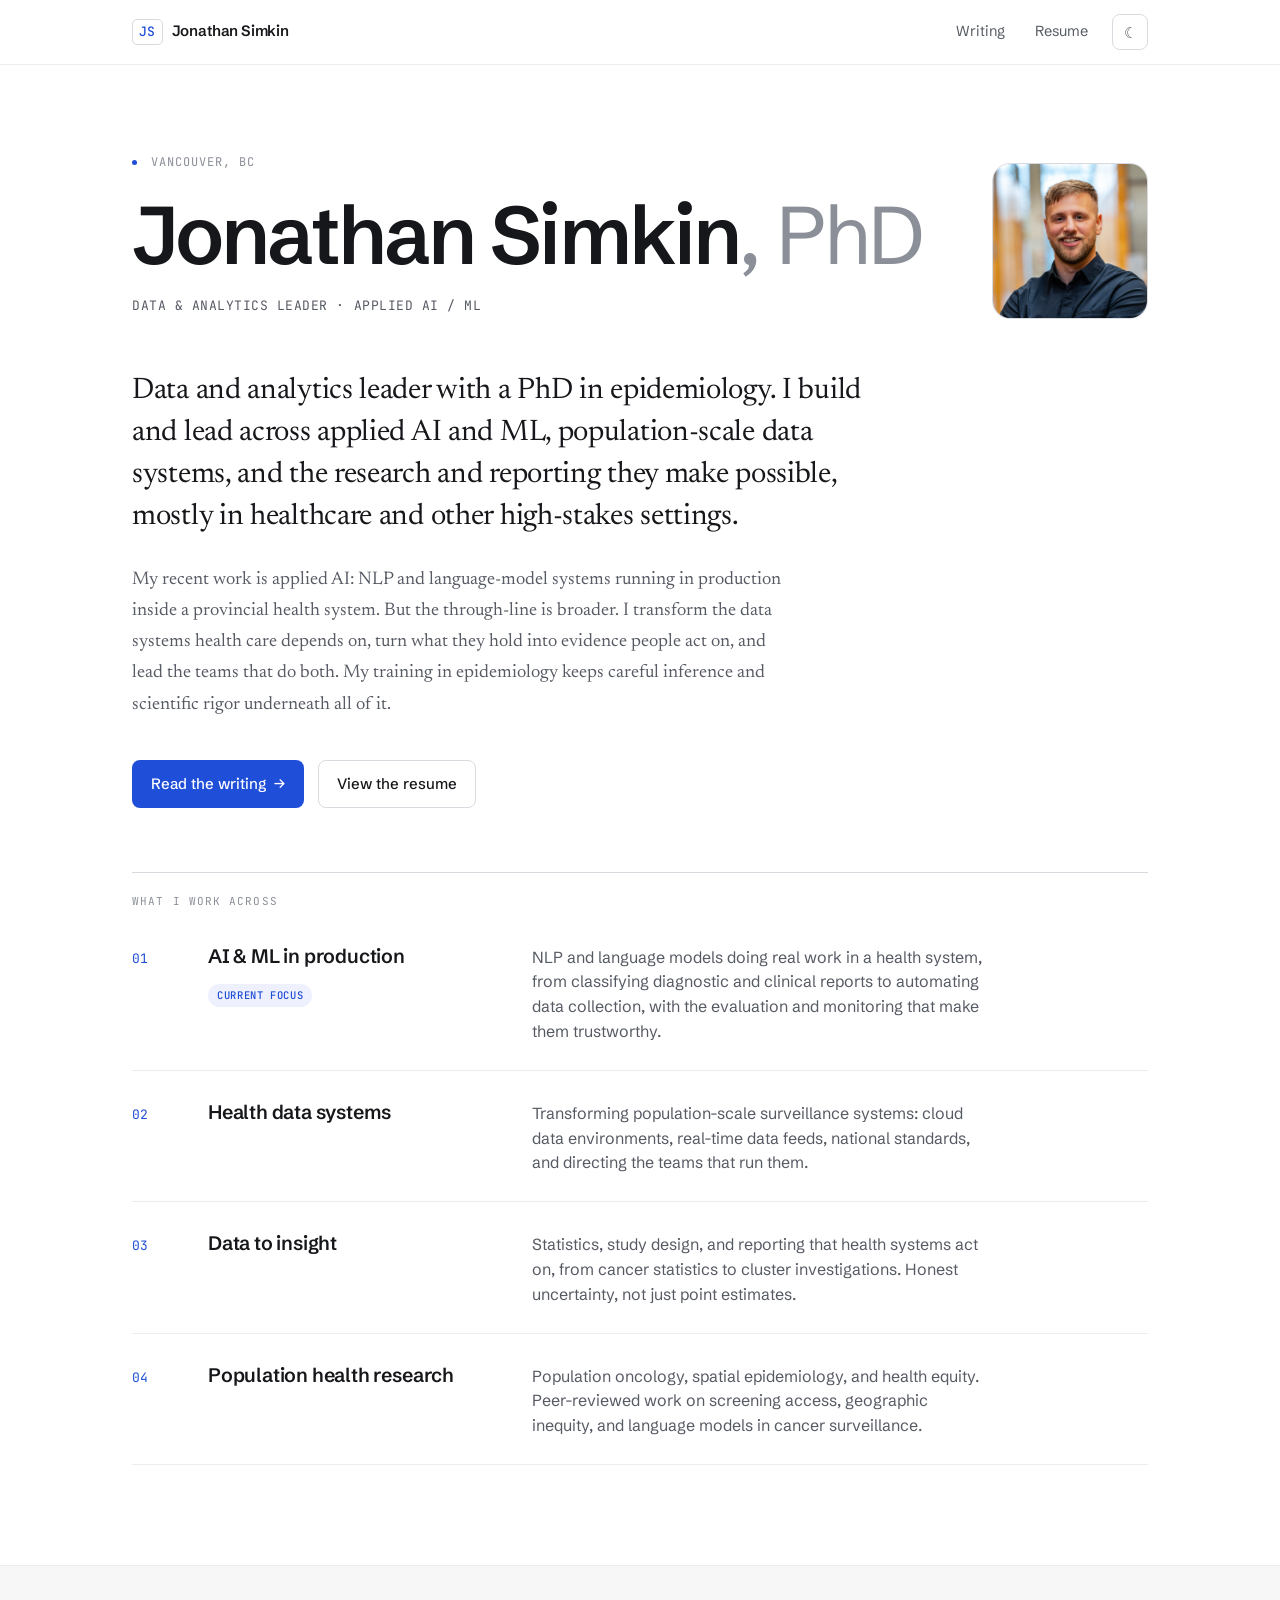
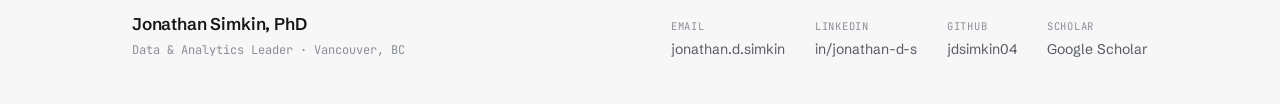
<file: index.html>
<!DOCTYPE html>
<html lang="en" data-theme="light">
<head>
<meta charset="utf-8" />
<meta name="viewport" content="width=device-width, initial-scale=1" />
<title>Jonathan Simkin, PhD – Data &amp; Analytics Leader</title>
<meta name="description" content="Jonathan Simkin, PhD. Data and analytics leader with a PhD in epidemiology. Building and leading across applied AI and ML, population-scale health data systems, and population health research." />
<script>(function(){try{var t=localStorage.getItem('theme');if(!t)t=matchMedia('(prefers-color-scheme: dark)').matches?'dark':'light';document.documentElement.setAttribute('data-theme',t);}catch(e){}})();</script>
<link rel="preconnect" href="https://fonts.googleapis.com" />
<link rel="preconnect" href="https://fonts.gstatic.com" crossorigin />
<link href="https://fonts.googleapis.com/css2?family=Schibsted+Grotesk:wght@400;500;600;700&family=Newsreader:ital,opsz,wght@0,6..72,400;0,6..72,500;1,6..72,400&family=JetBrains+Mono:wght@400;500&display=swap" rel="stylesheet" />
<link rel="stylesheet" href="styles.css" />
</head>
<body>

<header class="site-header">
  <div class="site-header__inner">
    <a class="brand" href="index.html">
      <span class="brand__mono">JS</span>
      <span class="brand__name">Jonathan Simkin</span>
    </a>
    <nav class="nav">
      <a href="writing.html">Writing</a>
      <a href="resume.html">Resume</a>
      <button class="theme-toggle" type="button" aria-label="Toggle dark mode">
        <span class="icon-moon">☾</span>
        <span class="icon-sun">☀</span>
      </button>
    </nav>
  </div>
</header>

<main>
  <section class="wrap masthead">
    <div class="masthead__grid">
      <div class="masthead__text">
        <div class="masthead__eyebrow">
          <span class="masthead__dot"></span>
          <p class="eyebrow">Vancouver, BC</p>
        </div>
        <h1>Jonathan Simkin<span class="phd">, PhD</span></h1>
        <p class="masthead__role">Data &amp; Analytics Leader · Applied AI / ML</p>
      </div>
      <img class="masthead__photo" src="uploads/jonathan-simkin-headshot.png" alt="Portrait of Jonathan Simkin" />
    </div>
  </section>

  <section class="wrap">
    <p class="home-lead">
      Data and analytics leader with a PhD in epidemiology. I build and lead across
      applied AI and ML, population-scale data systems, and the research and reporting
      they make possible, mostly in healthcare and other high-stakes settings.
    </p>
    <p class="home-intro">
      My recent work is applied AI: NLP and language-model systems running in
      production inside a provincial health system. But the through-line is broader.
      I transform the data systems health care depends on, turn what they hold into
      evidence people act on, and lead the teams that do both. My training in
      epidemiology keeps careful inference and scientific rigor underneath all of it.
    </p>
    <div class="home-actions">
      <a class="btn btn--primary" href="writing.html">Read the writing <span class="arr">→</span></a>
      <a class="btn btn--ghost" href="resume.html">View the resume</a>
    </div>

    <ul class="pillars">
      <p class="pillars__cap">What I work across</p>
      <li class="pillars__row">
        <span class="pillars__n">01</span>
        <span class="pillars__k">AI &amp; ML in production <span class="tag">Current focus</span></span>
        <span class="pillars__v">NLP and language models doing real work in a health system, from classifying diagnostic and clinical reports to automating data collection, with the evaluation and monitoring that make them trustworthy.</span>
      </li>
      <li class="pillars__row">
        <span class="pillars__n">02</span>
        <span class="pillars__k">Health data systems</span>
        <span class="pillars__v">Transforming population-scale surveillance systems: cloud data environments, real-time data feeds, national standards, and directing the teams that run them.</span>
      </li>
      <li class="pillars__row">
        <span class="pillars__n">03</span>
        <span class="pillars__k">Data to insight</span>
        <span class="pillars__v">Statistics, study design, and reporting that health systems act on, from cancer statistics to cluster investigations. Honest uncertainty, not just point estimates.</span>
      </li>
      <li class="pillars__row">
        <span class="pillars__n">04</span>
        <span class="pillars__k">Population health research</span>
        <span class="pillars__v">Population oncology, spatial epidemiology, and health equity. Peer-reviewed work on screening access, geographic inequity, and language models in cancer surveillance.</span>
      </li>
    </ul>
  </section>
</main>

<footer class="site-footer">
  <div class="site-footer__inner">
    <div>
      <div class="site-footer__name">Jonathan Simkin, PhD</div>
      <div class="site-footer__meta">Data &amp; Analytics Leader · Vancouver, BC</div>
    </div>
    <ul class="social">
      <li><a href="mailto:jonathan.d.simkin@gmail.com"><span class="social__k">Email</span><span class="social__v">jonathan.d.simkin</span></a></li>
      <li><a href="https://www.linkedin.com/in/jonathan-d-s" target="_blank" rel="noopener"><span class="social__k">LinkedIn</span><span class="social__v">in/jonathan-d-s</span></a></li>
      <li><a href="https://github.com/jdsimkin04" target="_blank" rel="noopener"><span class="social__k">GitHub</span><span class="social__v">jdsimkin04</span></a></li>
      <li><a href="https://scholar.google.ca/citations?user=SehfEC8AAAAJ" target="_blank" rel="noopener"><span class="social__k">Scholar</span><span class="social__v">Google Scholar</span></a></li>
    </ul>
  </div>
</footer>

<script src="js/site.js"></script>
</body>
</html>
</file>
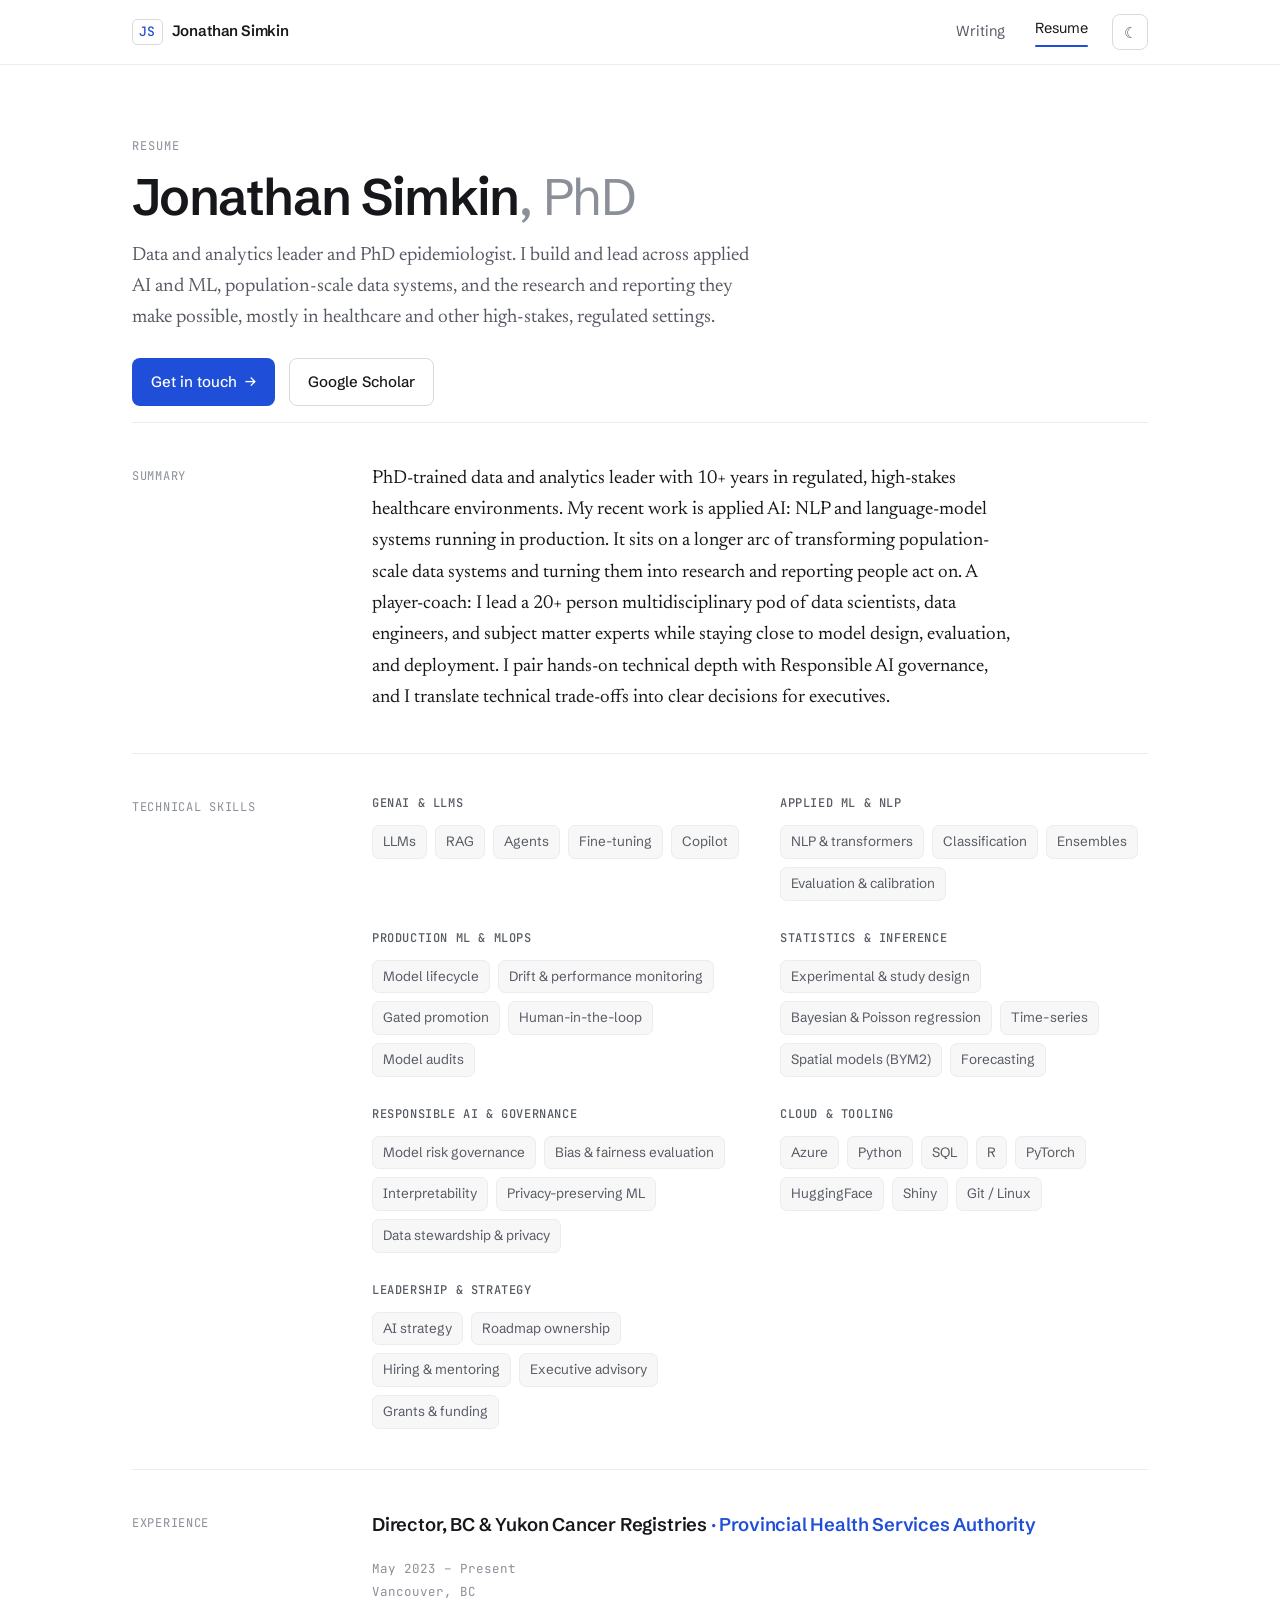
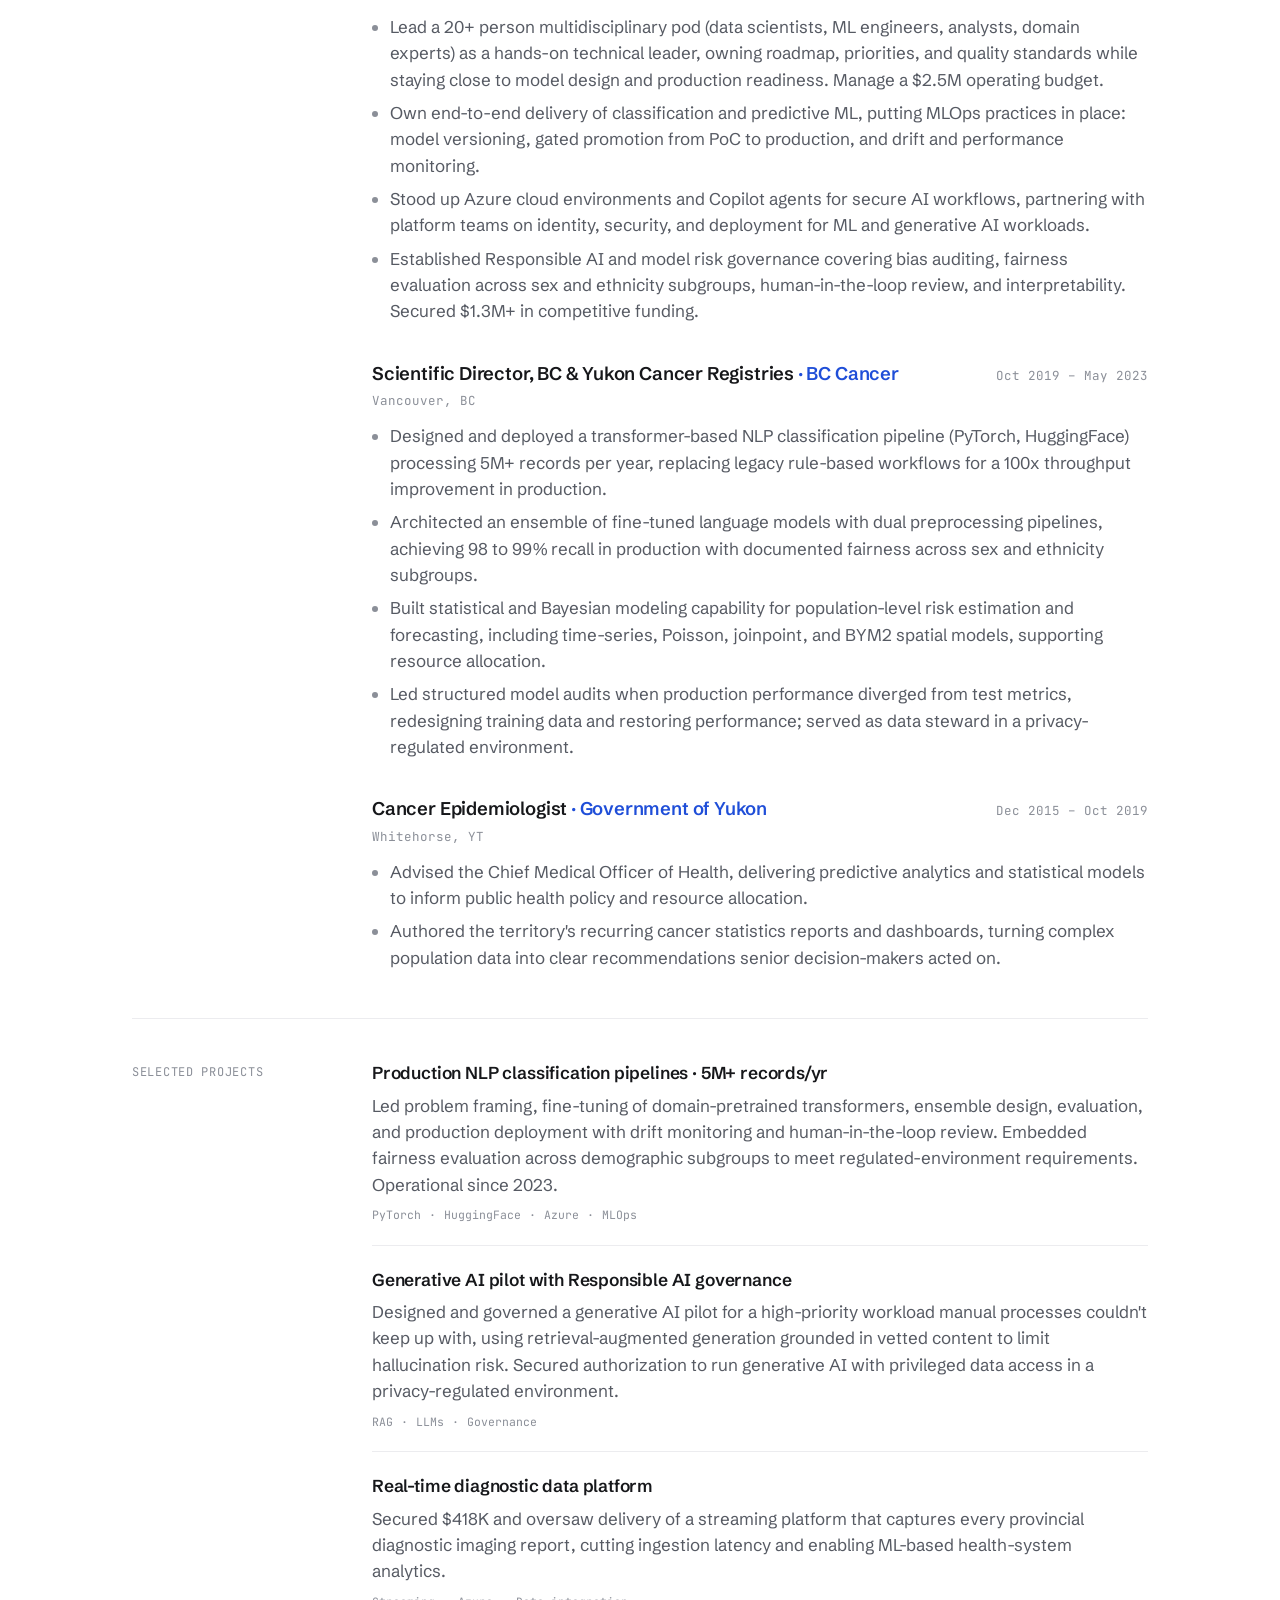
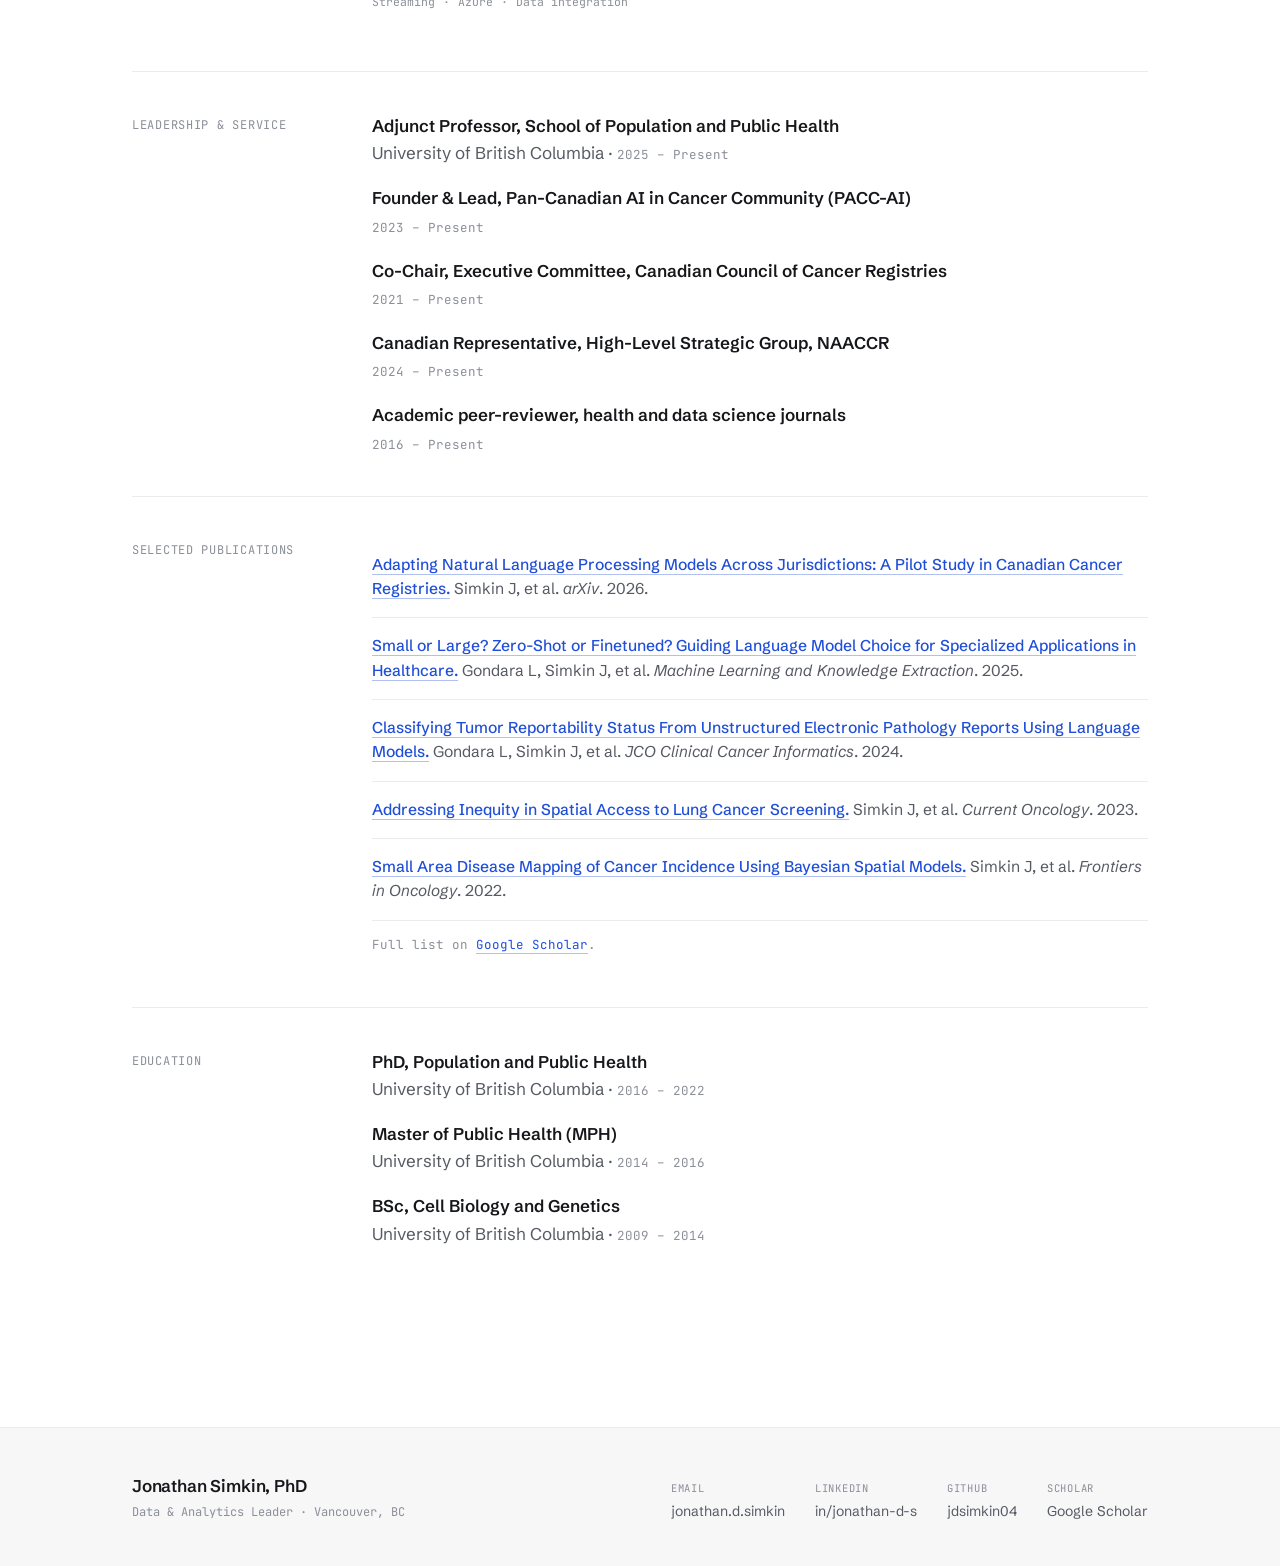
<file: resume.html>
<!DOCTYPE html>
<html lang="en" data-theme="light">
<head>
<meta charset="utf-8" />
<meta name="viewport" content="width=device-width, initial-scale=1" />
<title>Resume – Jonathan Simkin, PhD</title>
<meta name="description" content="Resume of Jonathan Simkin, PhD. Data and analytics leader and epidemiologist, applied AI and ML, healthcare." />
<script>(function(){try{var t=localStorage.getItem('theme');if(!t)t=matchMedia('(prefers-color-scheme: dark)').matches?'dark':'light';document.documentElement.setAttribute('data-theme',t);}catch(e){}})();</script>
<link rel="preconnect" href="https://fonts.googleapis.com" />
<link rel="preconnect" href="https://fonts.gstatic.com" crossorigin />
<link href="https://fonts.googleapis.com/css2?family=Schibsted+Grotesk:wght@400;500;600;700&family=Newsreader:ital,opsz,wght@0,6..72,400;0,6..72,500;1,6..72,400&family=JetBrains+Mono:wght@400;500&display=swap" rel="stylesheet" />
<link rel="stylesheet" href="styles.css" />
</head>
<body>

<header class="site-header">
  <div class="site-header__inner">
    <a class="brand" href="index.html">
      <span class="brand__mono">JS</span>
      <span class="brand__name">Jonathan Simkin</span>
    </a>
    <nav class="nav">
      <a href="writing.html">Writing</a>
      <a href="resume.html" class="is-active">Resume</a>
      <button class="theme-toggle" type="button" aria-label="Toggle dark mode">
        <span class="icon-moon">☾</span>
        <span class="icon-sun">☀</span>
      </button>
    </nav>
  </div>
</header>

<main>
  <section class="wrap page-head">
    <p class="eyebrow">Resume</p>
    <h1>Jonathan Simkin<span class="phd">, PhD</span></h1>
    <p class="page-head__sub">
      Data and analytics leader and PhD epidemiologist. I build and lead across applied
      AI and ML, population-scale data systems, and the research and reporting they make
      possible, mostly in healthcare and other high-stakes, regulated settings.
    </p>
    <div class="home-actions" style="margin-top:24px">
      <a class="btn btn--primary" href="mailto:jonathan.d.simkin@gmail.com">Get in touch <span class="arr">→</span></a>
      <a class="btn btn--ghost" href="https://scholar.google.ca/citations?user=SehfEC8AAAAJ" target="_blank" rel="noopener">Google Scholar</a>
    </div>
  </section>

  <section class="wrap cv">

    <!-- Summary -->
    <div class="cv-section">
      <div class="cv-section__label">Summary</div>
      <div class="cv-section__body">
        <p class="cv-summary">PhD-trained data and analytics leader with 10+ years in regulated, high-stakes healthcare environments. My recent work is applied AI: NLP and language-model systems running in production. It sits on a longer arc of transforming population-scale data systems and turning them into research and reporting people act on. A player-coach: I lead a 20+ person multidisciplinary pod of data scientists, data engineers, and subject matter experts while staying close to model design, evaluation, and deployment. I pair hands-on technical depth with Responsible AI governance, and I translate technical trade-offs into clear decisions for executives.</p>
      </div>
    </div>

    <!-- Skills -->
    <div class="cv-section">
      <div class="cv-section__label">Technical skills</div>
      <div class="cv-section__body">
        <div class="skills-grid">
          <div class="skill-group">
            <h3>GenAI &amp; LLMs</h3>
            <div class="chips">
              <span class="chip">LLMs</span>
              <span class="chip">RAG</span>
              <span class="chip">Agents</span>
              <span class="chip">Fine-tuning</span>
              <span class="chip">Copilot</span>
            </div>
          </div>
          <div class="skill-group">
            <h3>Applied ML &amp; NLP</h3>
            <div class="chips">
              <span class="chip">NLP &amp; transformers</span>
              <span class="chip">Classification</span>
              <span class="chip">Ensembles</span>
              <span class="chip">Evaluation &amp; calibration</span>
            </div>
          </div>
          <div class="skill-group">
            <h3>Production ML &amp; MLOps</h3>
            <div class="chips">
              <span class="chip">Model lifecycle</span>
              <span class="chip">Drift &amp; performance monitoring</span>
              <span class="chip">Gated promotion</span>
              <span class="chip">Human-in-the-loop</span>
              <span class="chip">Model audits</span>
            </div>
          </div>
          <div class="skill-group">
            <h3>Statistics &amp; inference</h3>
            <div class="chips">
              <span class="chip">Experimental &amp; study design</span>
              <span class="chip">Bayesian &amp; Poisson regression</span>
              <span class="chip">Time-series</span>
              <span class="chip">Spatial models (BYM2)</span>
              <span class="chip">Forecasting</span>
            </div>
          </div>
          <div class="skill-group">
            <h3>Responsible AI &amp; governance</h3>
            <div class="chips">
              <span class="chip">Model risk governance</span>
              <span class="chip">Bias &amp; fairness evaluation</span>
              <span class="chip">Interpretability</span>
              <span class="chip">Privacy-preserving ML</span>
              <span class="chip">Data stewardship &amp; privacy</span>
            </div>
          </div>
          <div class="skill-group">
            <h3>Cloud &amp; tooling</h3>
            <div class="chips">
              <span class="chip">Azure</span>
              <span class="chip">Python</span>
              <span class="chip">SQL</span>
              <span class="chip">R</span>
              <span class="chip">PyTorch</span>
              <span class="chip">HuggingFace</span>
              <span class="chip">Shiny</span>
              <span class="chip">Git / Linux</span>
            </div>
          </div>
          <div class="skill-group">
            <h3>Leadership &amp; strategy</h3>
            <div class="chips">
              <span class="chip">AI strategy</span>
              <span class="chip">Roadmap ownership</span>
              <span class="chip">Hiring &amp; mentoring</span>
              <span class="chip">Executive advisory</span>
              <span class="chip">Grants &amp; funding</span>
            </div>
          </div>
        </div>
      </div>
    </div>

    <!-- Experience -->
    <div class="cv-section">
      <div class="cv-section__label">Experience</div>
      <div class="cv-section__body">

        <div class="role">
          <div class="role__head">
            <h3 class="role__title">Director, BC &amp; Yukon Cancer Registries <span class="role__org">· Provincial Health Services Authority</span></h3>
            <span class="role__when">May 2023 – Present</span>
          </div>
          <div class="role__where">Vancouver, BC</div>
          <ul>
            <li>Lead a 20+ person multidisciplinary pod (data scientists, ML engineers, analysts, domain experts) as a hands-on technical leader, owning roadmap, priorities, and quality standards while staying close to model design and production readiness. Manage a $2.5M operating budget.</li>
            <li>Own end-to-end delivery of classification and predictive ML, putting MLOps practices in place: model versioning, gated promotion from PoC to production, and drift and performance monitoring.</li>
            <li>Stood up Azure cloud environments and Copilot agents for secure AI workflows, partnering with platform teams on identity, security, and deployment for ML and generative AI workloads.</li>
            <li>Established Responsible AI and model risk governance covering bias auditing, fairness evaluation across sex and ethnicity subgroups, human-in-the-loop review, and interpretability. Secured $1.3M+ in competitive funding.</li>
          </ul>
        </div>

        <div class="role">
          <div class="role__head">
            <h3 class="role__title">Scientific Director, BC &amp; Yukon Cancer Registries <span class="role__org">· BC Cancer</span></h3>
            <span class="role__when">Oct 2019 – May 2023</span>
          </div>
          <div class="role__where">Vancouver, BC</div>
          <ul>
            <li>Designed and deployed a transformer-based NLP classification pipeline (PyTorch, HuggingFace) processing 5M+ records per year, replacing legacy rule-based workflows for a 100x throughput improvement in production.</li>
            <li>Architected an ensemble of fine-tuned language models with dual preprocessing pipelines, achieving 98 to 99% recall in production with documented fairness across sex and ethnicity subgroups.</li>
            <li>Built statistical and Bayesian modeling capability for population-level risk estimation and forecasting, including time-series, Poisson, joinpoint, and BYM2 spatial models, supporting resource allocation.</li>
            <li>Led structured model audits when production performance diverged from test metrics, redesigning training data and restoring performance; served as data steward in a privacy-regulated environment.</li>
          </ul>
        </div>

        <div class="role">
          <div class="role__head">
            <h3 class="role__title">Cancer Epidemiologist <span class="role__org">· Government of Yukon</span></h3>
            <span class="role__when">Dec 2015 – Oct 2019</span>
          </div>
          <div class="role__where">Whitehorse, YT</div>
          <ul>
            <li>Advised the Chief Medical Officer of Health, delivering predictive analytics and statistical models to inform public health policy and resource allocation.</li>
            <li>Authored the territory's recurring cancer statistics reports and dashboards, turning complex population data into clear recommendations senior decision-makers acted on.</li>
          </ul>
        </div>

      </div>
    </div>

    <!-- Selected projects -->
    <div class="cv-section">
      <div class="cv-section__label">Selected projects</div>
      <div class="cv-section__body">
        <div class="proj">
          <h3>Production NLP classification pipelines · 5M+ records/yr</h3>
          <p>Led problem framing, fine-tuning of domain-pretrained transformers, ensemble design, evaluation, and production deployment with drift monitoring and human-in-the-loop review. Embedded fairness evaluation across demographic subgroups to meet regulated-environment requirements. Operational since 2023.</p>
          <div class="proj__stack"><span>PyTorch</span><span>·</span><span>HuggingFace</span><span>·</span><span>Azure</span><span>·</span><span>MLOps</span></div>
        </div>
        <div class="proj">
          <h3>Generative AI pilot with Responsible AI governance</h3>
          <p>Designed and governed a generative AI pilot for a high-priority workload manual processes couldn't keep up with, using retrieval-augmented generation grounded in vetted content to limit hallucination risk. Secured authorization to run generative AI with privileged data access in a privacy-regulated environment.</p>
          <div class="proj__stack"><span>RAG</span><span>·</span><span>LLMs</span><span>·</span><span>Governance</span></div>
        </div>
        <div class="proj">
          <h3>Real-time diagnostic data platform</h3>
          <p>Secured $418K and oversaw delivery of a streaming platform that captures every provincial diagnostic imaging report, cutting ingestion latency and enabling ML-based health-system analytics.</p>
          <div class="proj__stack"><span>Streaming</span><span>·</span><span>Azure</span><span>·</span><span>Data integration</span></div>
        </div>
      </div>
    </div>

    <!-- Leadership & service -->
    <div class="cv-section">
      <div class="cv-section__label">Leadership &amp; service</div>
      <div class="cv-section__body">
        <div class="edu">
          <div class="edu__deg">Adjunct Professor, School of Population and Public Health</div>
          <div class="edu__org">University of British Columbia · <span class="edu__when">2025 – Present</span></div>
        </div>
        <div class="edu">
          <div class="edu__deg">Founder &amp; Lead, Pan-Canadian AI in Cancer Community (PACC-AI)</div>
          <div class="edu__org"><span class="edu__when">2023 – Present</span></div>
        </div>
        <div class="edu">
          <div class="edu__deg">Co-Chair, Executive Committee, Canadian Council of Cancer Registries</div>
          <div class="edu__org"><span class="edu__when">2021 – Present</span></div>
        </div>
        <div class="edu">
          <div class="edu__deg">Canadian Representative, High-Level Strategic Group, NAACCR</div>
          <div class="edu__org"><span class="edu__when">2024 – Present</span></div>
        </div>
        <div class="edu">
          <div class="edu__deg">Academic peer-reviewer, health and data science journals</div>
          <div class="edu__org"><span class="edu__when">2016 – Present</span></div>
        </div>
      </div>
    </div>

    <!-- Publications -->
    <div class="cv-section">
      <div class="cv-section__label">Selected publications</div>
      <div class="cv-section__body">
        <div class="pub">
          <p><span class="pub__title"><a class="textlink" href="https://arxiv.org/abs/2601.00787" target="_blank" rel="noopener">Adapting Natural Language Processing Models Across Jurisdictions: A Pilot Study in Canadian Cancer Registries.</a></span> Simkin J, et al. <span class="pub__venue">arXiv</span>. 2026.</p>
        </div>
        <div class="pub">
          <p><span class="pub__title"><a class="textlink" href="https://www.mdpi.com/2504-4990/7/4/121" target="_blank" rel="noopener">Small or Large? Zero-Shot or Finetuned? Guiding Language Model Choice for Specialized Applications in Healthcare.</a></span> Gondara L, Simkin J, et al. <span class="pub__venue">Machine Learning and Knowledge Extraction</span>. 2025.</p>
        </div>
        <div class="pub">
          <p><span class="pub__title"><a class="textlink" href="https://ascopubs.org/doi/10.1200/CCI.24.00110" target="_blank" rel="noopener">Classifying Tumor Reportability Status From Unstructured Electronic Pathology Reports Using Language Models.</a></span> Gondara L, Simkin J, et al. <span class="pub__venue">JCO Clinical Cancer Informatics</span>. 2024.</p>
        </div>
        <div class="pub">
          <p><span class="pub__title"><a class="textlink" href="https://www.mdpi.com/1718-7729/30/9/586" target="_blank" rel="noopener">Addressing Inequity in Spatial Access to Lung Cancer Screening.</a></span> Simkin J, et al. <span class="pub__venue">Current Oncology</span>. 2023.</p>
        </div>
        <div class="pub">
          <p><span class="pub__title"><a class="textlink" href="https://www.frontiersin.org/journals/oncology/articles/10.3389/fonc.2022.833265/full" target="_blank" rel="noopener">Small Area Disease Mapping of Cancer Incidence Using Bayesian Spatial Models.</a></span> Simkin J, et al. <span class="pub__venue">Frontiers in Oncology</span>. 2022.</p>
        </div>
        <p class="role__where" style="margin-top:14px">Full list on <a class="textlink" href="https://scholar.google.ca/citations?user=SehfEC8AAAAJ" target="_blank" rel="noopener">Google Scholar</a>.</p>
      </div>
    </div>

    <!-- Education -->
    <div class="cv-section">
      <div class="cv-section__label">Education</div>
      <div class="cv-section__body">
        <div class="edu">
          <div class="edu__deg">PhD, Population and Public Health</div>
          <div class="edu__org">University of British Columbia · <span class="edu__when">2016 – 2022</span></div>
        </div>
        <div class="edu">
          <div class="edu__deg">Master of Public Health (MPH)</div>
          <div class="edu__org">University of British Columbia · <span class="edu__when">2014 – 2016</span></div>
        </div>
        <div class="edu">
          <div class="edu__deg">BSc, Cell Biology and Genetics</div>
          <div class="edu__org">University of British Columbia · <span class="edu__when">2009 – 2014</span></div>
        </div>
      </div>
    </div>

  </section>
</main>

<footer class="site-footer">
  <div class="site-footer__inner">
    <div>
      <div class="site-footer__name">Jonathan Simkin, PhD</div>
      <div class="site-footer__meta">Data &amp; Analytics Leader · Vancouver, BC</div>
    </div>
    <ul class="social">
      <li><a href="mailto:jonathan.d.simkin@gmail.com"><span class="social__k">Email</span><span class="social__v">jonathan.d.simkin</span></a></li>
      <li><a href="https://www.linkedin.com/in/jonathan-d-s" target="_blank" rel="noopener"><span class="social__k">LinkedIn</span><span class="social__v">in/jonathan-d-s</span></a></li>
      <li><a href="https://github.com/jdsimkin04" target="_blank" rel="noopener"><span class="social__k">GitHub</span><span class="social__v">jdsimkin04</span></a></li>
      <li><a href="https://scholar.google.ca/citations?user=SehfEC8AAAAJ" target="_blank" rel="noopener"><span class="social__k">Scholar</span><span class="social__v">Google Scholar</span></a></li>
    </ul>
  </div>
</footer>

<script src="js/site.js"></script>
</body>
</html>
</file>
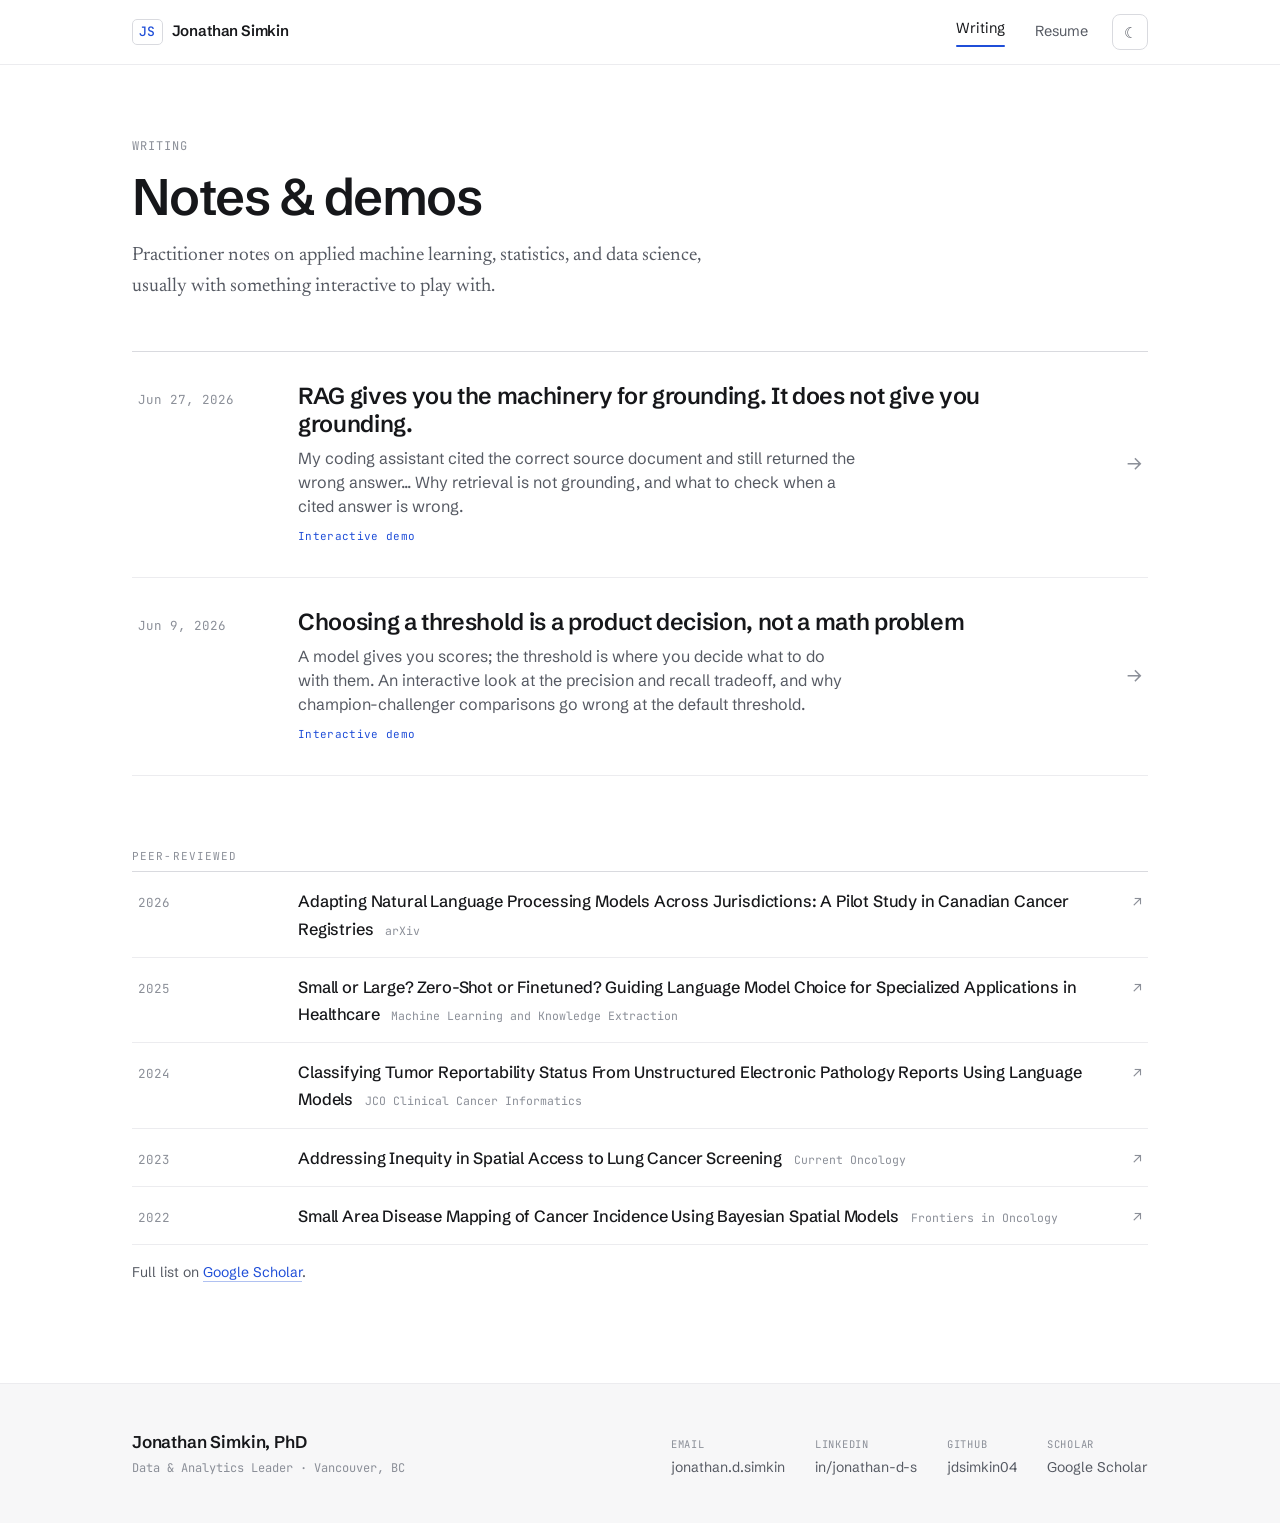
<file: writing.html>
<!DOCTYPE html>
<html lang="en" data-theme="light">
<head>
<meta charset="utf-8" />
<meta name="viewport" content="width=device-width, initial-scale=1" />
<title>Writing – Jonathan Simkin, PhD</title>
<meta name="description" content="Short posts and interactive demos on applied machine learning, statistics, and data science by Jonathan Simkin." />
<script>(function(){try{var t=localStorage.getItem('theme');if(!t)t=matchMedia('(prefers-color-scheme: dark)').matches?'dark':'light';document.documentElement.setAttribute('data-theme',t);}catch(e){}})();</script>
<link rel="preconnect" href="https://fonts.googleapis.com" />
<link rel="preconnect" href="https://fonts.gstatic.com" crossorigin />
<link href="https://fonts.googleapis.com/css2?family=Schibsted+Grotesk:wght@400;500;600;700&family=Newsreader:ital,opsz,wght@0,6..72,400;0,6..72,500;1,6..72,400&family=JetBrains+Mono:wght@400;500&display=swap" rel="stylesheet" />
<link rel="stylesheet" href="styles.css" />
</head>
<body>

<header class="site-header">
  <div class="site-header__inner">
    <a class="brand" href="index.html">
      <span class="brand__mono">JS</span>
      <span class="brand__name">Jonathan Simkin</span>
    </a>
    <nav class="nav">
      <a href="writing.html" class="is-active">Writing</a>
      <a href="resume.html">Resume</a>
      <button class="theme-toggle" type="button" aria-label="Toggle dark mode">
        <span class="icon-moon">☾</span>
        <span class="icon-sun">☀</span>
      </button>
    </nav>
  </div>
</header>

<main>
  <section class="wrap page-head">
    <p class="eyebrow">Writing</p>
    <h1>Notes &amp; demos</h1>
    <p class="page-head__sub">
      Practitioner notes on applied machine learning, statistics, and data science, usually with something interactive to play with.
    </p>
  </section>

  <section class="wrap">
    <ul class="post-list">
      <li class="post-card">
        <a href="posts/rag-knowledge-conflict.html">
          <span class="post-card__date">Jun 27, 2026</span>
          <span>
            <span class="post-card__title">RAG gives you the machinery for grounding. It does not give you grounding.</span>
            <span class="post-card__desc">My coding assistant cited the correct source document and still returned the wrong answer... Why retrieval is not grounding, and what to check when a cited answer is wrong.</span>
            <span class="post-card__tag">Interactive demo</span>
          </span>
          <span class="post-card__arr">→</span>
        </a>
      </li>
      <li class="post-card">
        <a href="posts/precision-recall-threshold.html">
          <span class="post-card__date">Jun 9, 2026</span>
          <span>
            <span class="post-card__title">Choosing a threshold is a product decision, not a math problem</span>
            <span class="post-card__desc">A model gives you scores; the threshold is where you decide what to do with them. An interactive look at the precision and recall tradeoff, and why champion-challenger comparisons go wrong at the default threshold.</span>
            <span class="post-card__tag">Interactive demo</span>
          </span>
          <span class="post-card__arr">→</span>
        </a>
      </li>

    </ul>
  </section>

  <section class="wrap pubs">
    <p class="pubs__cap">Peer-reviewed</p>
    <ul class="publist">
      <li class="publist__row">
        <a href="https://arxiv.org/abs/2601.00787" target="_blank" rel="noopener">
          <span class="publist__year">2026</span>
          <span class="publist__main"><span class="publist__title">Adapting Natural Language Processing Models Across Jurisdictions: A Pilot Study in Canadian Cancer Registries</span> <span class="publist__venue">arXiv</span></span>
          <span class="publist__arr">↗</span>
        </a>
      </li>
      <li class="publist__row">
        <a href="https://www.mdpi.com/2504-4990/7/4/121" target="_blank" rel="noopener">
          <span class="publist__year">2025</span>
          <span class="publist__main"><span class="publist__title">Small or Large? Zero-Shot or Finetuned? Guiding Language Model Choice for Specialized Applications in Healthcare</span> <span class="publist__venue">Machine Learning and Knowledge Extraction</span></span>
          <span class="publist__arr">↗</span>
        </a>
      </li>
      <li class="publist__row">
        <a href="https://ascopubs.org/doi/10.1200/CCI.24.00110" target="_blank" rel="noopener">
          <span class="publist__year">2024</span>
          <span class="publist__main"><span class="publist__title">Classifying Tumor Reportability Status From Unstructured Electronic Pathology Reports Using Language Models</span> <span class="publist__venue">JCO Clinical Cancer Informatics</span></span>
          <span class="publist__arr">↗</span>
        </a>
      </li>
      <li class="publist__row">
        <a href="https://www.mdpi.com/1718-7729/30/9/586" target="_blank" rel="noopener">
          <span class="publist__year">2023</span>
          <span class="publist__main"><span class="publist__title">Addressing Inequity in Spatial Access to Lung Cancer Screening</span> <span class="publist__venue">Current Oncology</span></span>
          <span class="publist__arr">↗</span>
        </a>
      </li>
      <li class="publist__row">
        <a href="https://www.frontiersin.org/journals/oncology/articles/10.3389/fonc.2022.833265/full" target="_blank" rel="noopener">
          <span class="publist__year">2022</span>
          <span class="publist__main"><span class="publist__title">Small Area Disease Mapping of Cancer Incidence Using Bayesian Spatial Models</span> <span class="publist__venue">Frontiers in Oncology</span></span>
          <span class="publist__arr">↗</span>
        </a>
      </li>
    </ul>
    <p class="pubs__more">Full list on <a class="textlink" href="https://scholar.google.ca/citations?user=SehfEC8AAAAJ" target="_blank" rel="noopener">Google Scholar</a>.</p>
  </section>
</main>

<footer class="site-footer">
  <div class="site-footer__inner">
    <div>
      <div class="site-footer__name">Jonathan Simkin, PhD</div>
      <div class="site-footer__meta">Data &amp; Analytics Leader · Vancouver, BC</div>
    </div>
    <ul class="social">
      <li><a href="mailto:jonathan.d.simkin@gmail.com"><span class="social__k">Email</span><span class="social__v">jonathan.d.simkin</span></a></li>
      <li><a href="https://www.linkedin.com/in/jonathan-d-s" target="_blank" rel="noopener"><span class="social__k">LinkedIn</span><span class="social__v">in/jonathan-d-s</span></a></li>
      <li><a href="https://github.com/jdsimkin04" target="_blank" rel="noopener"><span class="social__k">GitHub</span><span class="social__v">jdsimkin04</span></a></li>
      <li><a href="https://scholar.google.ca/citations?user=SehfEC8AAAAJ" target="_blank" rel="noopener"><span class="social__k">Scholar</span><span class="social__v">Google Scholar</span></a></li>
    </ul>
  </div>
</footer>

<script src="js/site.js"></script>
</body>
</html>
</file>
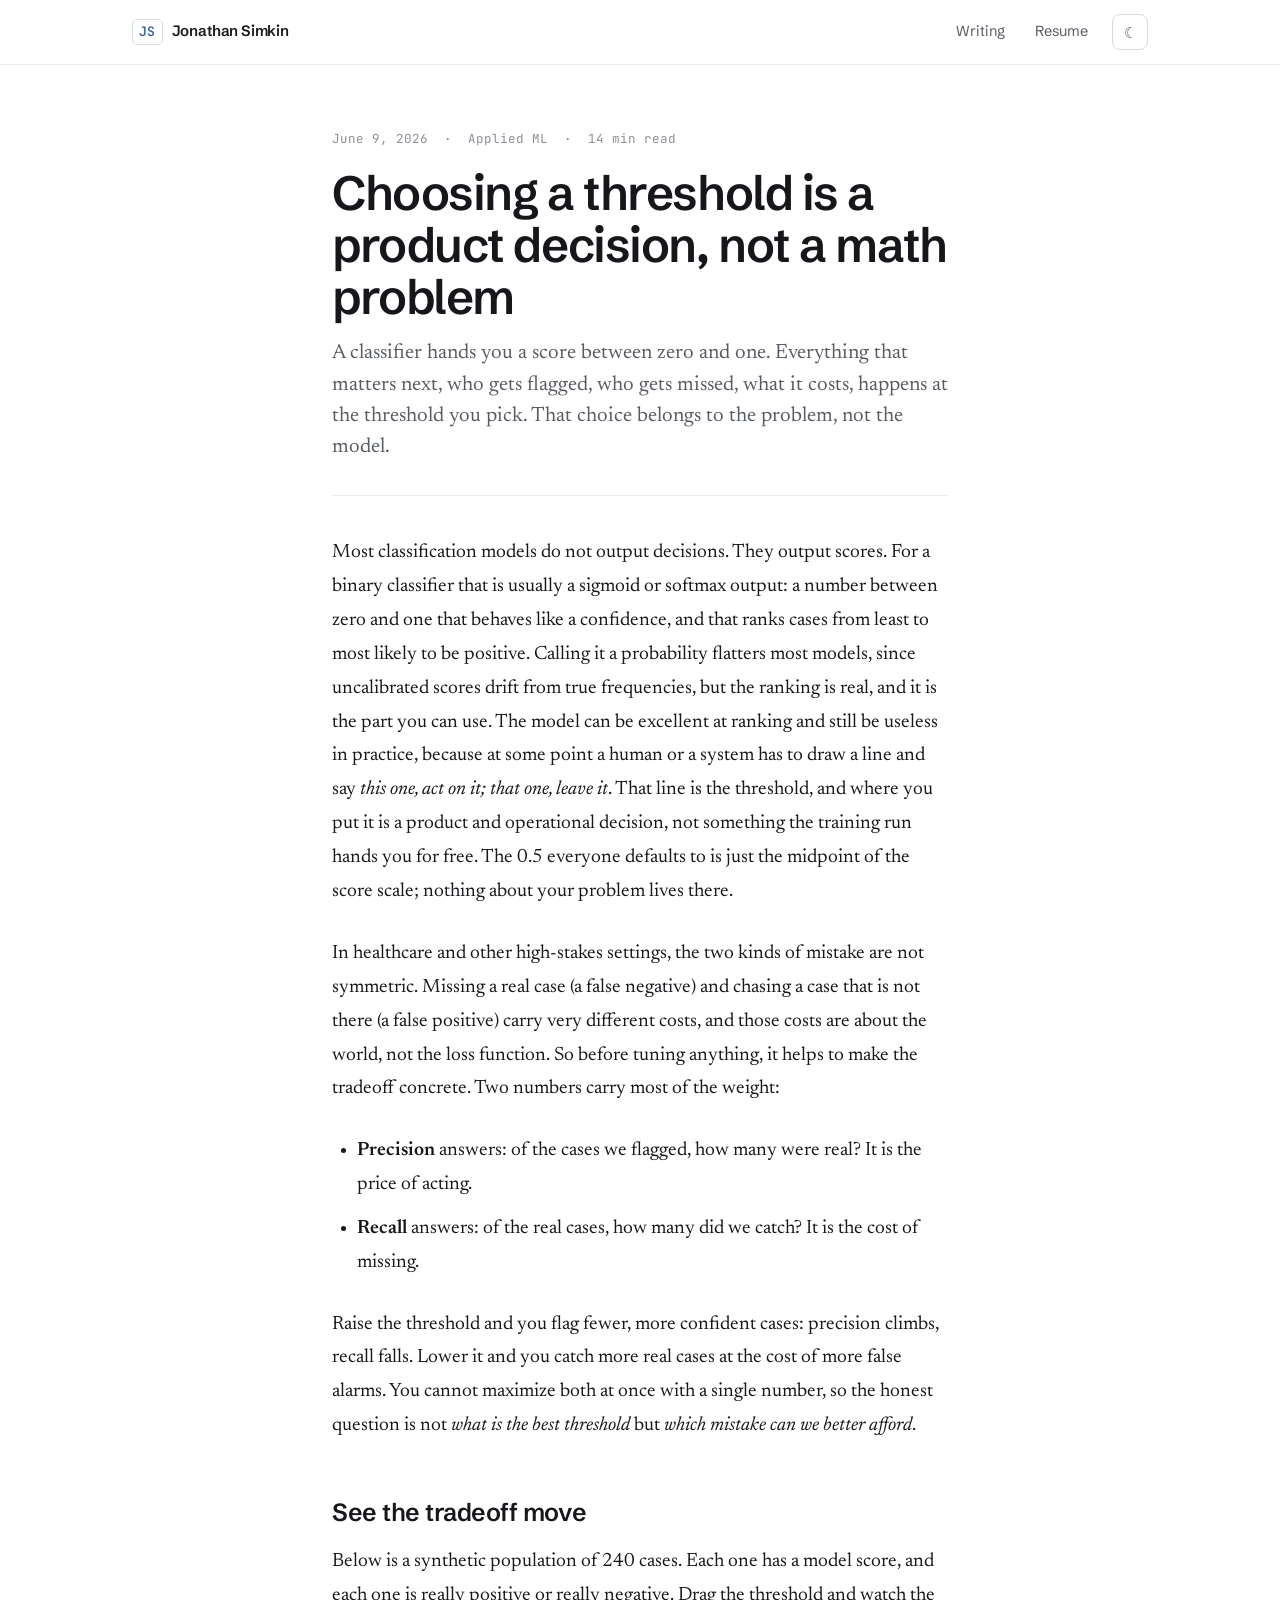
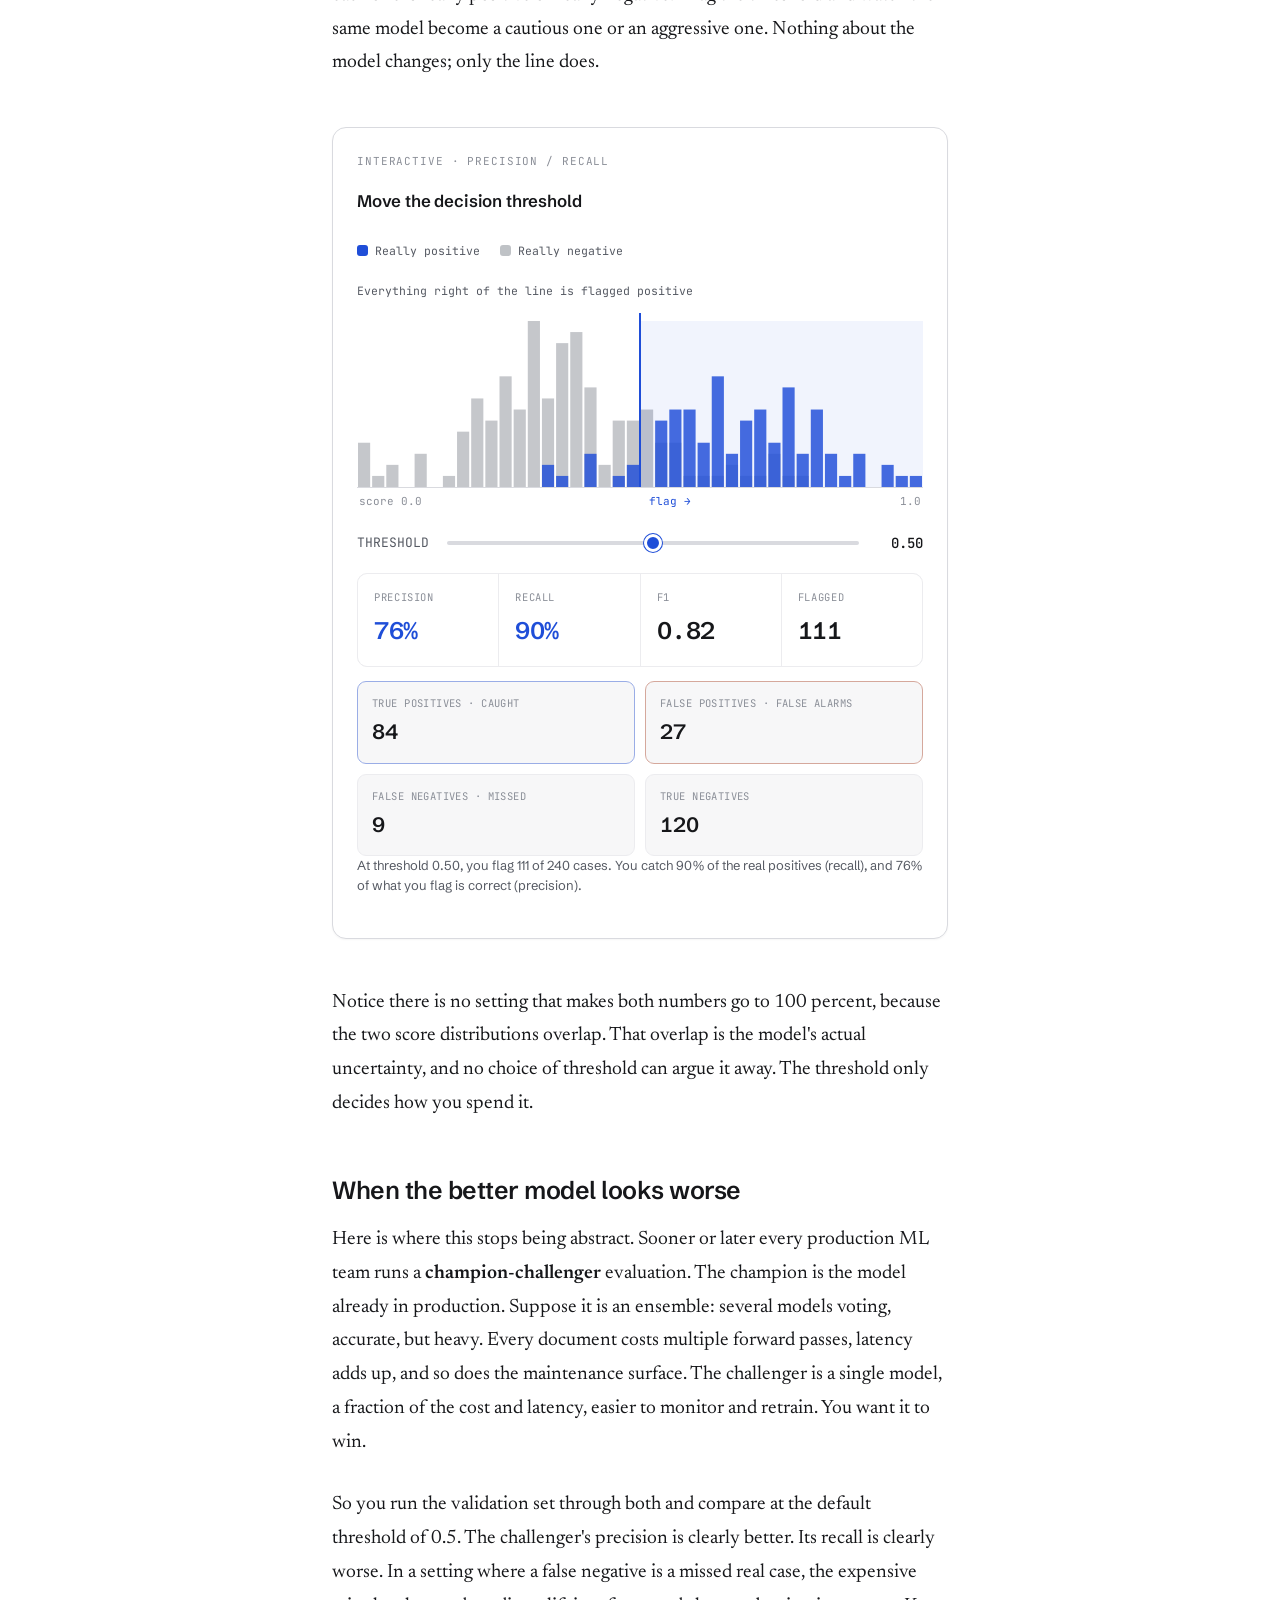
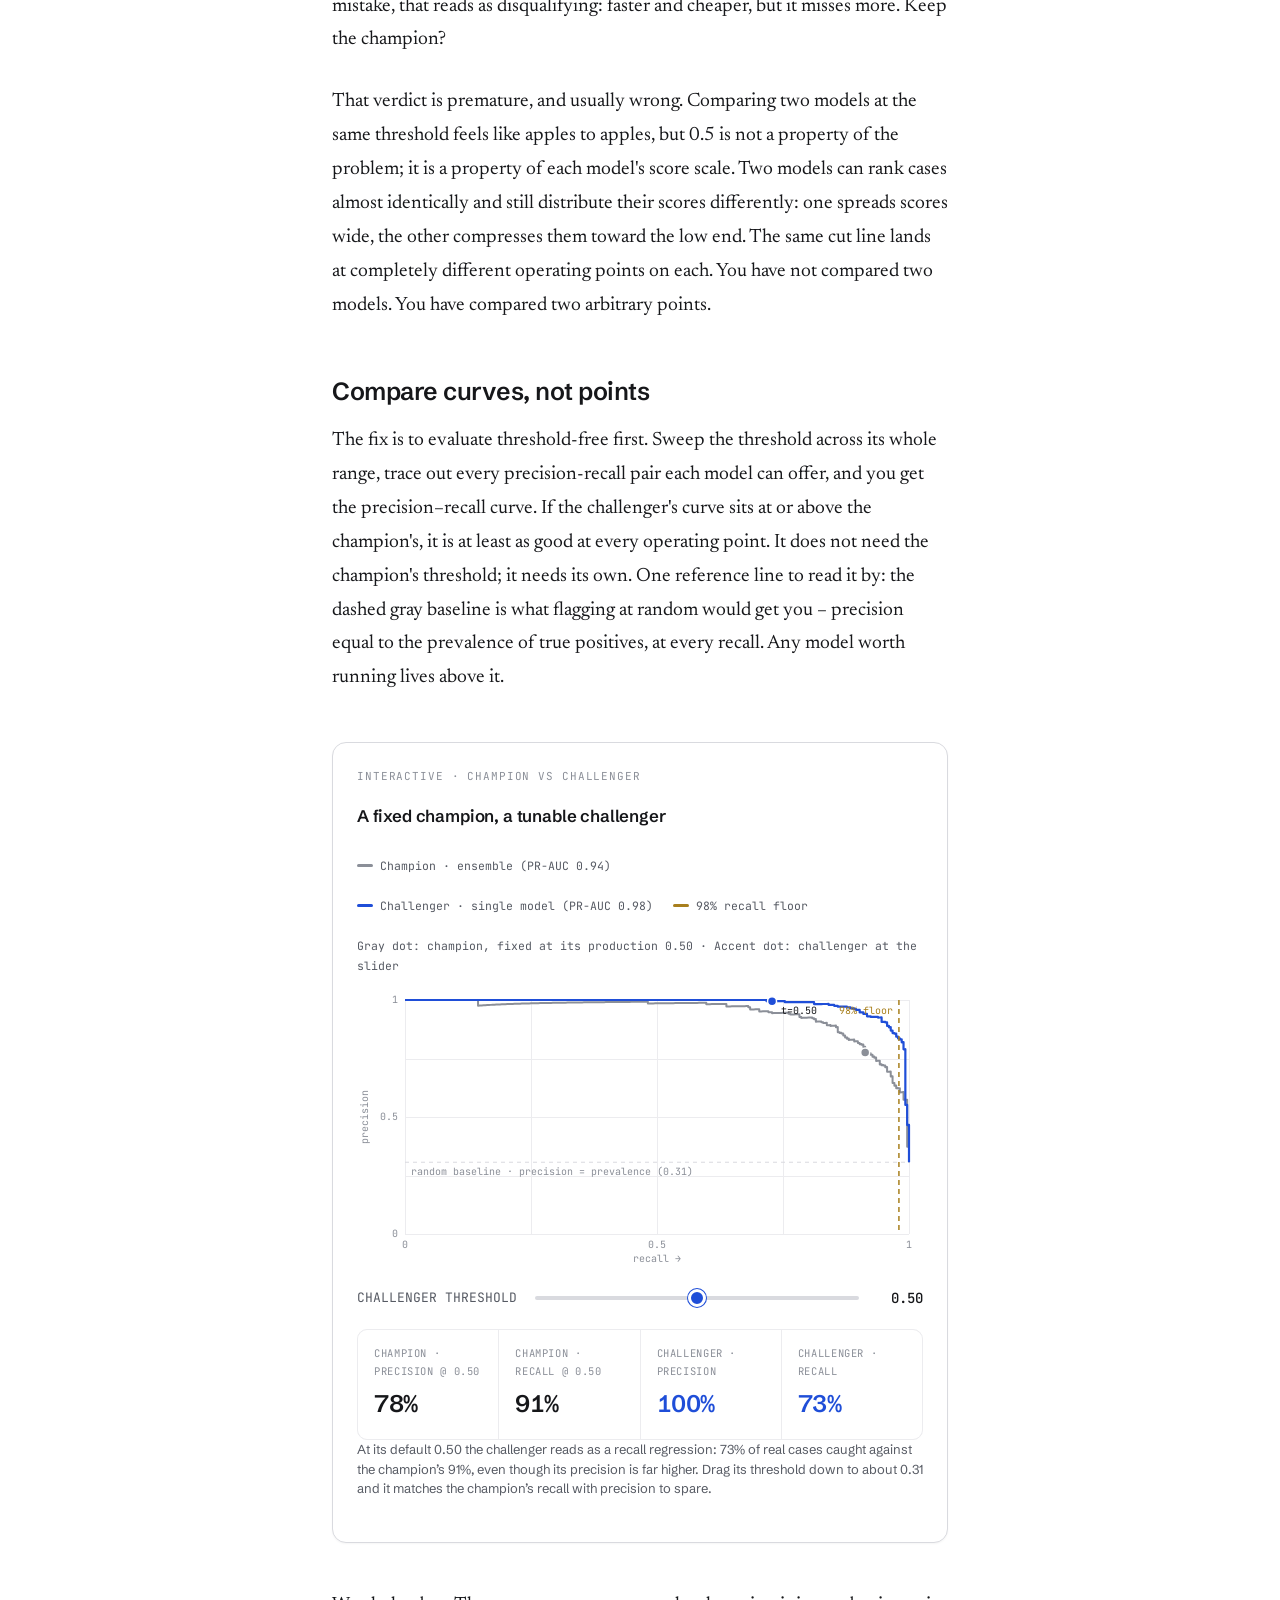
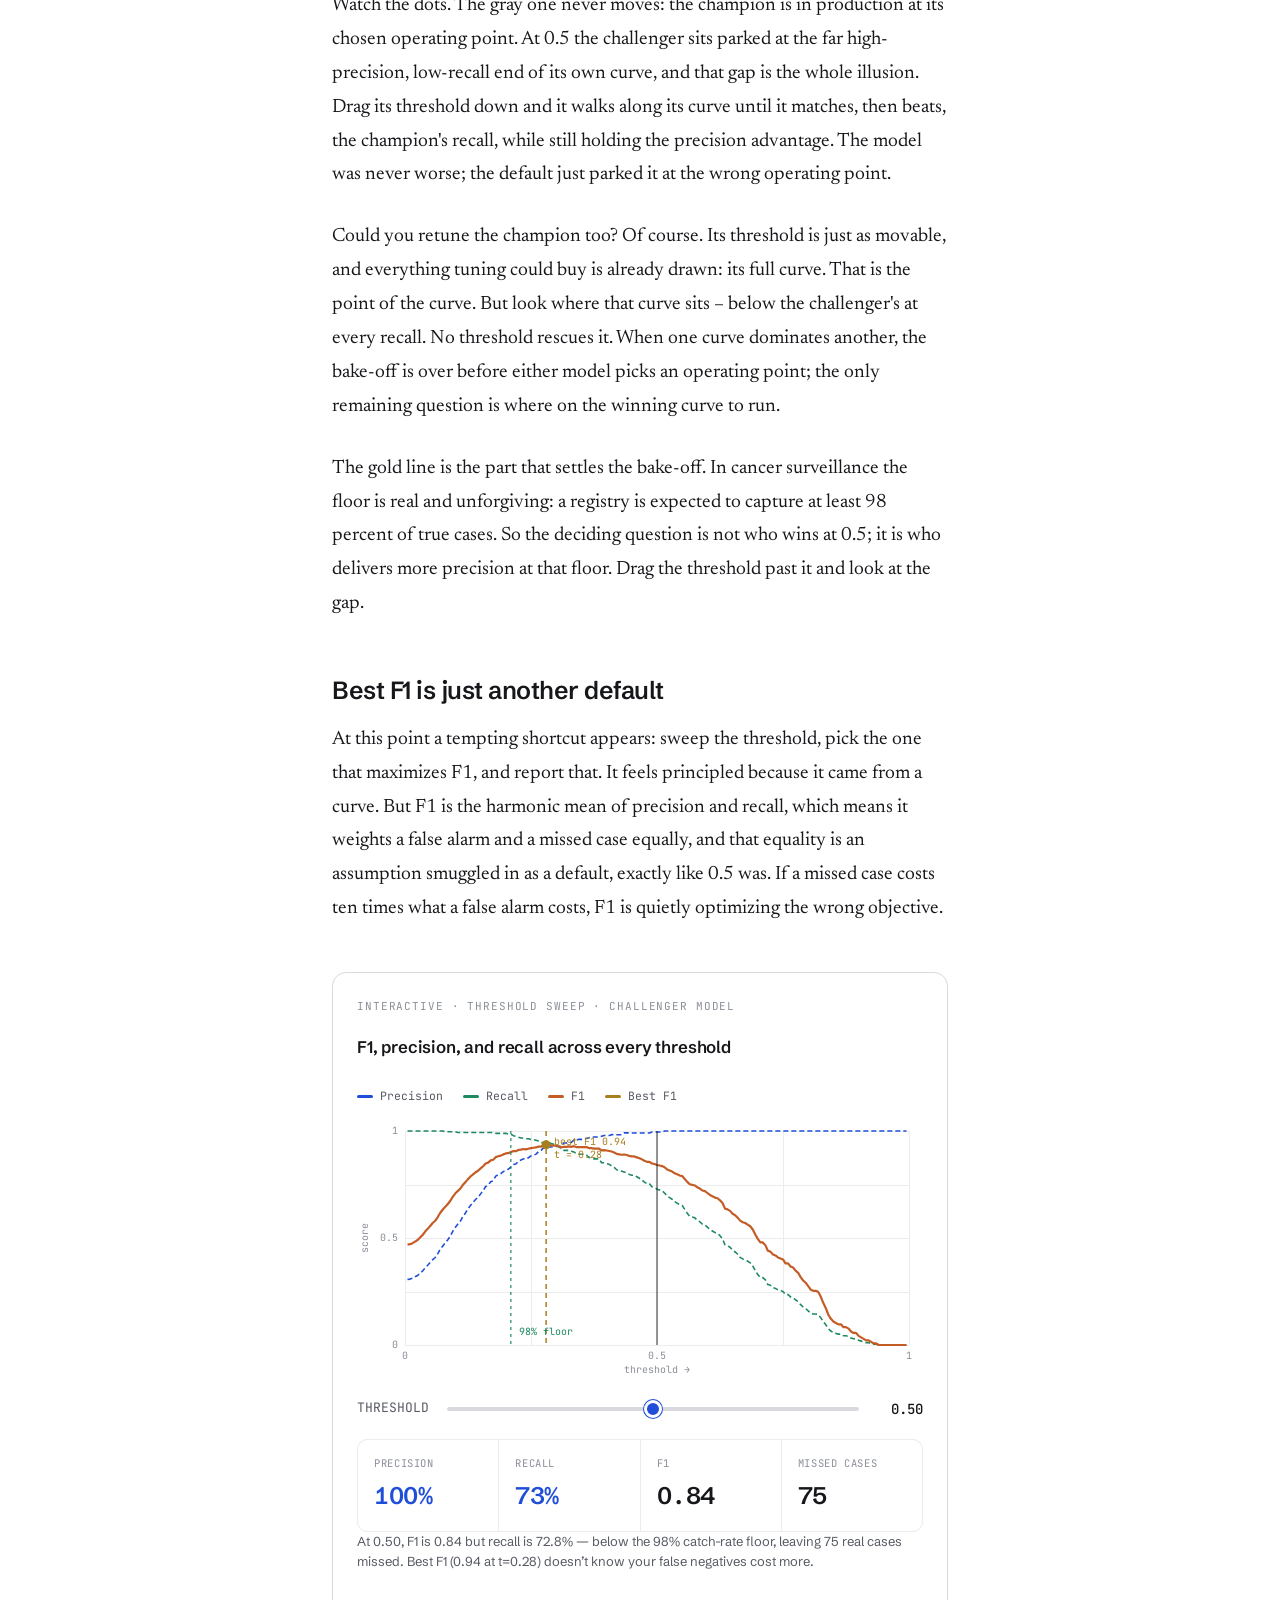
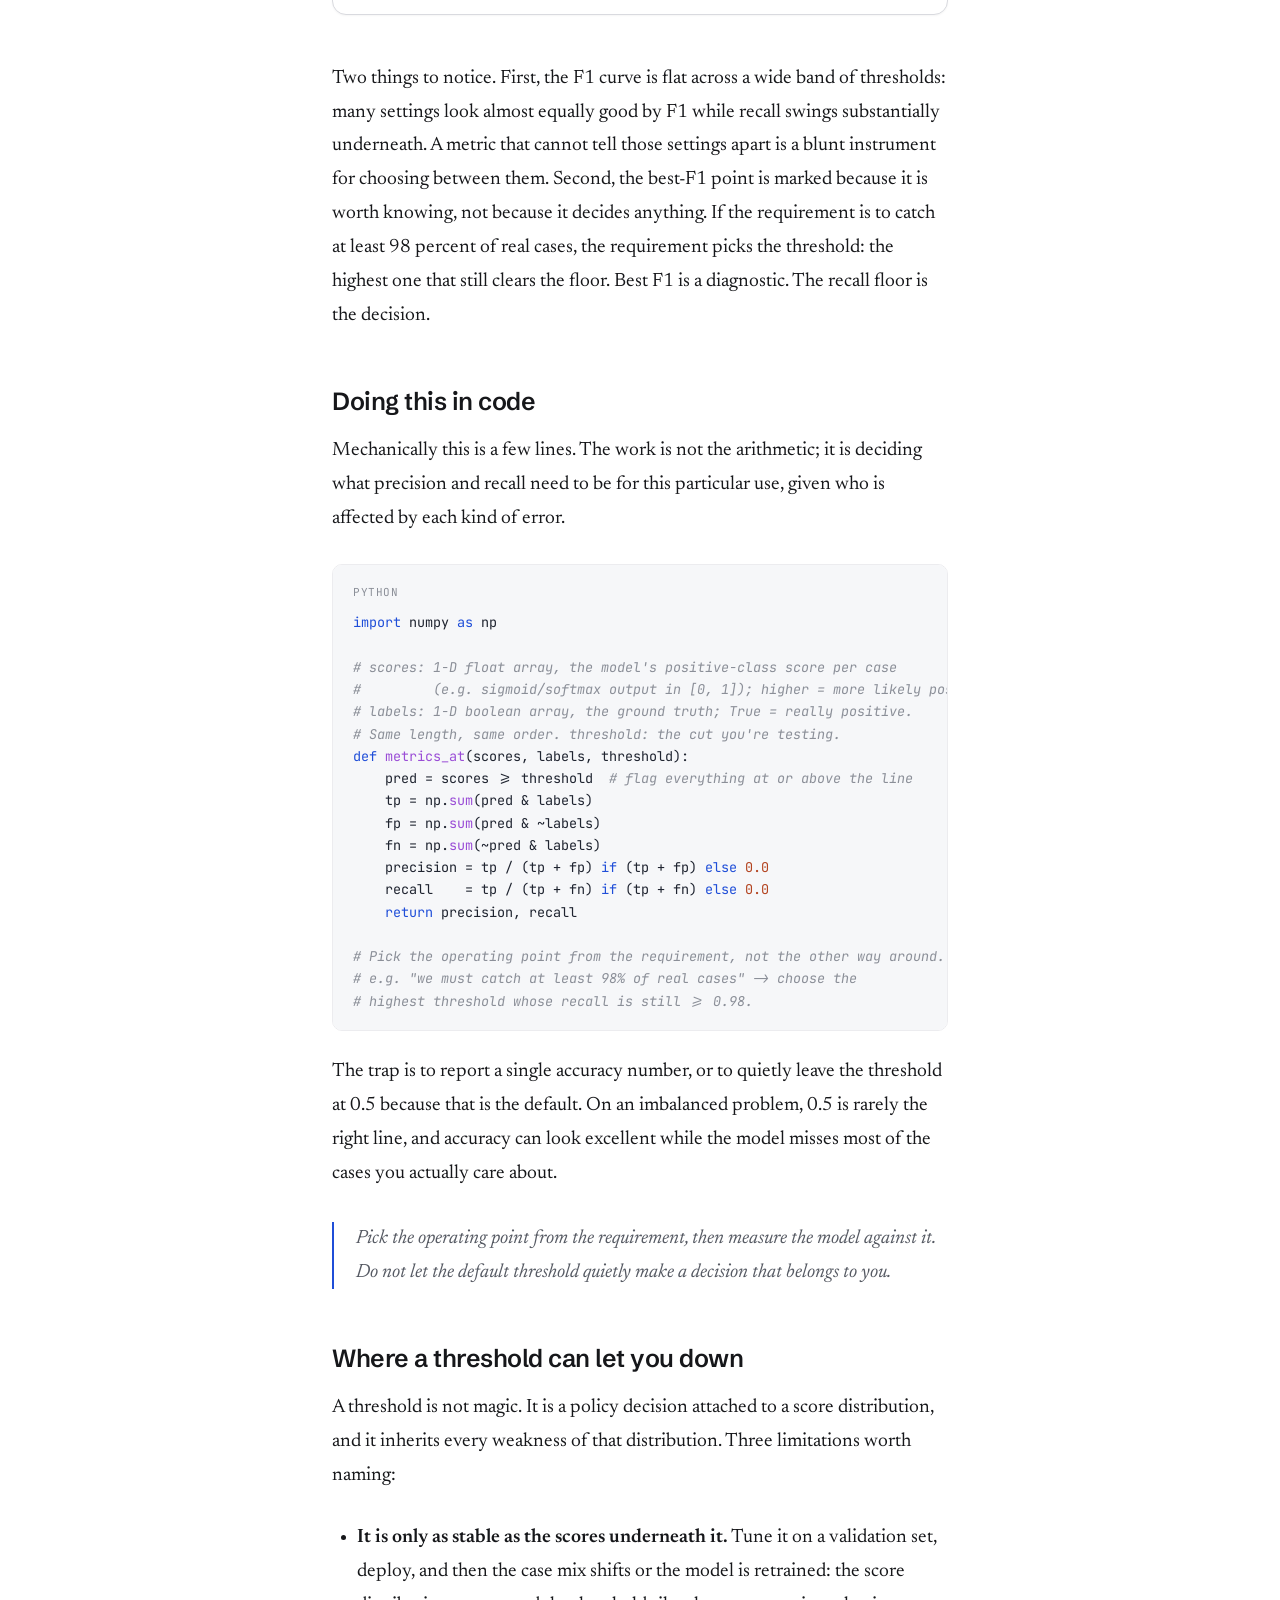
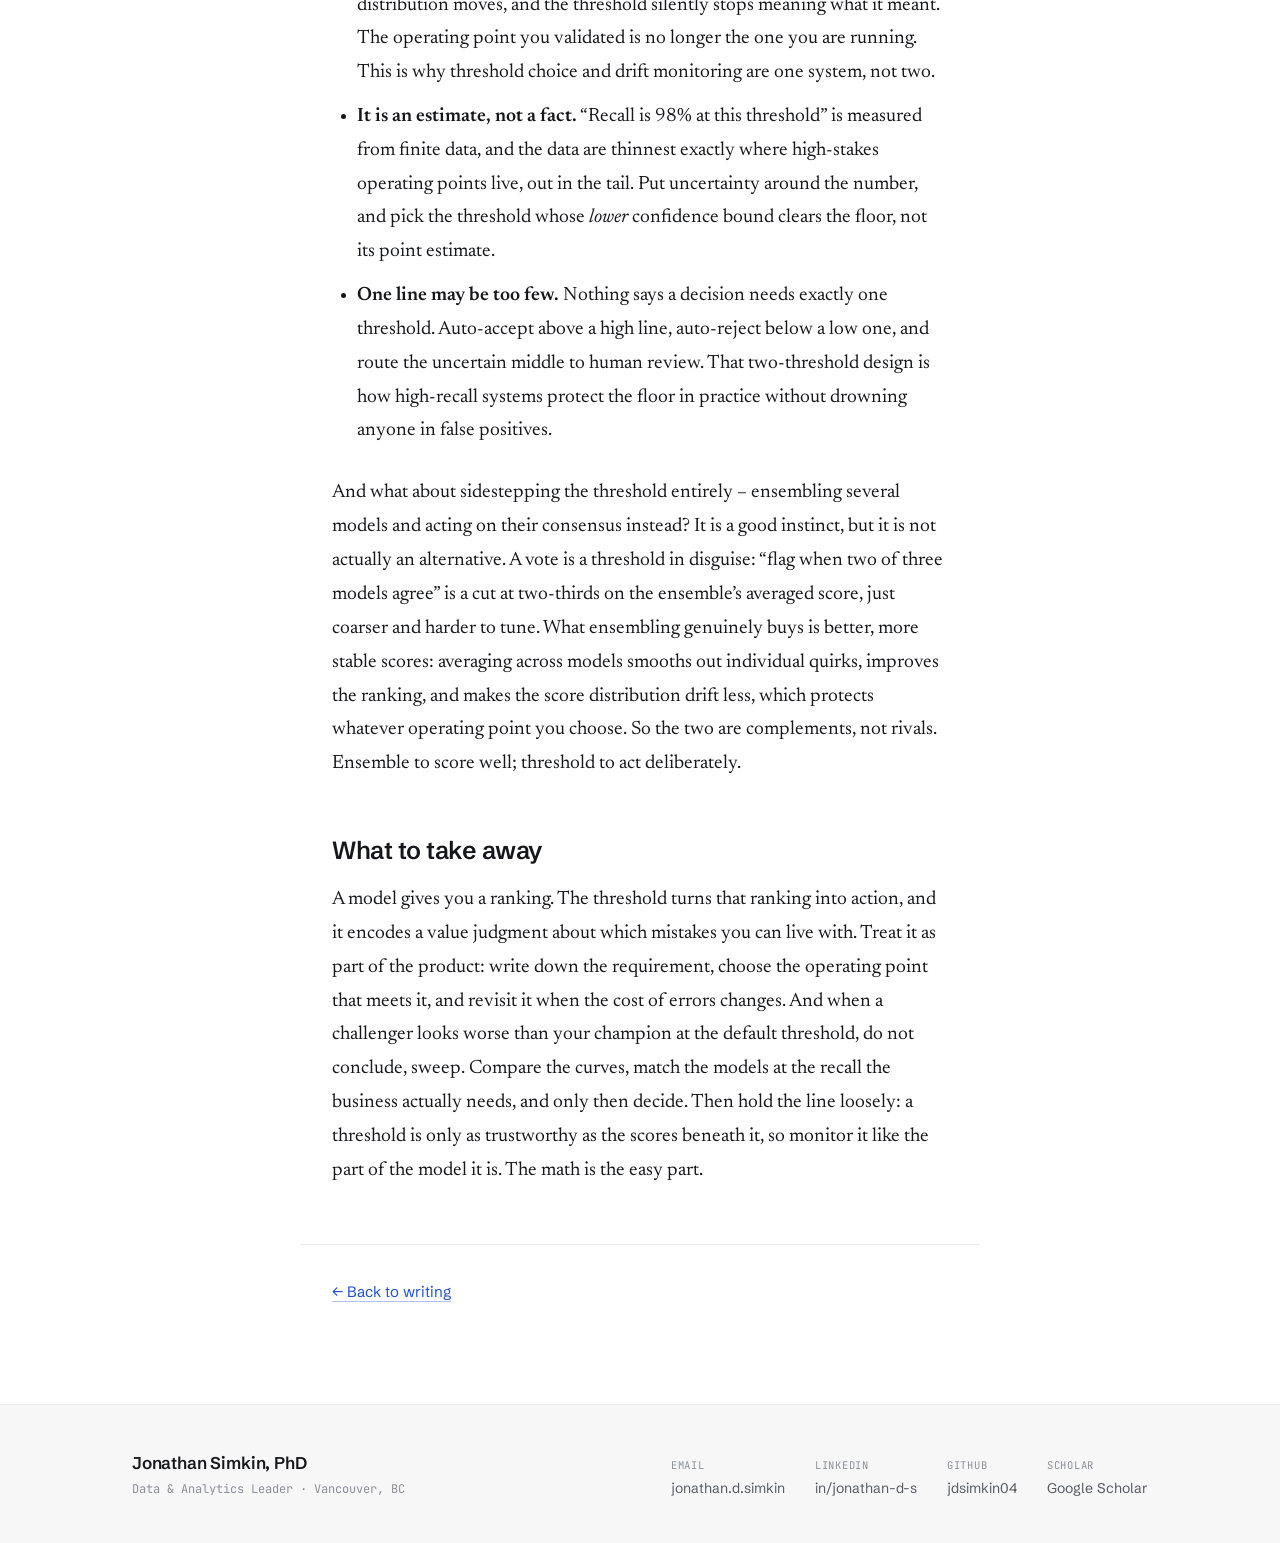
<file: posts/precision-recall-threshold.html>
<!DOCTYPE html>
<html lang="en" data-theme="light">
<head>
<meta charset="utf-8" />
<meta name="viewport" content="width=device-width, initial-scale=1" />
<title>Choosing a threshold is a product decision – Jonathan Simkin</title>
<meta name="description" content="A model gives you scores; the threshold is where you decide what to do with them. An interactive look at the precision and recall tradeoff, and why champion–challenger comparisons go wrong at the default threshold." />
<script>(function(){try{var t=localStorage.getItem('theme');if(!t)t=matchMedia('(prefers-color-scheme: dark)').matches?'dark':'light';document.documentElement.setAttribute('data-theme',t);}catch(e){}})();</script>
<link rel="preconnect" href="https://fonts.googleapis.com" />
<link rel="preconnect" href="https://fonts.gstatic.com" crossorigin />
<link href="https://fonts.googleapis.com/css2?family=Schibsted+Grotesk:wght@400;500;600;700&family=Newsreader:ital,opsz,wght@0,6..72,400;0,6..72,500;1,6..72,400&family=JetBrains+Mono:wght@400;500&display=swap" rel="stylesheet" />
<link rel="stylesheet" href="../styles.css" />
<style>
  html[data-theme="light"] { --chart-green: #1e8a5f; --chart-orange: #c45c25; --chart-gold: #a87f1d; }
  html[data-theme="dark"]  { --chart-green: #5fc394; --chart-orange: #f09a62; --chart-gold: #e8c466; }
  .legendrow { display: flex; gap: 20px; flex-wrap: wrap; font-family: var(--mono); font-size: 11.5px; color: var(--ink-soft); margin-bottom: 12px; }
  .legendrow span { display: inline-flex; align-items: center; gap: 7px; }
  .swatch { width: 16px; height: 3px; border-radius: 2px; display: inline-block; }
</style>
</head>
<body>

<header class="site-header">
  <div class="site-header__inner">
    <a class="brand" href="../index.html">
      <span class="brand__mono">JS</span>
      <span class="brand__name">Jonathan Simkin</span>
    </a>
    <nav class="nav">
      <a href="../writing.html">Writing</a>
      <a href="../resume.html">Resume</a>
      <button class="theme-toggle" type="button" aria-label="Toggle dark mode">
        <span class="icon-moon">☾</span>
        <span class="icon-sun">☀</span>
      </button>
    </nav>
  </div>
</header>

<main>
  <article class="article">
    <header class="article-head">
      <div class="article-head__meta">
        <span>June 9, 2026</span>
        <span>·</span>
        <span>Applied ML</span>
        <span>·</span>
        <span>14 min read</span>
      </div>
      <h1>Choosing a threshold is a product decision, not a math problem</h1>
      <p class="article-head__standfirst">
        A classifier hands you a score between zero and one. Everything that matters next,
        who gets flagged, who gets missed, what it costs, happens at the threshold you pick.
        That choice belongs to the problem, not the model.
      </p>
    </header>

    <div class="prose">
      <p>
        Most classification models do not output decisions. They output scores. For a binary
        classifier that is usually a sigmoid or softmax output: a number between zero and one
        that behaves like a confidence, and that ranks cases from least to most likely to be
        positive. Calling it a probability flatters most models, since uncalibrated scores
        drift from true frequencies, but the ranking is real, and it is the part you can use.
        The model can be excellent at ranking and still be useless in practice, because at
        some point a human or a system has to draw a line and say <em>this one, act on it;
        that one, leave it</em>. That line is the threshold, and where you put it is a product
        and operational decision, not something the training run hands you for free. The 0.5
        everyone defaults to is just the midpoint of the score scale; nothing about your
        problem lives there.
      </p>

      <p>
        In healthcare and other high-stakes settings, the two kinds of mistake are not
        symmetric. Missing a real case (a false negative) and chasing a case that is not
        there (a false positive) carry very different costs, and those costs are about the
        world, not the loss function. So before tuning anything, it helps to make the
        tradeoff concrete. Two numbers carry most of the weight:
      </p>

      <ul>
        <li><strong>Precision</strong> answers: of the cases we flagged, how many were real? It is the price of acting.</li>
        <li><strong>Recall</strong> answers: of the real cases, how many did we catch? It is the cost of missing.</li>
      </ul>

      <p>
        Raise the threshold and you flag fewer, more confident cases: precision climbs, recall
        falls. Lower it and you catch more real cases at the cost of more false alarms. You
        cannot maximize both at once with a single number, so the honest question is not
        <em>what is the best threshold</em> but <em>which mistake can we better afford</em>.
      </p>

      <h2>See the tradeoff move</h2>

      <p>
        Below is a synthetic population of 240 cases. Each one has a model score, and each one
        is really positive or really negative. Drag the threshold and watch the same model
        become a cautious one or an aggressive one. Nothing about the model changes; only the
        line does.
      </p>

      <!-- ============== Interactive widget (self-contained) ============== -->
      <div class="widget" id="pr-widget">
        <p class="widget__cap">Interactive · Precision / recall</p>
        <p class="widget__title">Move the decision threshold</p>

        <div style="display:flex;gap:20px;flex-wrap:wrap;font-family:var(--mono);font-size:11.5px;color:var(--ink-soft);margin-bottom:12px">
          <span style="display:inline-flex;align-items:center;gap:7px"><span style="width:11px;height:11px;border-radius:3px;background:var(--accent);display:inline-block"></span>Really positive</span>
          <span style="display:inline-flex;align-items:center;gap:7px"><span style="width:11px;height:11px;border-radius:3px;background:var(--ink-faint);display:inline-block;opacity:.55"></span>Really negative</span>
          <span style="display:inline-flex;align-items:center;gap:7px">Everything right of the line is flagged positive</span>
        </div>

        <div class="widget__canvas-wrap"><canvas id="pr-canvas" height="200"></canvas></div>

        <div class="widget__sliderrow">
          <label for="pr-thr">THRESHOLD</label>
          <input id="pr-thr" type="range" min="0.02" max="0.98" step="0.01" value="0.5" />
          <span class="widget__thr" id="pr-thr-val">0.50</span>
        </div>

        <div class="metrics">
          <div class="metric metric--accent"><div class="metric__k">Precision</div><div class="metric__v" id="pr-prec">–</div></div>
          <div class="metric metric--accent"><div class="metric__k">Recall</div><div class="metric__v" id="pr-rec">–</div></div>
          <div class="metric"><div class="metric__k">F1</div><div class="metric__v" id="pr-f1">–</div></div>
          <div class="metric"><div class="metric__k">Flagged</div><div class="metric__v" id="pr-flag">–</div></div>
        </div>

        <div class="confusion">
          <div class="cell cell--tp"><div class="cell__k">True positives · caught</div><div class="cell__v" id="pr-tp">–</div></div>
          <div class="cell cell--fp"><div class="cell__k">False positives · false alarms</div><div class="cell__v" id="pr-fp">–</div></div>
          <div class="cell"><div class="cell__k">False negatives · missed</div><div class="cell__v" id="pr-fn">–</div></div>
          <div class="cell"><div class="cell__k">True negatives</div><div class="cell__v" id="pr-tn">–</div></div>
        </div>

        <p class="widget__note" id="pr-note"></p>
      </div>
      <!-- ============== /widget ============== -->

      <p>
        Notice there is no setting that makes both numbers go to 100 percent, because the two
        score distributions overlap. That overlap is the model's actual uncertainty, and no
        choice of threshold can argue it away. The threshold only decides how you spend it.
      </p>

      <h2>When the better model looks worse</h2>

      <p>
        Here is where this stops being abstract. Sooner or later every production ML team runs
        a <strong>champion-challenger</strong> evaluation. The champion is the model already in
        production. Suppose it is an ensemble: several models voting, accurate, but heavy.
        Every document costs multiple forward passes, latency adds up, and so does the
        maintenance surface. The challenger is a single model, a fraction of the
        cost and latency, easier to monitor and retrain. You want it to win.
      </p>

      <p>
        So you run the validation set through both and compare at the default threshold of
        0.5. The challenger's precision is clearly better. Its recall is clearly worse. In a
        setting where a false negative is a missed real case, the expensive mistake, that
        reads as disqualifying: faster and cheaper, but it misses more. Keep the champion?
      </p>

      <p>
        That verdict is premature, and usually wrong. Comparing two models at the same
        threshold feels like apples to apples, but 0.5 is not a property of the problem; it is
        a property of each model's score scale. Two models can rank cases almost identically
        and still distribute their scores differently: one spreads scores wide, the other
        compresses them toward the low end. The same cut line lands at completely different
        operating points on each. You have not compared two models. You have compared two
        arbitrary points.
      </p>

      <h2>Compare curves, not points</h2>

      <p>The fix is to evaluate threshold-free first. Sweep the threshold across its whole range, trace out every precision-recall pair each model can offer, and you get the precision–recall curve. If the challenger's curve sits at or above the champion's, it is at least as good at every operating point. It does not need the champion's threshold; it needs its own. One reference line to read it by: the dashed gray baseline is what flagging at random would get you – precision equal to the prevalence of true positives, at every recall. Any model worth running lives above it.</p>

      <!-- ============== Widget 2: champion vs challenger PR curves ============== -->
      <div class="widget" id="pr2-widget">
        <p class="widget__cap">Interactive · Champion vs challenger</p>
        <p class="widget__title">A fixed champion, a tunable challenger</p>

        <div class="legendrow">
          <span><span class="swatch" style="background:var(--ink-faint)"></span><span id="pr2-leg-c">Champion · ensemble</span></span>
          <span><span class="swatch" style="background:var(--accent)"></span><span id="pr2-leg-h">Challenger · single model</span></span>
          <span><span class="swatch" style="background:var(--chart-gold)"></span>98% recall floor</span>
          <span>Gray dot: champion, fixed at its production 0.50 · Accent dot: challenger at the slider</span>
        </div>

        <div class="widget__canvas-wrap"><canvas id="pr2-canvas" height="280"></canvas></div>

        <div class="widget__sliderrow">
          <label for="pr2-thr">CHALLENGER THRESHOLD</label>
          <input id="pr2-thr" type="range" min="0.02" max="0.98" step="0.01" value="0.5" />
          <span class="widget__thr" id="pr2-thr-val">0.50</span>
        </div>

        <div class="metrics">
          <div class="metric"><div class="metric__k">Champion · precision @ 0.50</div><div class="metric__v" id="pr2-cp">–</div></div>
          <div class="metric"><div class="metric__k">Champion · recall @ 0.50</div><div class="metric__v" id="pr2-cr">–</div></div>
          <div class="metric metric--accent"><div class="metric__k">Challenger · precision</div><div class="metric__v" id="pr2-hp">–</div></div>
          <div class="metric metric--accent"><div class="metric__k">Challenger · recall</div><div class="metric__v" id="pr2-hr">–</div></div>
        </div>

        <p class="widget__note" id="pr2-note"></p>
      </div>
      <!-- ============== /widget 2 ============== -->

      <p>
        Watch the dots. The gray one never moves: the champion is in production at its chosen
        operating point. At 0.5 the challenger sits parked at the far high-precision,
        low-recall end of its own curve, and that gap is the whole illusion. Drag its
        threshold down and it walks along its curve until it matches, then beats, the
        champion's recall, while still holding the precision advantage. The model was never
        worse; the default just parked it at the wrong operating point.
      </p>

      <p>
        Could you retune the champion too? Of course. Its threshold is just as movable, and
        everything tuning could buy is already drawn: its full curve. That is the point of
        the curve. But look where that curve sits – below the challenger's at every recall.
        No threshold rescues it. When one curve dominates another, the bake-off is over
        before either model picks an operating point; the only remaining question is where
        on the winning curve to run.
      </p>

      <p>
        The gold line is the part that settles the bake-off. In cancer surveillance the floor
        is real and unforgiving: a registry is expected to capture at least 98 percent of true
        cases. So the deciding question is not who wins at 0.5; it is who delivers more
        precision at that floor. Drag the threshold past it and look at the gap.
      </p>

      <h2>Best F1 is just another default</h2>

      <p>
        At this point a tempting shortcut appears: sweep the threshold, pick the one that
        maximizes F1, and report that. It feels principled because it came from a curve. But
        F1 is the harmonic mean of precision and recall, which means it weights a false alarm
        and a missed case equally, and that equality is an assumption smuggled in as a
        default, exactly like 0.5 was. If a missed case costs ten times what a false alarm
        costs, F1 is quietly optimizing the wrong objective.
      </p>

      <!-- ============== Widget 3: F1 / precision / recall vs threshold ============== -->
      <div class="widget" id="f1-widget">
        <p class="widget__cap">Interactive · Threshold sweep · challenger model</p>
        <p class="widget__title">F1, precision, and recall across every threshold</p>

        <div class="legendrow">
          <span><span class="swatch" style="background:var(--accent)"></span>Precision</span>
          <span><span class="swatch" style="background:var(--chart-green)"></span>Recall</span>
          <span><span class="swatch" style="background:var(--chart-orange)"></span>F1</span>
          <span><span class="swatch" style="background:var(--chart-gold)"></span>Best F1</span>
        </div>

        <div class="widget__canvas-wrap"><canvas id="f1-canvas" height="260"></canvas></div>

        <div class="widget__sliderrow">
          <label for="f1-thr">THRESHOLD</label>
          <input id="f1-thr" type="range" min="0.02" max="0.98" step="0.01" value="0.5" />
          <span class="widget__thr" id="f1-thr-val">0.50</span>
        </div>

        <div class="metrics">
          <div class="metric metric--accent"><div class="metric__k">Precision</div><div class="metric__v" id="f1-p">–</div></div>
          <div class="metric metric--accent"><div class="metric__k">Recall</div><div class="metric__v" id="f1-r">–</div></div>
          <div class="metric"><div class="metric__k">F1</div><div class="metric__v" id="f1-f">–</div></div>
          <div class="metric"><div class="metric__k">Missed cases</div><div class="metric__v" id="f1-fn">–</div></div>
        </div>

        <p class="widget__note" id="f1-note"></p>
      </div>
      <!-- ============== /widget 3 ============== -->

      <p>
        Two things to notice. First, the F1 curve is flat across a wide band of thresholds:
        many settings look almost equally good by F1 while recall swings substantially
        underneath. A metric that cannot tell those settings apart is a blunt instrument for
        choosing between them. Second, the best-F1 point is marked because it is worth
        knowing, not because it decides anything. If the requirement is to catch at least 98
        percent of real cases, the requirement picks the threshold: the highest one that
        still clears the floor. Best F1 is a diagnostic. The recall floor is the decision.
      </p>

      <h2>Doing this in code</h2>

      <p>
        Mechanically this is a few lines. The work is not the arithmetic; it is deciding what
        precision and recall need to be for this particular use, given who is affected by each
        kind of error.
      </p>

      <pre class="code-block"><span class="c-cap">python</span><code><span class="tok-kw">import</span> numpy <span class="tok-kw">as</span> np

<span class="tok-com"># scores: 1-D float array, the model's positive-class score per case</span>
<span class="tok-com">#         (e.g. sigmoid/softmax output in [0, 1]); higher = more likely positive.</span>
<span class="tok-com"># labels: 1-D boolean array, the ground truth; True = really positive.</span>
<span class="tok-com"># Same length, same order. threshold: the cut you're testing.</span>
<span class="tok-kw">def</span> <span class="tok-fn">metrics_at</span>(scores, labels, threshold):
    pred = scores &gt;= threshold  <span class="tok-com"># flag everything at or above the line</span>
    tp = np.<span class="tok-fn">sum</span>(pred &amp; labels)
    fp = np.<span class="tok-fn">sum</span>(pred &amp; ~labels)
    fn = np.<span class="tok-fn">sum</span>(~pred &amp; labels)
    precision = tp / (tp + fp) <span class="tok-kw">if</span> (tp + fp) <span class="tok-kw">else</span> <span class="tok-num">0.0</span>
    recall    = tp / (tp + fn) <span class="tok-kw">if</span> (tp + fn) <span class="tok-kw">else</span> <span class="tok-num">0.0</span>
    <span class="tok-kw">return</span> precision, recall

<span class="tok-com"># Pick the operating point from the requirement, not the other way around.</span>
<span class="tok-com"># e.g. "we must catch at least 98% of real cases" -&gt; choose the</span>
<span class="tok-com"># highest threshold whose recall is still &gt;= 0.98.</span></code></pre>

      <p>
        The trap is to report a single accuracy number, or to quietly leave the threshold at
        0.5 because that is the default. On an imbalanced problem, 0.5 is rarely the right
        line, and accuracy can look excellent while the model misses most of the cases you
        actually care about.
      </p>

      <blockquote>
        Pick the operating point from the requirement, then measure the model against it.
        Do not let the default threshold quietly make a decision that belongs to you.
      </blockquote>

      <h2>Where a threshold can let you down</h2>

      <p>
        A threshold is not magic. It is a policy decision attached to a score distribution,
        and it inherits every weakness of that distribution. Three limitations worth naming:
      </p>

      <ul>
        <li><strong>It is only as stable as the scores underneath it.</strong> Tune it on a
        validation set, deploy, and then the case mix shifts or the model is retrained: the
        score distribution moves, and the threshold silently stops meaning what it meant. The
        operating point you validated is no longer the one you are running. This is why
        threshold choice and drift monitoring are one system, not two.</li>
        <li><strong>It is an estimate, not a fact.</strong> “Recall is 98% at this threshold”
        is measured from finite data, and the data are thinnest exactly where high-stakes
        operating points live, out in the tail. Put uncertainty around the number, and pick
        the threshold whose <em>lower</em> confidence bound clears the floor, not its point
        estimate.</li>
        <li><strong>One line may be too few.</strong> Nothing says a decision needs exactly
        one threshold. Auto-accept above a high line, auto-reject below a low one, and route
        the uncertain middle to human review. That two-threshold design is how high-recall
        systems protect the floor in practice without drowning anyone in false positives.</li>
      </ul>

      <p>
        And what about sidestepping the threshold entirely – ensembling several models and
        acting on their consensus instead? It is a good instinct, but it is not actually an
        alternative. A vote is a threshold in disguise: “flag when two of three models
        agree” is a cut at two-thirds on the ensemble’s averaged score, just coarser and
        harder to tune. What ensembling genuinely buys is better, more stable scores:
        averaging across models smooths out individual quirks, improves the ranking, and
        makes the score distribution drift less, which protects whatever operating point you
        choose. So the two are complements, not rivals. Ensemble to score well; threshold to
        act deliberately.
      </p>

      <h2>What to take away</h2>

      <p>
        A model gives you a ranking. The threshold turns that ranking into action, and it
        encodes a value judgment about which mistakes you can live with. Treat it as part of
        the product: write down the requirement, choose the operating point that meets it, and
        revisit it when the cost of errors changes. And when a challenger looks worse than
        your champion at the default threshold, do not conclude, sweep. Compare the curves,
        match the models at the recall the business actually needs, and only then decide.
        Then hold the line loosely: a threshold is only as trustworthy as the scores beneath
        it, so monitor it like the part of the model it is. The math is the easy part.
      </p>
    </div>
  </article>

  <div class="article-foot">
    <a class="textlink" href="../writing.html">← Back to writing</a>
  </div>
</main>

<footer class="site-footer">
  <div class="site-footer__inner">
    <div>
      <div class="site-footer__name">Jonathan Simkin, PhD</div>
      <div class="site-footer__meta">Data &amp; Analytics Leader · Vancouver, BC</div>
    </div>
    <ul class="social">
      <li><a href="mailto:jonathan.d.simkin@gmail.com"><span class="social__k">Email</span><span class="social__v">jonathan.d.simkin</span></a></li>
      <li><a href="https://www.linkedin.com/in/jonathan-d-s" target="_blank" rel="noopener"><span class="social__k">LinkedIn</span><span class="social__v">in/jonathan-d-s</span></a></li>
      <li><a href="https://github.com/jdsimkin04" target="_blank" rel="noopener"><span class="social__k">GitHub</span><span class="social__v">jdsimkin04</span></a></li>
      <li><a href="https://scholar.google.ca/citations?user=SehfEC8AAAAJ" target="_blank" rel="noopener"><span class="social__k">Scholar</span><span class="social__v">Google Scholar</span></a></li>
    </ul>
  </div>
</footer>

<script src="../js/site.js"></script>
<script>
/* ============================================================
   Precision / recall demo – self-contained, no dependencies.
   Generates a fixed synthetic population once, then recomputes
   metrics and redraws the score histogram as the threshold moves.
   ============================================================ */
(function () {
  var N = 240, PREV = 0.38;

  // Deterministic PRNG so the population is identical every load.
  function mulberry32(a){return function(){a|=0;a=a+0x6D2B79F5|0;var t=Math.imul(a^a>>>15,1|a);t=t+Math.imul(t^t>>>7,61|t)^t;return((t^t>>>14)>>>0)/4294967296;};}
  var rng = mulberry32(20260528);
  function gauss(m,s){var u=1-rng(),v=rng();return m+s*Math.sqrt(-2*Math.log(u))*Math.cos(2*Math.PI*v);}
  function clamp01(x){return x<0.001?0.001:x>0.999?0.999:x;}

  var data = [];
  for (var i=0;i<N;i++){
    var pos = rng() < PREV;
    var score = pos ? gauss(0.66,0.16) : gauss(0.36,0.17);
    data.push({ s: clamp01(score), y: pos });
  }

  var BINS = 40;
  var posBins = new Array(BINS).fill(0), negBins = new Array(BINS).fill(0), maxBin = 0;
  data.forEach(function(d){
    var b = Math.min(BINS-1, Math.floor(d.s*BINS));
    if (d.y) posBins[b]++; else negBins[b]++;
  });
  for (var b=0;b<BINS;b++){ maxBin = Math.max(maxBin, posBins[b], negBins[b]); }

  var canvas = document.getElementById('pr-canvas');
  var ctx = canvas.getContext('2d');
  var thr = document.getElementById('pr-thr');

  function cssVar(name){ return getComputedStyle(document.documentElement).getPropertyValue(name).trim(); }

  function draw(t){
    var dpr = window.devicePixelRatio || 1;
    var cssW = canvas.clientWidth || 600, cssH = 200;
    canvas.width = cssW*dpr; canvas.height = cssH*dpr;
    ctx.setTransform(dpr,0,0,dpr,0,0);
    ctx.clearRect(0,0,cssW,cssH);

    var accent = cssVar('--accent') || '#1f4ed8';
    var faint  = cssVar('--ink-faint') || '#8b8f98';
    var line   = cssVar('--line-strong') || '#d9dadf';
    var ink    = cssVar('--ink') || '#16171a';

    var padB = 26, padT = 8, plotH = cssH - padB - padT;
    var bw = cssW / BINS;

    // baseline
    ctx.strokeStyle = line; ctx.lineWidth = 1;
    ctx.beginPath(); ctx.moveTo(0, padT+plotH+0.5); ctx.lineTo(cssW, padT+plotH+0.5); ctx.stroke();

    function bars(bins, color, alpha){
      ctx.fillStyle = color; ctx.globalAlpha = alpha;
      for (var i=0;i<BINS;i++){
        var h = bins[i]/maxBin*plotH;
        if (h<=0) continue;
        ctx.fillRect(i*bw+1, padT+plotH-h, Math.max(1,bw-2), h);
      }
      ctx.globalAlpha = 1;
    }
    bars(negBins, faint, 0.5);
    bars(posBins, accent, 0.82);

    // threshold line
    var tx = t*cssW;
    // shaded "flagged" region
    ctx.fillStyle = accent; ctx.globalAlpha = 0.06;
    ctx.fillRect(tx, padT, cssW-tx, plotH);
    ctx.globalAlpha = 1;
    ctx.strokeStyle = accent; ctx.lineWidth = 2;
    ctx.beginPath(); ctx.moveTo(tx, 0); ctx.lineTo(tx, padT+plotH); ctx.stroke();

    // axis labels
    ctx.fillStyle = faint;
    ctx.font = '11px "JetBrains Mono", monospace';
    ctx.textBaseline = 'alphabetic';
    ctx.textAlign='left';   ctx.fillText('score 0.0', 2, cssH-8);
    ctx.textAlign='right';  ctx.fillText('1.0', cssW-2, cssH-8);
    ctx.textAlign='center';
    ctx.fillStyle = accent;
    var lbl = 'flag \u2192';
    ctx.fillText(t > 0.82 ? '' : lbl, Math.min(cssW-30, tx+30), cssH-8);
  }

  function fmtPct(x){ return (x*100).toFixed(0) + '%'; }

  function update(){
    var t = parseFloat(thr.value);
    document.getElementById('pr-thr-val').textContent = t.toFixed(2);

    var tp=0,fp=0,fn=0,tn=0;
    data.forEach(function(d){
      var pred = d.s >= t;
      if (pred && d.y) tp++;
      else if (pred && !d.y) fp++;
      else if (!pred && d.y) fn++;
      else tn++;
    });
    var precision = (tp+fp) ? tp/(tp+fp) : 0;
    var recall    = (tp+fn) ? tp/(tp+fn) : 0;
    var f1 = (precision+recall) ? 2*precision*recall/(precision+recall) : 0;
    var flagged = tp+fp;

    document.getElementById('pr-prec').textContent = fmtPct(precision);
    document.getElementById('pr-rec').textContent  = fmtPct(recall);
    document.getElementById('pr-f1').textContent   = f1.toFixed(2);
    document.getElementById('pr-flag').textContent = flagged;
    document.getElementById('pr-tp').textContent   = tp;
    document.getElementById('pr-fp').textContent   = fp;
    document.getElementById('pr-fn').textContent   = fn;
    document.getElementById('pr-tn').textContent   = tn;

    var note;
    if (recall >= 0.85 && precision < 0.6) {
      note = 'A low, aggressive threshold. You catch almost everything real (' + fmtPct(recall) + ' recall), but ' + fp + ' of your ' + flagged + ' flags are false alarms. Good when missing a case is far worse than chasing one.';
    } else if (precision >= 0.8 && recall < 0.6) {
      note = 'A high, cautious threshold. ' + fmtPct(precision) + ' of what you flag is real, but you miss ' + fn + ' true cases. Good when a false alarm is expensive and a miss is tolerable.';
    } else {
      note = 'At threshold ' + t.toFixed(2) + ', you flag ' + flagged + ' of ' + N + ' cases. You catch ' + fmtPct(recall) + ' of the real positives (recall), and ' + fmtPct(precision) + ' of what you flag is correct (precision).';
    }
    document.getElementById('pr-note').textContent = note;

    draw(t);
  }

  thr.addEventListener('input', update);
  window.addEventListener('resize', function(){ draw(parseFloat(thr.value)); });
  // Redraw on theme change so colors track light/dark.
  new MutationObserver(function(){ draw(parseFloat(thr.value)); })
    .observe(document.documentElement, { attributes:true, attributeFilter:['data-theme'] });

  update();
})();
</script>
<script>
/* ============================================================
   Champion vs challenger demo – one synthetic population scored
   by two models. The champion (ensemble) is noisier but spreads
   its scores wide; the challenger (single model) ranks better
   but compresses scores low, so the default 0.5 threshold lands
   at a different operating point on each.
   ============================================================ */
(function () {
  function mulberry32(a){return function(){a|=0;a=a+0x6D2B79F5|0;var t=Math.imul(a^a>>>15,1|a);t=t+Math.imul(t^t>>>7,61|t)^t;return((t^t>>>14)>>>0)/4294967296;};}
  var rng = mulberry32(20260609);
  function gauss(m,s){var u=1-rng(),v=rng();return m+s*Math.sqrt(-2*Math.log(u))*Math.cos(2*Math.PI*v);}
  function sigmoid(x){return 1/(1+Math.exp(-x));}

  var N = 900, PREV = 0.33, POS = 0;
  var cases = [];
  for (var i=0;i<N;i++){
    var y = rng() < PREV;
    var z = y ? gauss(2.0,1.0) : gauss(-1.7,1.0);
    var c = sigmoid(z + gauss(0,0.95));              // champion: wide spread, noisier ranking
    var h = sigmoid(0.8*(z + gauss(0,0.45)) - 1.1);  // challenger: better ranking, scores sit low
    if (y) POS++;
    cases.push({ y:y, c:c, h:h });
  }

  function metricsAt(key, t){
    var tp=0, fp=0;
    for (var i=0;i<N;i++){ var d=cases[i]; if (d[key]>=t){ if(d.y) tp++; else fp++; } }
    var fn = POS - tp;
    var p = (tp+fp) ? tp/(tp+fp) : 1;
    var r = POS ? tp/POS : 0;
    var f1 = (p+r) ? 2*p*r/(p+r) : 0;
    return { p:p, r:r, f1:f1, tp:tp, fp:fp, fn:fn };
  }

  function prCurve(key){
    var arr = cases.map(function(d){ return {s:d[key], y:d.y}; }).sort(function(a,b){ return b.s-a.s; });
    var pts = [{r:0,p:1}], tp=0, fp=0;
    for (var i=0;i<arr.length;i++){
      if (arr[i].y) tp++; else fp++;
      if (i<arr.length-1 && arr[i+1].s===arr[i].s) continue;
      pts.push({ r:tp/POS, p:tp/(tp+fp) });
    }
    return pts;
  }
  function prAuc(pts){
    var a=0;
    for (var i=1;i<pts.length;i++) a += (pts[i].r-pts[i-1].r)*(pts[i].p+pts[i-1].p)/2;
    return a;
  }
  var curveC = prCurve('c'), curveH = prCurve('h');
  document.getElementById('pr2-leg-c').textContent = 'Champion · ensemble (PR-AUC ' + prAuc(curveC).toFixed(2) + ')';
  document.getElementById('pr2-leg-h').textContent = 'Challenger · single model (PR-AUC ' + prAuc(curveH).toFixed(2) + ')';

  // Threshold sweep for the challenger (widget 3)
  var ts=[], ps=[], rs=[], fs=[], bestI=0;
  for (var t=0.005; t<=0.9951; t+=0.005){
    var m = metricsAt('h', t);
    ts.push(t); ps.push(m.p); rs.push(m.r); fs.push(m.f1);
    if (m.f1 > fs[bestI]) bestI = ts.length-1;
  }
  var REQ = 0.98, reqI = 0;
  for (var i=ts.length-1; i>=0; i--){ if (rs[i] >= REQ){ reqI = i; break; } }

  // Challenger threshold that matches the champion's recall at the 0.5 default
  var champAt05 = metricsAt('c', 0.5), matchI = 0;
  for (var i=ts.length-1; i>=0; i--){ if (rs[i] >= champAt05.r){ matchI = i; break; } }
  // Champion's precision if forced to the 98% recall floor
  var champFloorP = 0;
  for (var tc=0.995; tc>=0.005; tc-=0.005){ var mcf = metricsAt('c', tc); if (mcf.r >= REQ){ champFloorP = mcf.p; break; } }

  function cssVar(n){ return getComputedStyle(document.documentElement).getPropertyValue(n).trim(); }
  function pal(){
    return {
      accent: cssVar('--accent')||'#1f4ed8', faint: cssVar('--ink-faint')||'#8b8f98',
      grid: cssVar('--line')||'#ececef', lineStrong: cssVar('--line-strong')||'#d9dadf',
      ink: cssVar('--ink')||'#16171a', bg: cssVar('--bg-card')||'#fff',
      green: cssVar('--chart-green')||'#1e8a5f', orange: cssVar('--chart-orange')||'#c45c25',
      gold: cssVar('--chart-gold')||'#a87f1d'
    };
  }
  function frame(canvas){
    var dpr = window.devicePixelRatio||1;
    if (!canvas.dataset.cssH) canvas.dataset.cssH = canvas.getAttribute('height') || '260';
    var w = canvas.clientWidth||600, h = parseInt(canvas.dataset.cssH,10);
    canvas.width = w*dpr; canvas.height = h*dpr;
    canvas.style.height = h + 'px';
    var ctx = canvas.getContext('2d');
    ctx.setTransform(dpr,0,0,dpr,0,0); ctx.clearRect(0,0,w,h);
    return { ctx:ctx, w:w, h:h };
  }
  var PAD = { l:48, r:14, t:12, b:34 };
  function gridAndAxes(ctx, w, h, C, xCap, yCap){
    var pw = w-PAD.l-PAD.r, ph = h-PAD.t-PAD.b;
    function X(v){ return PAD.l + v*pw; }
    function Y(v){ return PAD.t + (1-v)*ph; }
    ctx.strokeStyle = C.grid; ctx.lineWidth = 1;
    [0,0.25,0.5,0.75,1].forEach(function(g){
      ctx.beginPath(); ctx.moveTo(Math.round(X(g))+0.5, PAD.t); ctx.lineTo(Math.round(X(g))+0.5, PAD.t+ph); ctx.stroke();
      ctx.beginPath(); ctx.moveTo(PAD.l, Math.round(Y(g))+0.5); ctx.lineTo(PAD.l+pw, Math.round(Y(g))+0.5); ctx.stroke();
    });
    ctx.fillStyle = C.faint; ctx.font = '10px "JetBrains Mono", monospace'; ctx.textBaseline = 'alphabetic';
    ctx.textAlign = 'center';
    [0,0.5,1].forEach(function(g){ ctx.fillText(g===0?'0':g===1?'1':'0.5', X(g), h-20); });
    ctx.fillText(xCap, PAD.l+pw/2, h-6);
    ctx.textAlign = 'right';
    [0,0.5,1].forEach(function(g){ ctx.fillText(g===0?'0':g===1?'1':'0.5', PAD.l-7, Y(g)+3); });
    ctx.save(); ctx.translate(11, PAD.t+ph/2); ctx.rotate(-Math.PI/2);
    ctx.textAlign = 'center'; ctx.fillText(yCap, 0, 0); ctx.restore();
    return { X:X, Y:Y, pw:pw, ph:ph };
  }
  function poly(ctx, g, xs, ys, color, width, dash){
    ctx.strokeStyle = color; ctx.lineWidth = width; ctx.lineJoin = 'round';
    ctx.setLineDash(dash||[]);
    ctx.beginPath(); ctx.moveTo(g.X(xs[0]), g.Y(ys[0]));
    for (var i=1;i<xs.length;i++) ctx.lineTo(g.X(xs[i]), g.Y(ys[i]));
    ctx.stroke(); ctx.setLineDash([]);
  }

  /* ---------- Widget 2: PR curves ---------- */
  var prCanvas = document.getElementById('pr2-canvas');
  var pr2thr = document.getElementById('pr2-thr');
  function fmtPct(x){ return (x*100).toFixed(0)+'%'; }

  function drawPR(t){
    var f = frame(prCanvas), ctx = f.ctx, C = pal();
    var g = gridAndAxes(ctx, f.w, f.h, C, 'recall \u2192', 'precision');
    // random baseline at prevalence
    var base = POS/N;
    ctx.strokeStyle = C.lineStrong; ctx.setLineDash([4,4]);
    ctx.beginPath(); ctx.moveTo(PAD.l, g.Y(base)); ctx.lineTo(PAD.l+g.pw, g.Y(base)); ctx.stroke(); ctx.setLineDash([]);
    ctx.fillStyle = C.faint; ctx.textAlign = 'left'; ctx.font = '10px "JetBrains Mono", monospace';
    ctx.fillText('random baseline \u00b7 precision = prevalence (' + base.toFixed(2) + ')', PAD.l+6, g.Y(base)+13);
    poly(ctx, g, curveC.map(function(d){return d.r;}), curveC.map(function(d){return d.p;}), C.faint, 2);
    poly(ctx, g, curveH.map(function(d){return d.r;}), curveH.map(function(d){return d.p;}), C.accent, 2.2);
    // business recall floor
    var fx = g.X(REQ);
    ctx.strokeStyle = C.gold; ctx.lineWidth = 1.5; ctx.setLineDash([5,4]);
    ctx.beginPath(); ctx.moveTo(fx, PAD.t); ctx.lineTo(fx, PAD.t+g.ph); ctx.stroke(); ctx.setLineDash([]);
    ctx.fillStyle = C.gold; ctx.textAlign = 'right'; ctx.font = '10px "JetBrains Mono", monospace';
    ctx.fillText('98% floor', fx-6, PAD.t+14);
    var mh = metricsAt('h', t);
    function dot(m, color){
      ctx.fillStyle = color; ctx.beginPath(); ctx.arc(g.X(m.r), g.Y(m.p), 4.5, 0, 7); ctx.fill();
      ctx.strokeStyle = C.bg; ctx.lineWidth = 1.5; ctx.stroke();
    }
    dot(champAt05, C.faint); dot(mh, C.accent);
    ctx.fillStyle = C.ink; ctx.textAlign = 'left';
    ctx.fillText('t=' + t.toFixed(2), Math.min(g.X(mh.r)+9, PAD.l+g.pw-44), g.Y(mh.p)+13);
  }

  function updatePR(){
    var t = parseFloat(pr2thr.value);
    document.getElementById('pr2-thr-val').textContent = t.toFixed(2);
    var mh = metricsAt('h', t);
    document.getElementById('pr2-cp').textContent = fmtPct(champAt05.p);
    document.getElementById('pr2-cr').textContent = fmtPct(champAt05.r);
    document.getElementById('pr2-hp').textContent = fmtPct(mh.p);
    document.getElementById('pr2-hr').textContent = fmtPct(mh.r);
    var note;
    if (Math.abs(t-0.5) < 0.03) {
      note = 'At its default 0.50 the challenger reads as a recall regression: ' + fmtPct(mh.r) +
        ' of real cases caught against the champion\u2019s ' + fmtPct(champAt05.r) +
        ', even though its precision is far higher. Drag its threshold down to about ' + ts[matchI].toFixed(2) +
        ' and it matches the champion\u2019s recall with precision to spare.';
    } else if (mh.r >= REQ) {
      note = 'At ' + t.toFixed(2) + ' the challenger clears the 98% recall floor with ' + fmtPct(mh.p) +
        ' precision. Forced to the same floor, the champion manages only ' + fmtPct(champFloorP) +
        ' \u2014 the challenger wins exactly where the business needs it to.';
    } else if (mh.r >= champAt05.r) {
      note = 'At ' + t.toFixed(2) + ' the challenger catches ' + fmtPct(mh.r) + ' of real cases (champion: ' +
        fmtPct(champAt05.r) + ') at ' + fmtPct(mh.p) + ' precision (champion: ' + fmtPct(champAt05.p) +
        ') \u2014 better on both axes. The trade was there all along; 0.5 just hid it.';
    } else {
      note = 'At ' + t.toFixed(2) + ' the challenger runs at ' + fmtPct(mh.p) + ' precision / ' + fmtPct(mh.r) +
        ' recall. The champion stays parked at its production threshold of 0.50.';
    }
    document.getElementById('pr2-note').textContent = note;
    drawPR(t);
  }

  /* ---------- Widget 3: F1 / P / R vs threshold ---------- */
  var f1Canvas = document.getElementById('f1-canvas');
  var f1thr = document.getElementById('f1-thr');

  function drawF1(t){
    var f = frame(f1Canvas), ctx = f.ctx, C = pal();
    var g = gridAndAxes(ctx, f.w, f.h, C, 'threshold \u2192', 'score');
    poly(ctx, g, ts, ps, C.accent, 1.6, [5,3]);
    poly(ctx, g, ts, rs, C.green, 1.6, [5,3]);
    poly(ctx, g, ts, fs, C.orange, 2.2);
    // best F1 marker
    var bx = g.X(ts[bestI]);
    ctx.strokeStyle = C.gold; ctx.lineWidth = 1.5; ctx.setLineDash([5,4]);
    ctx.beginPath(); ctx.moveTo(bx, PAD.t); ctx.lineTo(bx, PAD.t+g.ph); ctx.stroke(); ctx.setLineDash([]);
    ctx.fillStyle = C.gold; ctx.beginPath(); ctx.arc(bx, g.Y(fs[bestI]), 4.5, 0, 7); ctx.fill();
    ctx.font = '10px "JetBrains Mono", monospace';
    var left = ts[bestI] > 0.55;
    ctx.textAlign = left ? 'right' : 'left';
    var lx = left ? bx-8 : bx+8;
    ctx.fillText('best F1 ' + fs[bestI].toFixed(2), lx, PAD.t+14);
    ctx.fillText('t = ' + ts[bestI].toFixed(2), lx, PAD.t+27);
    // 98% recall floor
    var qx = g.X(ts[reqI]);
    ctx.strokeStyle = C.green; ctx.lineWidth = 1.2; ctx.setLineDash([3,4]);
    ctx.beginPath(); ctx.moveTo(qx, PAD.t); ctx.lineTo(qx, PAD.t+g.ph); ctx.stroke(); ctx.setLineDash([]);
    ctx.fillStyle = C.green; ctx.textAlign = 'left';
    ctx.fillText('98% floor', qx+8, PAD.t+g.ph-10);
    // current threshold
    var cx = g.X(t);
    ctx.strokeStyle = C.ink; ctx.globalAlpha = 0.6; ctx.lineWidth = 1.5;
    ctx.beginPath(); ctx.moveTo(cx, PAD.t); ctx.lineTo(cx, PAD.t+g.ph); ctx.stroke();
    ctx.globalAlpha = 1;
  }

  function updateF1(){
    var t = parseFloat(f1thr.value);
    document.getElementById('f1-thr-val').textContent = t.toFixed(2);
    var m = metricsAt('h', t);
    document.getElementById('f1-p').textContent = fmtPct(m.p);
    document.getElementById('f1-r').textContent = fmtPct(m.r);
    document.getElementById('f1-f').textContent = m.f1.toFixed(2);
    document.getElementById('f1-fn').textContent = m.fn;
    var note;
    var recPct1 = (m.r*100).toFixed(1) + '%';
    if (m.r >= REQ) {
      note = 'At ' + t.toFixed(2) + ', recall is ' + recPct1 + ' \u2014 clears the 98% floor with ' + fmtPct(m.p) +
        ' precision, missing ' + m.fn + ' real cases. The highest threshold that still clears the floor is ' +
        ts[reqI].toFixed(2) + ', with ' + fmtPct(ps[reqI]) + ' precision.';
    } else {
      note = 'At ' + t.toFixed(2) + ', F1 is ' + m.f1.toFixed(2) + ' but recall is ' + recPct1 +
        ' \u2014 below the 98% catch-rate floor, leaving ' + m.fn + ' real cases missed. Best F1 (' +
        fs[bestI].toFixed(2) + ' at t=' + ts[bestI].toFixed(2) + ') doesn\u2019t know your false negatives cost more.';
    }
    document.getElementById('f1-note').textContent = note;
    drawF1(t);
  }

  pr2thr.addEventListener('input', updatePR);
  f1thr.addEventListener('input', updateF1);
  window.addEventListener('resize', function(){ drawPR(parseFloat(pr2thr.value)); drawF1(parseFloat(f1thr.value)); });
  new MutationObserver(function(){ drawPR(parseFloat(pr2thr.value)); drawF1(parseFloat(f1thr.value)); })
    .observe(document.documentElement, { attributes:true, attributeFilter:['data-theme'] });

  updatePR();
  updateF1();
})();
</script>
</body>
</html>
</file>
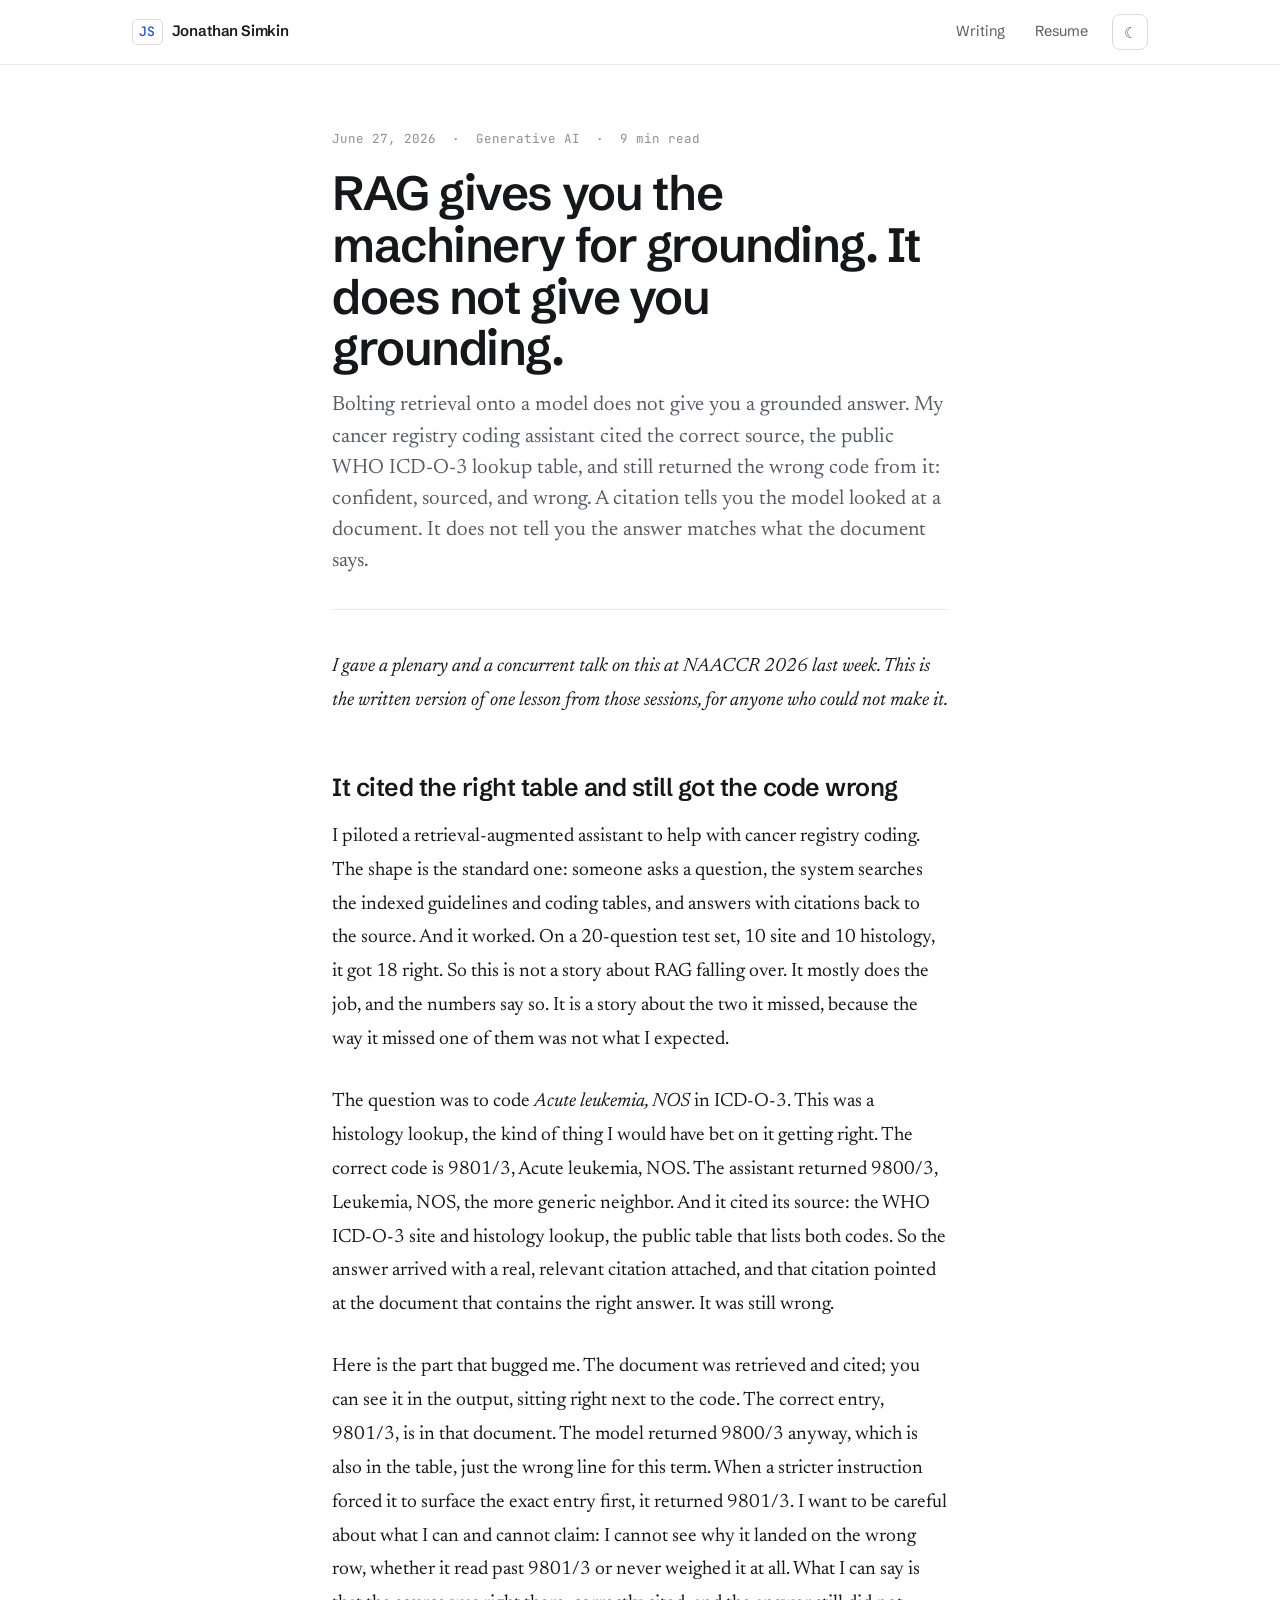
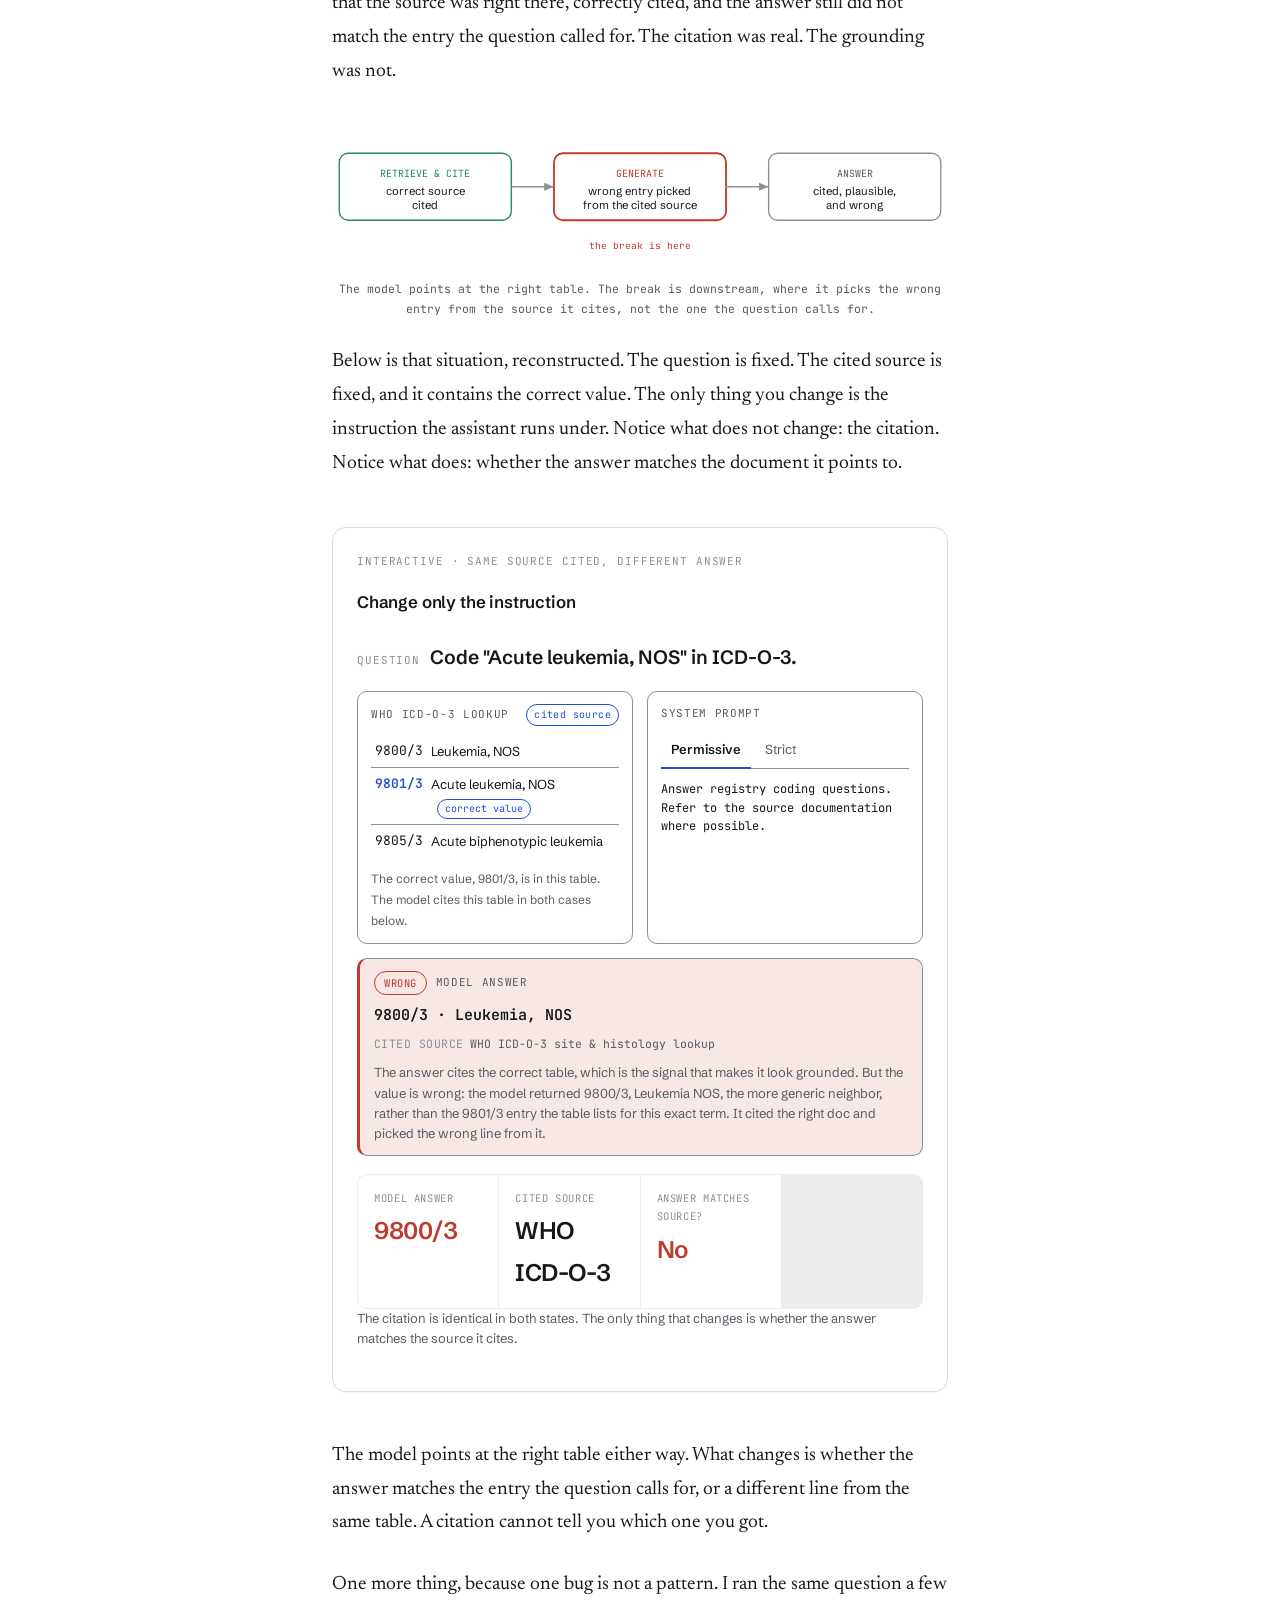
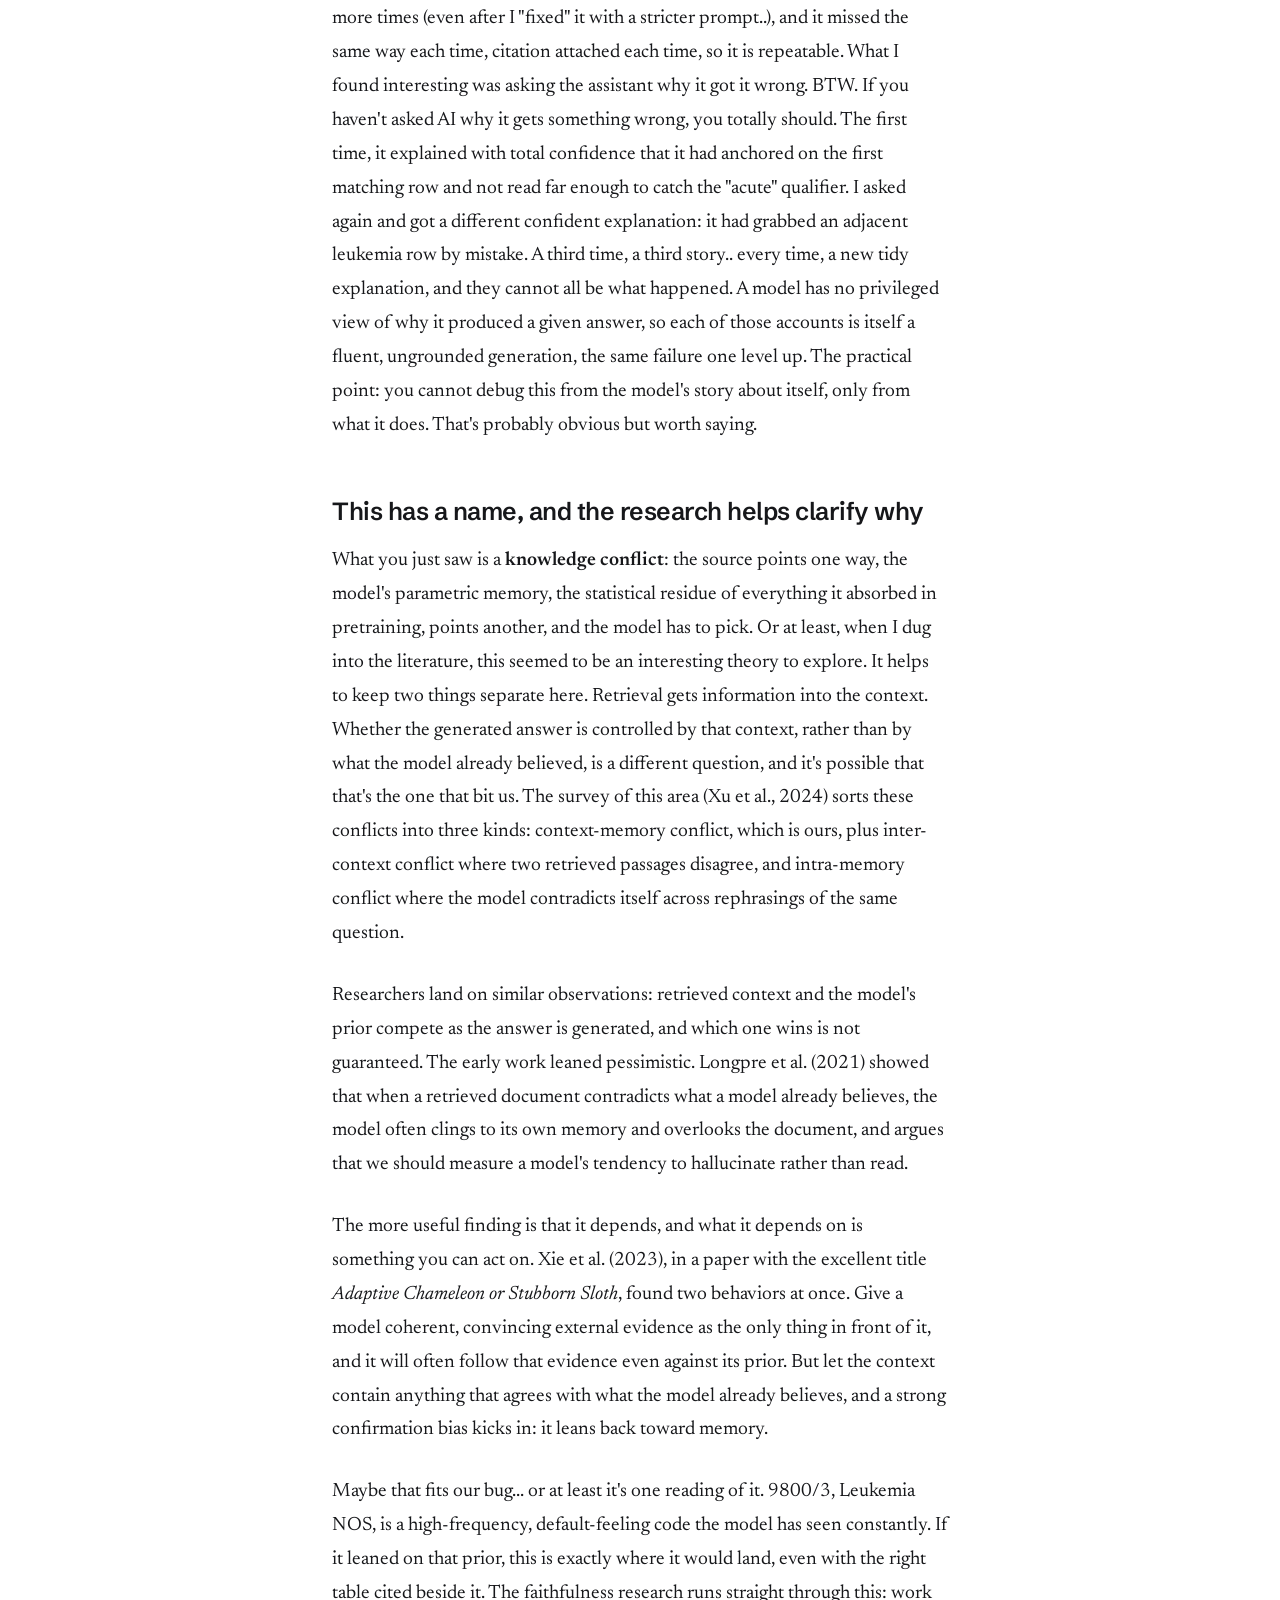
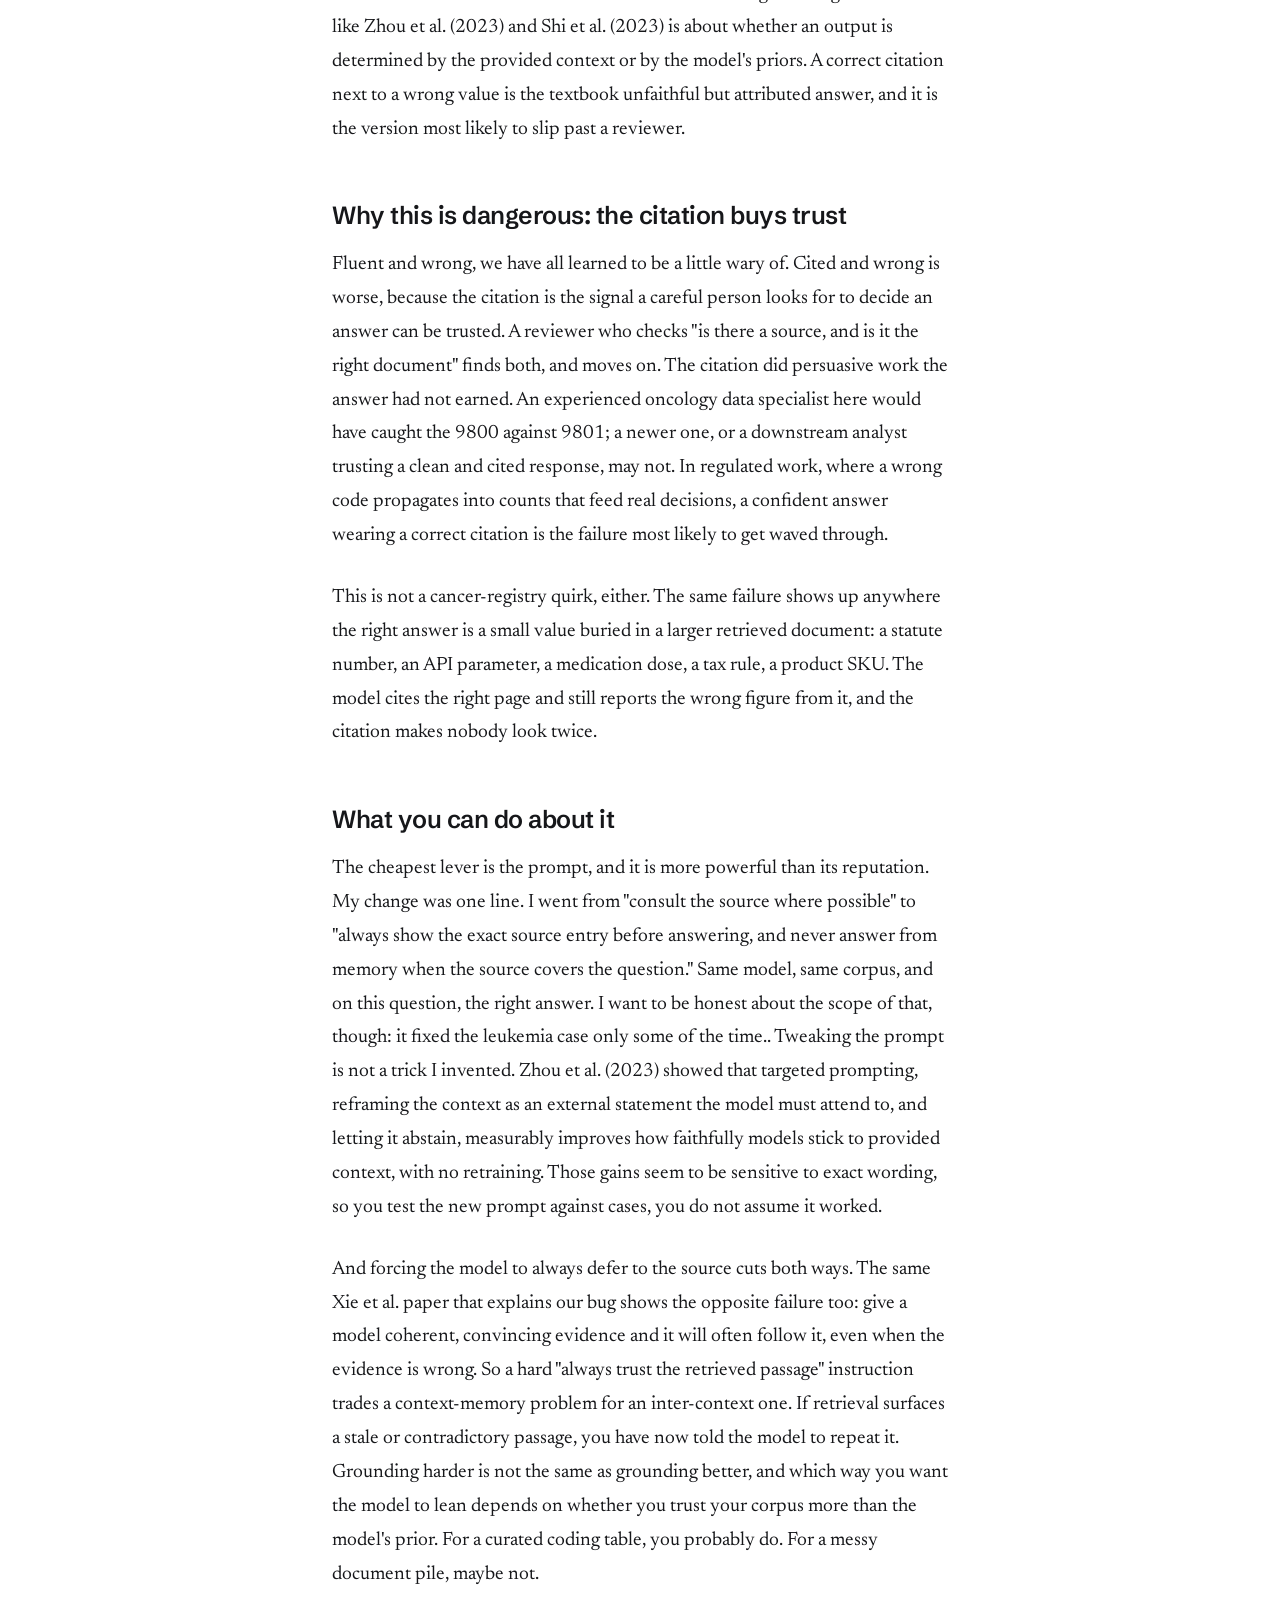
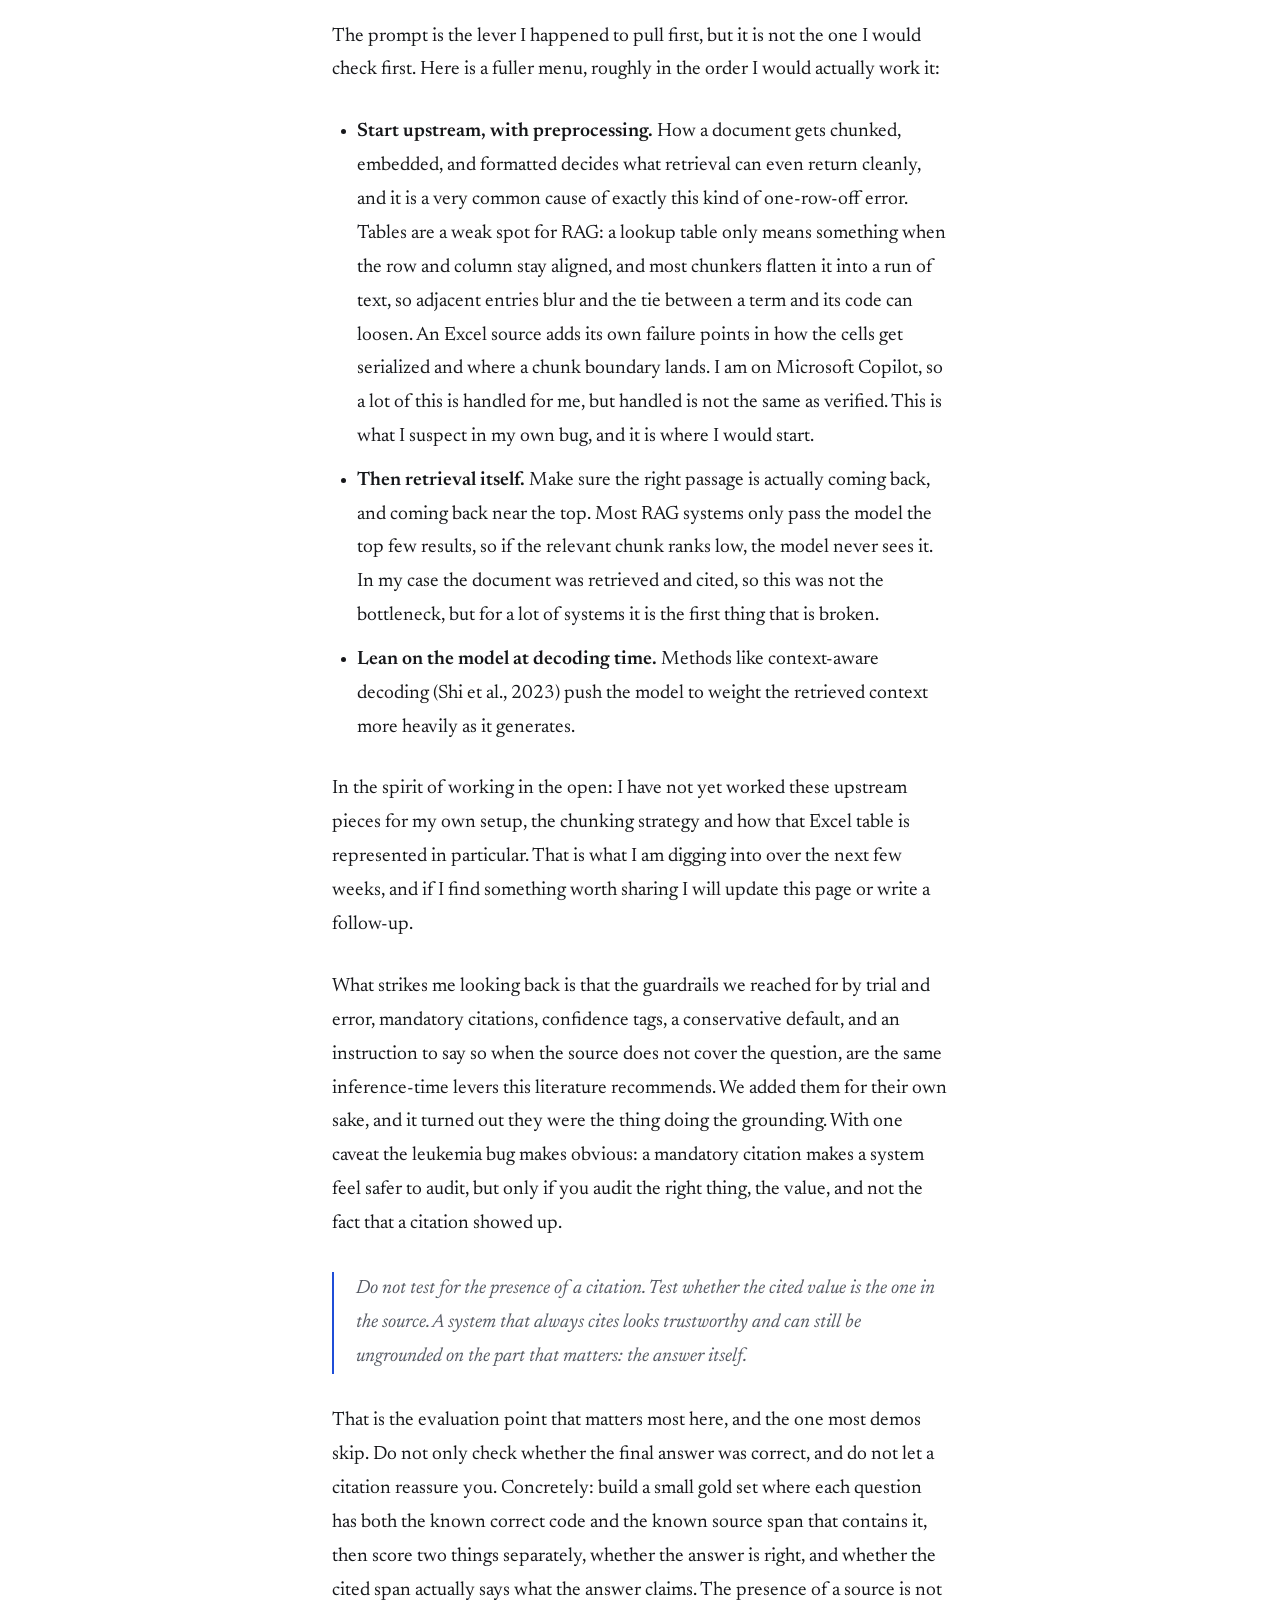
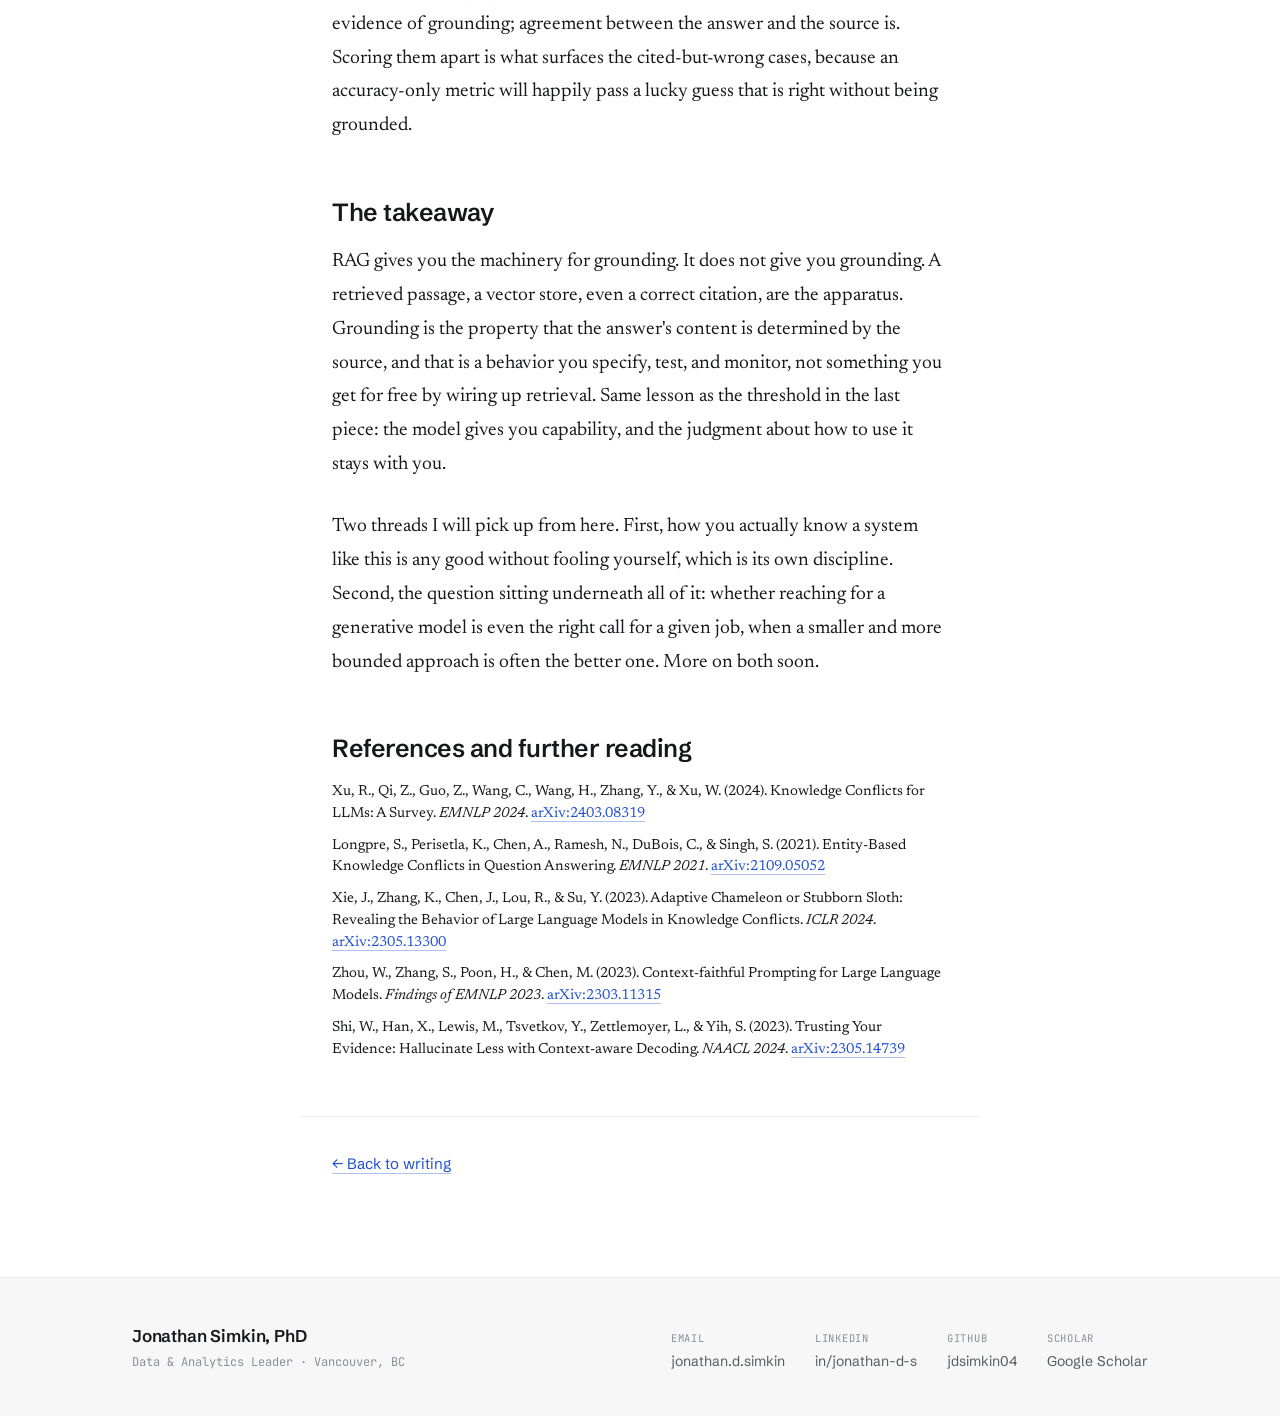
<file: posts/rag-knowledge-conflict.html>
<!DOCTYPE html>
<html lang="en" data-theme="light">
<head>
<meta charset="utf-8" />
<meta name="viewport" content="width=device-width, initial-scale=1" />
<title>A citation is not grounding – Jonathan Simkin</title>
<meta name="description" content="A correct citation is not a grounded answer. A look at knowledge conflict in RAG systems, built around a registry assistant that cited the right WHO ICD-O-3 table and still returned the wrong code." />
<script>(function(){try{var t=localStorage.getItem('theme');if(!t)t=matchMedia('(prefers-color-scheme: dark)').matches?'dark':'light';document.documentElement.setAttribute('data-theme',t);}catch(e){}})();</script>
<link rel="preconnect" href="https://fonts.googleapis.com" />
<link rel="preconnect" href="https://fonts.gstatic.com" crossorigin />
<link href="https://fonts.googleapis.com/css2?family=Schibsted+Grotesk:wght@400;500;600;700&family=Newsreader:ital,opsz,wght@0,6..72,400;0,6..72,500;1,6..72,400&family=JetBrains+Mono:wght@400;500&display=swap" rel="stylesheet" />
<link rel="stylesheet" href="../styles.css" />
<style>
  html[data-theme="light"] { --kc-good:#1e8a5f; --kc-bad:#c0392b; --kc-good-bg:#e7f3ee; --kc-bad-bg:#f8e8e5; }
  html[data-theme="dark"]  { --kc-good:#5fc394; --kc-bad:#ec8475; --kc-good-bg:#11241c; --kc-bad-bg:#2b1815; }

  /* Pipeline figure */
  .kc-figure { margin: 26px 0; }
  .kc-figure svg { width: 100%; height: auto; display: block; }
  .kc-figure figcaption { font-family: var(--mono); font-size: 11.5px; color: var(--ink-soft); margin-top: 10px; text-align: center; }

  /* Interactive widget, scoped to #kc-widget */
  #kc-widget .kc-q { display:flex; flex-wrap:wrap; align-items:baseline; gap:10px; margin:4px 0 16px; }
  #kc-widget .kc-q__label { font-family:var(--mono); font-size:11px; letter-spacing:.08em; color:var(--ink-faint); }
  #kc-widget .kc-q__text { font-weight:600; }
  #kc-widget .kc-grid { display:grid; grid-template-columns:1fr 1fr; gap:14px; }
  @media (max-width:640px){ #kc-widget .kc-grid { grid-template-columns:1fr; } }
  #kc-widget .kc-panel { border:1px solid var(--ink-faint); border-radius:10px; padding:12px 13px; }
  #kc-widget .kc-panel__head { display:flex; align-items:center; justify-content:space-between; gap:8px; font-family:var(--mono); font-size:11px; letter-spacing:.06em; color:var(--ink-soft); margin-bottom:9px; text-transform:uppercase; }
  #kc-widget .kc-pill { font-size:10px; color:var(--accent); border:1px solid var(--accent); border-radius:20px; padding:1px 7px; letter-spacing:.04em; text-transform:none; white-space:nowrap; }
  #kc-widget .kc-table { width:100%; border-collapse:collapse; font-size:13px; }
  #kc-widget .kc-table td { padding:5px 4px; border-top:1px solid var(--ink-faint); vertical-align:top; }
  #kc-widget .kc-table tr:first-child td { border-top:none; }
  #kc-widget .kc-code { font-family:var(--mono); white-space:nowrap; padding-right:10px; color:var(--ink); }
  #kc-widget .kc-row--match .kc-code { color:var(--accent); font-weight:600; }
  #kc-widget .kc-match { display:inline-block; font-family:var(--mono); font-size:10px; color:var(--accent); border:1px solid var(--accent); border-radius:20px; padding:0 7px; margin-left:6px; white-space:nowrap; }
  #kc-widget .kc-panel__foot { margin:10px 0 0; font-size:12px; color:var(--ink-soft); }
  #kc-widget .kc-toggle { display:flex; gap:4px; border-bottom:1px solid var(--ink-faint); margin-bottom:11px; }
  #kc-widget .kc-tab { appearance:none; background:none; border:none; border-bottom:2px solid transparent; margin-bottom:-1px; padding:6px 10px; font:inherit; font-size:13px; color:var(--ink-soft); cursor:pointer; }
  #kc-widget .kc-tab:hover { color:var(--ink); }
  #kc-widget .kc-tab.is-active { color:var(--ink); border-bottom-color:var(--accent); font-weight:600; }
  #kc-widget .kc-tab:focus-visible { outline:2px solid var(--accent); outline-offset:2px; border-radius:3px; }
  #kc-widget .kc-prompt { font-family:var(--mono); font-size:12px; line-height:1.55; white-space:pre-wrap; margin:0; color:var(--ink); }
  #kc-widget .kc-answer { margin-top:14px; border:1px solid var(--ink-faint); border-left-width:3px; border-radius:10px; padding:12px 14px; }
  #kc-widget .kc-answer.is-good { border-left-color:var(--kc-good); background:var(--kc-good-bg); }
  #kc-widget .kc-answer.is-bad  { border-left-color:var(--kc-bad);  background:var(--kc-bad-bg); }
  #kc-widget .kc-answer__head { display:flex; align-items:center; gap:9px; margin-bottom:7px; }
  #kc-widget .kc-badge { font-family:var(--mono); font-size:10.5px; letter-spacing:.05em; text-transform:uppercase; border-radius:20px; padding:2px 9px; }
  #kc-widget .kc-badge.is-good { color:var(--kc-good); border:1px solid var(--kc-good); }
  #kc-widget .kc-badge.is-bad  { color:var(--kc-bad);  border:1px solid var(--kc-bad); }
  #kc-widget .kc-answer__title { font-family:var(--mono); font-size:11px; letter-spacing:.06em; text-transform:uppercase; color:var(--ink-soft); }
  #kc-widget .kc-answer__code { font-family:var(--mono); font-size:15px; font-weight:600; color:var(--ink); margin-bottom:6px; }
  #kc-widget .kc-cite { font-family:var(--mono); font-size:11.5px; color:var(--ink-soft); margin:0 0 8px; }
  #kc-widget .kc-cite__k { color:var(--ink-faint); letter-spacing:.04em; text-transform:uppercase; margin-right:6px; }
  #kc-widget .kc-answer__note { margin:0; font-size:13px; line-height:1.55; color:var(--ink-soft); }
  #kc-widget .metric__v.is-good { color:var(--kc-good); }
  #kc-widget .metric__v.is-bad  { color:var(--kc-bad); }

  .article .refs-list { list-style:none; padding-left:0; }
  .article .refs-list li { margin-bottom:10px; font-size:14.5px; line-height:1.5; }
</style>
</head>
<body>

<header class="site-header">
  <div class="site-header__inner">
    <a class="brand" href="../index.html">
      <span class="brand__mono">JS</span>
      <span class="brand__name">Jonathan Simkin</span>
    </a>
    <nav class="nav">
      <a href="../writing.html">Writing</a>
      <a href="../resume.html">Resume</a>
      <button class="theme-toggle" type="button" aria-label="Toggle dark mode">
        <span class="icon-moon">&#9790;</span>
        <span class="icon-sun">&#9728;</span>
      </button>
    </nav>
  </div>
</header>

<main>
  <article class="article">
    <header class="article-head">
      <div class="article-head__meta">
        <span>June 27, 2026</span>
        <span>&middot;</span>
        <span>Generative AI</span>
        <span>&middot;</span>
        <span>9 min read</span>
      </div>
      <h1>RAG gives you the machinery for grounding. It does not give you grounding.</h1>
      <p class="article-head__standfirst">
        Bolting retrieval onto a model does not give you a grounded answer. My cancer registry coding assistant
        cited the correct source, the public WHO ICD-O-3 lookup table, and still returned the wrong
        code from it: confident, sourced, and wrong. A citation tells you the model looked at a
        document. It does not tell you the answer matches what the document says.
      </p>
    </header>

    <div class="prose">
      <p>
        <em>I gave a plenary and a concurrent talk on this at NAACCR 2026 last week. This is the
        written version of one lesson from those sessions, for anyone who could not make it.</em>
      </p>

      <h2>It cited the right table and still got the code wrong</h2>

      <p>
        I piloted a retrieval-augmented assistant to help with cancer registry coding. The shape is
        the standard one: someone asks a question, the system searches the indexed guidelines and
        coding tables, and answers with citations back to the source. And it worked. On a 20-question
        test set, 10 site and 10 histology, it got 18 right. So this is not a story about RAG falling
        over. It mostly does the job, and the numbers say so. It is a story about the two it missed,
        because the way it missed one of them was not what I expected.
      </p>

      <p>
        The question was to code <em>Acute leukemia, NOS</em> in ICD-O-3. This was a histology lookup,
        the kind of thing I would have bet on it getting right. The correct code is 9801/3, Acute
        leukemia, NOS. The assistant returned 9800/3, Leukemia, NOS, the more generic neighbor. And it
        cited its source: the WHO ICD-O-3 site and histology lookup, the public table that lists both
        codes. So the answer arrived with a real, relevant citation attached, and that citation pointed
        at the document that contains the right answer. It was still wrong.
      </p>

      <p>
        Here is the part that bugged me. The document was retrieved and cited; you can see it in the
        output, sitting right next to the code. The correct entry, 9801/3, is in that document. The
        model returned 9800/3 anyway, which is also in the table, just the wrong line for this term.
        When a stricter instruction forced it to surface the exact entry first, it returned 9801/3. I
        want to be careful about what I can and cannot claim: I cannot see why it landed on the wrong
        row, whether it read past 9801/3 or never weighed it at all. What I can say is that the source
        was right there, correctly cited, and the answer still did not match the entry the question
        called for. The citation was real. The grounding was not.
      </p>

      <figure class="kc-figure">
        <svg viewBox="0 0 680 168" xmlns="http://www.w3.org/2000/svg" role="img" aria-label="A three-stage flow: the model retrieves and cites the correct source, generation picks the wrong entry from that source, and the answer is cited but wrong. The break is at generation.">
          <defs>
            <marker id="kc-arrow" markerWidth="9" markerHeight="9" refX="6.5" refY="3" orient="auto">
              <path d="M0,0 L7,3 L0,6 Z" fill="var(--ink-faint)"></path>
            </marker>
          </defs>
          <rect x="8" y="40" width="190" height="74" rx="10" fill="none" stroke="var(--kc-good)" stroke-width="1.5"></rect>
          <text x="103" y="66" text-anchor="middle" font-family="JetBrains Mono, monospace" font-size="11" fill="var(--kc-good)">RETRIEVE &amp; CITE</text>
          <text x="103" y="86" text-anchor="middle" font-family="Schibsted Grotesk, sans-serif" font-size="12.5" fill="var(--ink)">correct source</text>
          <text x="103" y="102" text-anchor="middle" font-family="Schibsted Grotesk, sans-serif" font-size="12.5" fill="var(--ink)">cited</text>
          <line x1="198" y1="77" x2="244" y2="77" stroke="var(--ink-faint)" stroke-width="1.5" marker-end="url(#kc-arrow)"></line>
          <rect x="245" y="40" width="190" height="74" rx="10" fill="none" stroke="var(--kc-bad)" stroke-width="2"></rect>
          <text x="340" y="66" text-anchor="middle" font-family="JetBrains Mono, monospace" font-size="11" fill="var(--kc-bad)">GENERATE</text>
          <text x="340" y="86" text-anchor="middle" font-family="Schibsted Grotesk, sans-serif" font-size="12.5" fill="var(--ink)">wrong entry picked</text>
          <text x="340" y="102" text-anchor="middle" font-family="Schibsted Grotesk, sans-serif" font-size="12.5" fill="var(--ink)">from the cited source</text>
          <text x="340" y="146" text-anchor="middle" font-family="JetBrains Mono, monospace" font-size="10.5" fill="var(--kc-bad)">the break is here</text>
          <line x1="435" y1="77" x2="481" y2="77" stroke="var(--ink-faint)" stroke-width="1.5" marker-end="url(#kc-arrow)"></line>
          <rect x="482" y="40" width="190" height="74" rx="10" fill="none" stroke="var(--ink-faint)" stroke-width="1.5"></rect>
          <text x="577" y="66" text-anchor="middle" font-family="JetBrains Mono, monospace" font-size="11" fill="var(--ink-soft)">ANSWER</text>
          <text x="577" y="86" text-anchor="middle" font-family="Schibsted Grotesk, sans-serif" font-size="12.5" fill="var(--ink)">cited, plausible,</text>
          <text x="577" y="102" text-anchor="middle" font-family="Schibsted Grotesk, sans-serif" font-size="12.5" fill="var(--ink)">and wrong</text>
        </svg>
        <figcaption>The model points at the right table. The break is downstream, where it picks the wrong entry from the source it cites, not the one the question calls for.</figcaption>
      </figure>

      <p>
        Below is that situation, reconstructed. The question is fixed. The cited source is fixed, and
        it contains the correct value. The only thing you change is the instruction the assistant runs
        under. Notice what does not change: the citation. Notice what does: whether the answer matches
        the document it points to.
      </p>

      <!-- ============== Interactive widget (self-contained) ============== -->
      <div class="widget" id="kc-widget">
        <p class="widget__cap">Interactive &middot; Same source cited, different answer</p>
        <p class="widget__title">Change only the instruction</p>

        <div class="kc-q">
          <span class="kc-q__label">QUESTION</span>
          <span class="kc-q__text">Code "Acute leukemia, NOS" in ICD-O-3.</span>
        </div>

        <div class="kc-grid">
          <div class="kc-panel">
            <div class="kc-panel__head"><span>WHO ICD-O-3 lookup</span><span class="kc-pill">cited source</span></div>
            <table class="kc-table">
              <tr><td class="kc-code">9800/3</td><td>Leukemia, NOS</td></tr>
              <tr class="kc-row--match"><td class="kc-code">9801/3</td><td>Acute leukemia, NOS <span class="kc-match">correct value</span></td></tr>
              <tr><td class="kc-code">9805/3</td><td>Acute biphenotypic leukemia</td></tr>
            </table>
            <p class="kc-panel__foot">The correct value, 9801/3, is in this table. The model cites this table in both cases below.</p>
          </div>

          <div class="kc-panel">
            <div class="kc-panel__head"><span>System prompt</span></div>
            <div class="kc-toggle" role="tablist" aria-label="Choose a system prompt">
              <button class="kc-tab is-active" data-mode="permissive" role="tab" aria-selected="true" type="button">Permissive</button>
              <button class="kc-tab" data-mode="strict" role="tab" aria-selected="false" type="button">Strict</button>
            </div>
            <pre class="kc-prompt" id="kc-prompt"></pre>
          </div>
        </div>

        <div class="kc-answer" id="kc-answer">
          <div class="kc-answer__head">
            <span class="kc-badge" id="kc-badge"></span>
            <span class="kc-answer__title">Model answer</span>
          </div>
          <div class="kc-answer__code" id="kc-answer-code"></div>
          <div class="kc-cite"><span class="kc-cite__k">Cited source</span>WHO ICD-O-3 site &amp; histology lookup</div>
          <p class="kc-answer__note" id="kc-answer-note"></p>
        </div>

        <div class="metrics">
          <div class="metric"><div class="metric__k">Model answer</div><div class="metric__v" id="kc-m-ans">&ndash;</div></div>
          <div class="metric"><div class="metric__k">Cited source</div><div class="metric__v">WHO ICD-O-3</div></div>
          <div class="metric"><div class="metric__k">Answer matches source?</div><div class="metric__v" id="kc-m-match">&ndash;</div></div>
        </div>

        <p class="widget__note">The citation is identical in both states. The only thing that changes is whether the answer matches the source it cites.</p>
      </div>
      <!-- ============== /widget ============== -->

      <p>
        The model points at the right table either way. What changes is whether the answer matches the
        entry the question calls for, or a different line from the same table. A citation cannot tell you
        which one you got.
      </p>

      <p>
        One more thing, because one bug is not a pattern. I ran the same question a few more times (even after I "fixed" it with a stricter prompt..), and
        it missed the same way each time, citation attached each time, so it is repeatable. What I found
        interesting was asking the assistant why it got it wrong. BTW. If you haven't asked AI why it gets something wrong, you totally should.
        The first time, it explained with total
        confidence that it had anchored on the first matching row and not read far enough to catch the
        "acute" qualifier. I asked again and got a different confident explanation: it had grabbed an
        adjacent leukemia row by mistake. A third time, a third story.. every time, a new tidy explanation, and they cannot all be
        what happened. A model has no privileged view of why it produced a given answer, so each of those
        accounts is itself a fluent, ungrounded generation, the same failure one level up. The practical
        point: you cannot debug this from the model's story about itself, only from what it does. That's probably obvious but worth saying.
      </p>

      <h2>This has a name, and the research helps clarify why</h2>

      <p>
        What you just saw is a <strong>knowledge conflict</strong>: the source points one way, the
        model's parametric memory, the statistical residue of everything it absorbed in pretraining,
        points another, and the model has to pick. Or at least, when I dug into the literature, this seemed to be an interesting theory to explore.
        It helps to keep two things separate here. Retrieval
        gets information into the context. Whether the generated answer is controlled by that context,
        rather than by what the model already believed, is a different question, and it's possible that that's the one that
        bit us. The survey of this area (Xu et al., 2024) sorts these conflicts into three kinds:
        context-memory conflict, which is ours, plus inter-context conflict where two retrieved passages
        disagree, and intra-memory conflict where the model contradicts itself across rephrasings of the
        same question.
      </p>

      <p>
        Researchers land on similar observations: retrieved context and the model's prior compete
        as the answer is generated, and which one wins is not guaranteed. The early work leaned
        pessimistic. Longpre et al. (2021) showed that when a retrieved document contradicts what a model
        already believes, the model often clings to its own memory and overlooks the document, and argues that we should measure a model's tendency to hallucinate rather than read.
      </p>

      <p>
        The more useful finding is that it depends, and what it depends on is something you can act on.
        Xie et al. (2023), in a paper with the excellent title <em>Adaptive Chameleon or Stubborn
        Sloth</em>, found two behaviors at once. Give a model coherent, convincing external evidence as
        the only thing in front of it, and it will often follow that evidence even against its prior.
        But let the context contain anything that agrees with what the model already believes, and a
        strong confirmation bias kicks in: it leans back toward memory.
      </p>

      <p>
        Maybe that fits our bug... or at least it's one reading of it. 9800/3, Leukemia NOS, is a
        high-frequency, default-feeling code the model has seen constantly. If it leaned on that prior,
        this is exactly where it would land, even with the right table cited beside it. The faithfulness
        research runs straight through this: work like Zhou et al. (2023) and Shi et al. (2023) is about
        whether an output is determined by the provided context or by the model's priors. A correct
        citation next to a wrong value is the textbook unfaithful but attributed answer, and it is the
        version most likely to slip past a reviewer.
      </p>

      <h2>Why this is dangerous: the citation buys trust</h2>

      <p>
        Fluent and wrong, we have all learned to be a little wary of. Cited and wrong is worse, because
        the citation is the signal a careful person looks for to decide an answer can be trusted. A
        reviewer who checks "is there a source, and is it the right document" finds both, and moves on.
        The citation did persuasive work the answer had not earned. An experienced oncology data specialist here would have caught the 9800
        against 9801; a newer one, or a downstream analyst trusting a clean and cited response, may not.
        In regulated work, where a wrong code propagates into counts that feed real decisions, a
        confident answer wearing a correct citation is the failure most likely to get waved through.
      </p>

      <p>
        This is not a cancer-registry quirk, either. The same failure shows up anywhere the right answer
        is a small value buried in a larger retrieved document: a statute number, an API parameter, a
        medication dose, a tax rule, a product SKU. The model cites the right page and still reports the
        wrong figure from it, and the citation makes nobody look twice.
      </p>

      <h2>What you can do about it</h2>

      <p>
        The cheapest lever is the prompt, and it is more powerful than its reputation. My change was
        one line. I went from "consult the source where possible" to "always show the exact source
        entry before answering, and never answer from memory when the source covers the question." Same
        model, same corpus, and on this question, the right answer. I want to be honest about the scope
        of that, though: it fixed the leukemia case only some of the time.. Tweaking the prompt is not a trick
        I invented. Zhou et al. (2023) showed that targeted prompting, reframing the context as an
        external statement the model must attend to, and letting it abstain, measurably improves how
        faithfully models stick to provided context, with no retraining. Those gains seem to be
        sensitive to exact wording, so you test the new prompt against cases, you do not assume it
        worked.
      </p>

      <p>
        And forcing the model to always defer to the source cuts both ways. The same Xie et al. paper
        that explains our bug shows the opposite failure too: give a model coherent, convincing evidence
        and it will often follow it, even when the evidence is wrong. So a hard "always trust the
        retrieved passage" instruction trades a context-memory problem for an inter-context one. If
        retrieval surfaces a stale or contradictory passage, you have now told the model to repeat it.
        Grounding harder is not the same as grounding better, and which way you want the model to lean
        depends on whether you trust your corpus more than the model's prior. For a curated coding table,
        you probably do. For a messy document pile, maybe not.
      </p>

      <p>The prompt is the lever I happened to pull first, but it is not the one I would check first. Here is a fuller menu, roughly in the order I would actually work it:</p>

      <ul>
        <li><strong>Start upstream, with preprocessing.</strong> How a document gets chunked, embedded,
        and formatted decides what retrieval can even return cleanly, and it is a very common cause of
        exactly this kind of one-row-off error. Tables are a weak spot for RAG: a lookup table only
        means something when the row and column stay aligned, and most chunkers flatten it into a run of
        text, so adjacent entries blur and the tie between a term and its code can loosen. An Excel source
        adds its own failure points in how the cells get serialized and where a chunk boundary lands. I am
        on Microsoft Copilot, so a lot of this is handled for me, but handled is not the same as verified.
        This is what I suspect in my own bug, and it is where I would start.</li>
        <li><strong>Then retrieval itself.</strong> Make sure the right passage is actually coming back, and coming back near the top.
          Most RAG systems only pass the model the top few results, so if the relevant chunk ranks low, the model never sees it.
          In my case the document was retrieved and cited, so this was not the bottleneck, but for a lot of systems it is the first thing that is broken.</li>
        <li><strong>Lean on the model at decoding time.</strong> Methods like context-aware
        decoding (Shi et al., 2023) push the model to weight the retrieved context more heavily as it
        generates.</li>
      </ul>

      <p>
        In the spirit of working in the open: I have not yet worked these upstream pieces for my own
        setup, the chunking strategy and how that Excel table is represented in particular. That is what I
        am digging into over the next few weeks, and if I find something worth sharing I will update this
        page or write a follow-up.
      </p>

      <p>
        What strikes me looking back is that the guardrails we reached for by trial and error, mandatory
        citations, confidence tags, a conservative default, and an instruction to say so when the source
        does not cover the question, are the same inference-time levers this literature recommends. We
        added them for their own sake, and it turned out they were the thing doing the grounding. With
        one caveat the leukemia bug makes obvious: a mandatory citation makes a system feel safer to
        audit, but only if you audit the right thing, the value, and not the fact that a citation showed
        up.
      </p>

      <blockquote>
        Do not test for the presence of a citation. Test whether the cited value is the one in the
        source. A system that always cites looks trustworthy and can still be ungrounded on the part
        that matters: the answer itself.
      </blockquote>

      <p>
        That is the evaluation point that matters most here, and the one most demos skip. Do not only
        check whether the final answer was correct, and do not let a citation reassure you. Concretely:
        build a small gold set where each question has both the known correct code and the known source
        span that contains it, then score two things separately, whether the answer is right, and
        whether the cited span actually says what the answer claims. The presence of a source is not
        evidence of grounding; agreement between the answer and the source is. Scoring them apart is
        what surfaces the cited-but-wrong cases, because an accuracy-only metric will happily pass a
        lucky guess that is right without being grounded.
      </p>

      <h2>The takeaway</h2>

      <p>
        RAG gives you the machinery for grounding. It does not give you grounding. A retrieved passage,
        a vector store, even a correct citation, are the apparatus. Grounding is the property that the
        answer's content is determined by the source, and that is a behavior you specify, test, and
        monitor, not something you get for free by wiring up retrieval. Same lesson as the threshold in
        the last piece: the model gives you capability, and the judgment about how to use it stays with
        you.
      </p>

      <p>
        Two threads I will pick up from here. First, how you actually know a system like this is any
        good without fooling yourself, which is its own discipline. Second, the question sitting
        underneath all of it: whether reaching for a generative model is even the right call for a given
        job, when a smaller and more bounded approach is often the better one. More on both soon.
      </p>

      <h2>References and further reading</h2>
      <ul class="refs-list">
        <li>Xu, R., Qi, Z., Guo, Z., Wang, C., Wang, H., Zhang, Y., &amp; Xu, W. (2024). Knowledge Conflicts for LLMs: A Survey. <em>EMNLP 2024</em>. <a href="https://arxiv.org/abs/2403.08319" target="_blank" rel="noopener">arXiv:2403.08319</a></li>
        <li>Longpre, S., Perisetla, K., Chen, A., Ramesh, N., DuBois, C., &amp; Singh, S. (2021). Entity-Based Knowledge Conflicts in Question Answering. <em>EMNLP 2021</em>. <a href="https://arxiv.org/abs/2109.05052" target="_blank" rel="noopener">arXiv:2109.05052</a></li>
        <li>Xie, J., Zhang, K., Chen, J., Lou, R., &amp; Su, Y. (2023). Adaptive Chameleon or Stubborn Sloth: Revealing the Behavior of Large Language Models in Knowledge Conflicts. <em>ICLR 2024</em>. <a href="https://arxiv.org/abs/2305.13300" target="_blank" rel="noopener">arXiv:2305.13300</a></li>
        <li>Zhou, W., Zhang, S., Poon, H., &amp; Chen, M. (2023). Context-faithful Prompting for Large Language Models. <em>Findings of EMNLP 2023</em>. <a href="https://arxiv.org/abs/2303.11315" target="_blank" rel="noopener">arXiv:2303.11315</a></li>
        <li>Shi, W., Han, X., Lewis, M., Tsvetkov, Y., Zettlemoyer, L., &amp; Yih, S. (2023). Trusting Your Evidence: Hallucinate Less with Context-aware Decoding. <em>NAACL 2024</em>. <a href="https://arxiv.org/abs/2305.14739" target="_blank" rel="noopener">arXiv:2305.14739</a></li>
      </ul>
    </div>
  </article>

  <div class="article-foot">
    <a class="textlink" href="../writing.html">&larr; Back to writing</a>
  </div>
</main>

<footer class="site-footer">
  <div class="site-footer__inner">
    <div>
      <div class="site-footer__name">Jonathan Simkin, PhD</div>
      <div class="site-footer__meta">Data &amp; Analytics Leader &middot; Vancouver, BC</div>
    </div>
    <ul class="social">
      <li><a href="mailto:jonathan.d.simkin@gmail.com"><span class="social__k">Email</span><span class="social__v">jonathan.d.simkin</span></a></li>
      <li><a href="https://www.linkedin.com/in/jonathan-d-s" target="_blank" rel="noopener"><span class="social__k">LinkedIn</span><span class="social__v">in/jonathan-d-s</span></a></li>
      <li><a href="https://github.com/jdsimkin04" target="_blank" rel="noopener"><span class="social__k">GitHub</span><span class="social__v">jdsimkin04</span></a></li>
      <li><a href="https://scholar.google.ca/citations?user=SehfEC8AAAAJ" target="_blank" rel="noopener"><span class="social__k">Scholar</span><span class="social__v">Google Scholar</span></a></li>
    </ul>
  </div>
</footer>

<script src="../js/site.js"></script>
<script>
/* ============================================================
   Knowledge-conflict demo, self-contained, no dependencies.
   Same question, same cited source. Only the system prompt
   changes, and with it whether the answer matches the source.
   ============================================================ */
(function(){
  var STATES = {
    permissive: {
      prompt: 'Answer registry coding questions.\nRefer to the source documentation\nwhere possible.',
      answerCode: '9800/3 \u00b7 Leukemia, NOS',
      verdict: 'bad',
      badge: 'Wrong',
      note: 'The answer cites the correct table, which is the signal that makes it look grounded. But the value is wrong: the model returned 9800/3, Leukemia NOS, the more generic neighbor, rather than the 9801/3 entry the table lists for this exact term. It cited the right doc and picked the wrong line from it.',
      mAns: '9800/3',
      match: 'No'
    },
    strict: {
      prompt: 'Answer registry coding questions.\nALWAYS show the exact source entry\nbefore answering. NEVER answer from\nmemory when the source covers it.',
      answerCode: '9801/3 \u00b7 Acute leukemia, NOS',
      verdict: 'good',
      badge: 'Correct',
      note: 'Same cited source. Now the answer matches it. Forcing the model to surface the exact entry before answering binds the value to the table it was already pointing at.',
      mAns: '9801/3',
      match: 'Yes'
    }
  };

  var tabs = document.querySelectorAll('#kc-widget .kc-tab');
  var promptEl = document.getElementById('kc-prompt');
  var answerEl = document.getElementById('kc-answer');
  var badgeEl = document.getElementById('kc-badge');
  var codeEl = document.getElementById('kc-answer-code');
  var noteEl = document.getElementById('kc-answer-note');
  var mAnsEl = document.getElementById('kc-m-ans');
  var mMatchEl = document.getElementById('kc-m-match');

  function render(mode){
    var s = STATES[mode];
    promptEl.textContent = s.prompt;
    answerEl.classList.remove('is-good','is-bad');
    answerEl.classList.add(s.verdict === 'good' ? 'is-good' : 'is-bad');
    badgeEl.textContent = s.badge;
    badgeEl.className = 'kc-badge ' + (s.verdict === 'good' ? 'is-good' : 'is-bad');
    codeEl.textContent = s.answerCode;
    noteEl.textContent = s.note;
    mAnsEl.textContent = s.mAns;
    mAnsEl.className = 'metric__v ' + (s.verdict === 'good' ? 'is-good' : 'is-bad');
    mMatchEl.textContent = s.match;
    mMatchEl.className = 'metric__v ' + (s.verdict === 'good' ? 'is-good' : 'is-bad');
    tabs.forEach(function(t){
      var on = t.getAttribute('data-mode') === mode;
      t.classList.toggle('is-active', on);
      t.setAttribute('aria-selected', on ? 'true' : 'false');
    });
  }

  tabs.forEach(function(t){
    t.addEventListener('click', function(){ render(t.getAttribute('data-mode')); });
  });

  render('permissive');
})();
</script>
</body>
</html>
</file>
<file: styles.css>
/* =========================================================================
   Jonathan Simkin — personal site
   Shared stylesheet. Plain CSS, no build step.
   Theme: technical foundation + editorial serif for long-form. Blue accent.
   Light + dark via [data-theme] on <html>.
   ========================================================================= */

:root {
  --sans: "Schibsted Grotesk", system-ui, -apple-system, "Segoe UI", sans-serif;
  --serif: "Newsreader", Georgia, "Times New Roman", serif;
  --mono: "JetBrains Mono", ui-monospace, SFMono-Regular, Menlo, monospace;

  --maxw: 1080px;
  --readw: 680px;
}

/* ---- Light (default) --------------------------------------------------- */
:root,
[data-theme="light"] {
  --bg: #ffffff;
  --bg-sub: #f7f7f8;
  --bg-card: #ffffff;
  --ink: #16171a;
  --ink-soft: #565a63;
  --ink-faint: #8b8f98;
  --line: #ececef;
  --line-strong: #d9dadf;
  --accent: #1f4ed8;
  --accent-hover: #1a42b8;
  --accent-tint: #eef1fd;
  --code-bg: #f6f7f9;
  --code-ink: #1f2430;
  --selection: #d7e0fb;
}

/* ---- Dark -------------------------------------------------------------- */
[data-theme="dark"] {
  --bg: #0d0e11;
  --bg-sub: #15171b;
  --bg-card: #131419;
  --ink: #e9eaee;
  --ink-soft: #a3a7b2;
  --ink-faint: #6c707b;
  --line: #23252b;
  --line-strong: #30333a;
  --accent: #6a8bf7;
  --accent-hover: #88a1f9;
  --accent-tint: #1a2236;
  --code-bg: #16181d;
  --code-ink: #cdd2dd;
  --selection: #243056;
}

* { box-sizing: border-box; }

html {
  -webkit-text-size-adjust: 100%;
  scroll-behavior: smooth;
}

body {
  margin: 0;
  background: var(--bg);
  color: var(--ink);
  font-family: var(--sans);
  font-size: 17px;
  line-height: 1.6;
  -webkit-font-smoothing: antialiased;
  text-rendering: optimizeLegibility;
  transition: background .3s ease, color .3s ease;
}

::selection { background: var(--selection); }

a { color: var(--accent); text-decoration: none; }

.wrap { max-width: var(--maxw); margin: 0 auto; padding: 0 32px; }

.eyebrow {
  font-family: var(--mono);
  font-size: 12px;
  letter-spacing: 0.08em;
  text-transform: uppercase;
  color: var(--ink-faint);
  margin: 0;
  white-space: nowrap;
}

.phd { color: var(--ink-faint); font-weight: 400; }

/* =========================================================================
   Header
   ========================================================================= */
.site-header {
  position: sticky;
  top: 0;
  z-index: 50;
  background: color-mix(in srgb, var(--bg) 86%, transparent);
  backdrop-filter: saturate(180%) blur(12px);
  border-bottom: 1px solid var(--line);
}
.site-header__inner {
  max-width: var(--maxw);
  margin: 0 auto;
  padding: 0 32px;
  height: 64px;
  display: flex;
  align-items: center;
  justify-content: space-between;
}
.brand {
  display: inline-flex;
  align-items: baseline;
  gap: 9px;
  color: var(--ink);
  font-weight: 600;
  letter-spacing: -0.01em;
}
.brand__mono {
  font-family: var(--mono);
  font-weight: 500;
  font-size: 13px;
  color: var(--accent);
  border: 1px solid var(--line-strong);
  border-radius: 5px;
  padding: 2px 6px;
  letter-spacing: 0.02em;
}
.brand__name { font-size: 15px; }
.nav { display: flex; align-items: center; gap: 6px; }
.nav a {
  color: var(--ink-soft);
  font-size: 14.5px;
  padding: 8px 12px;
  border-radius: 7px;
  transition: color .15s, background .15s;
}
.nav a:hover { color: var(--ink); background: var(--bg-sub); }
.nav a.is-active { color: var(--ink); }
.nav a.is-active::after {
  content: "";
  display: block;
  height: 2px;
  margin-top: 5px;
  background: var(--accent);
  border-radius: 2px;
}

/* Theme toggle */
.theme-toggle {
  margin-left: 6px;
  width: 36px;
  height: 36px;
  display: inline-grid;
  place-items: center;
  border: 1px solid var(--line-strong);
  border-radius: 8px;
  background: transparent;
  color: var(--ink-soft);
  cursor: pointer;
  font-size: 15px;
  line-height: 1;
  transition: color .15s, border-color .15s, background .15s;
}
.theme-toggle:hover { color: var(--ink); border-color: var(--ink-faint); }
.theme-toggle .icon-sun { display: none; }
.theme-toggle .icon-moon { display: inline; }
[data-theme="dark"] .theme-toggle .icon-sun { display: inline; }
[data-theme="dark"] .theme-toggle .icon-moon { display: none; }

/* =========================================================================
   Buttons / links
   ========================================================================= */
.btn {
  display: inline-flex;
  align-items: center;
  gap: 8px;
  font-family: var(--sans);
  font-size: 15px;
  font-weight: 500;
  padding: 11px 18px;
  border-radius: 8px;
  border: 1px solid transparent;
  cursor: pointer;
  white-space: nowrap;
  transition: background .15s, color .15s, border-color .15s, transform .15s;
}
.btn .arr { transition: transform .15s; }
.btn:hover .arr { transform: translateX(3px); }
.btn--primary { background: var(--accent); color: #fff; }
.btn--primary:hover { background: var(--accent-hover); }
[data-theme="dark"] .btn--primary { color: #0c1020; }
.btn--ghost { color: var(--ink); border-color: var(--line-strong); }
.btn--ghost:hover { border-color: var(--ink); }

.textlink {
  color: var(--accent);
  text-decoration: none;
  border-bottom: 1px solid color-mix(in srgb, var(--accent) 35%, transparent);
  transition: border-color .15s;
}
.textlink:hover { border-bottom-color: var(--accent); }

/* =========================================================================
   Home — masthead
   ========================================================================= */
.masthead { padding-top: 88px; padding-bottom: 40px; }
.masthead__grid {
  display: flex;
  align-items: center;
  justify-content: space-between;
  gap: 48px;
}
.masthead__text { min-width: 0; }
.masthead__photo {
  width: 156px;
  height: 156px;
  flex-shrink: 0;
  object-fit: cover;
  border-radius: 18px;
  border: 1px solid var(--line-strong);
}
.masthead__eyebrow { margin-bottom: 22px; display: flex; gap: 14px; align-items: center; flex-wrap: wrap; }
.masthead__dot { width: 5px; height: 5px; border-radius: 50%; background: var(--accent); }
.masthead h1 {
  font-family: var(--sans);
  font-weight: 600;
  font-size: clamp(2.9rem, 7vw, 5.1rem);
  line-height: 1.0;
  letter-spacing: -0.035em;
  margin: 0 0 20px;
}
.masthead__role {
  font-family: var(--mono);
  font-size: 13px;
  letter-spacing: 0.04em;
  color: var(--ink-soft);
  text-transform: uppercase;
}

.home-lead {
  font-family: var(--serif);
  font-size: clamp(1.4rem, 2.6vw, 1.85rem);
  line-height: 1.42;
  letter-spacing: -0.01em;
  max-width: 760px;
  margin: 0 0 26px;
  color: var(--ink);
}
.home-intro {
  font-family: var(--serif);
  font-size: 1.15rem;
  line-height: 1.7;
  color: var(--ink-soft);
  max-width: 660px;
  margin: 0 0 40px;
}

.home-actions { display: flex; gap: 14px; flex-wrap: wrap; margin-bottom: 8px; }

/* Pillars */
.pillars {
  list-style: none;
  margin: 64px 0 0;
  padding: 0;
  border-top: 1px solid var(--line-strong);
}
.pillars__cap {
  font-family: var(--mono);
  font-size: 11px;
  letter-spacing: 0.1em;
  text-transform: uppercase;
  color: var(--ink-faint);
  margin: 20px 0 4px;
}
.pillars__row {
  display: grid;
  grid-template-columns: 52px minmax(220px, 300px) 1fr;
  gap: 24px;
  align-items: baseline;
  padding: 26px 0;
  border-bottom: 1px solid var(--line);
}
.pillars__n { font-family: var(--mono); font-size: 13px; color: var(--accent); }
.pillars__k {
  font-size: 1.22rem;
  font-weight: 600;
  letter-spacing: -0.01em;
  display: flex;
  align-items: center;
  gap: 12px;
  flex-wrap: wrap;
}
.tag {
  font-family: var(--mono);
  font-size: 10.5px;
  letter-spacing: 0.06em;
  text-transform: uppercase;
  color: var(--accent);
  background: var(--accent-tint);
  border-radius: 999px;
  padding: 3px 9px;
  font-weight: 500;
  white-space: nowrap;
}
.pillars__v { color: var(--ink-soft); font-size: 1rem; line-height: 1.55; max-width: 460px; }

/* =========================================================================
   Footer
   ========================================================================= */
.site-footer {
  margin-top: 100px;
  border-top: 1px solid var(--line);
  background: var(--bg-sub);
}
.site-footer__inner {
  max-width: var(--maxw);
  margin: 0 auto;
  padding: 44px 32px;
  display: flex;
  justify-content: space-between;
  align-items: flex-end;
  gap: 32px;
  flex-wrap: wrap;
}
.site-footer__name { font-weight: 600; letter-spacing: -0.01em; }
.site-footer__meta { font-family: var(--mono); font-size: 12px; color: var(--ink-faint); margin-top: 4px; }
.social { list-style: none; margin: 0; padding: 0; display: flex; gap: 30px; flex-wrap: wrap; }
.social a { display: flex; flex-direction: column; gap: 3px; color: var(--ink); }
.social__k { font-family: var(--mono); font-size: 10.5px; letter-spacing: 0.07em; text-transform: uppercase; color: var(--ink-faint); }
.social__v { font-size: 14px; color: var(--ink-soft); transition: color .15s; }
.social a:hover .social__v { color: var(--accent); }

/* =========================================================================
   Page header (CV / Writing)
   ========================================================================= */
.page-head { padding-top: 72px; padding-bottom: 8px; }
.page-head h1 {
  font-family: var(--sans);
  font-weight: 600;
  font-size: clamp(2.2rem, 4.6vw, 3.2rem);
  letter-spacing: -0.03em;
  line-height: 1.04;
  margin: 14px 0 0;
}
.page-head__sub {
  font-family: var(--serif);
  font-size: 1.2rem;
  color: var(--ink-soft);
  max-width: 620px;
  margin: 18px 0 0;
  line-height: 1.6;
}

/* =========================================================================
   CV
   ========================================================================= */
.cv { padding-bottom: 40px; }
.cv-section {
  display: grid;
  grid-template-columns: 200px 1fr;
  gap: 40px;
  padding: 40px 0;
  border-top: 1px solid var(--line);
}
.cv-section__label {
  font-family: var(--mono);
  font-size: 12px;
  letter-spacing: 0.06em;
  text-transform: uppercase;
  color: var(--ink-faint);
  padding-top: 4px;
}
.cv-section__body { min-width: 0; }
.cv-summary { font-family: var(--serif); font-size: 1.18rem; line-height: 1.66; color: var(--ink); margin: 0; max-width: 640px; }

.skills-grid { display: grid; grid-template-columns: repeat(2, 1fr); gap: 28px 40px; }
.skill-group h3 {
  font-family: var(--mono);
  font-size: 12px;
  letter-spacing: 0.05em;
  text-transform: uppercase;
  color: var(--ink-soft);
  margin: 0 0 12px;
  font-weight: 500;
}
.chips { display: flex; flex-wrap: wrap; gap: 8px; }
.chip {
  font-size: 13.5px;
  color: var(--ink-soft);
  background: var(--bg-sub);
  border: 1px solid var(--line);
  border-radius: 7px;
  padding: 5px 10px;
}

.role { margin-bottom: 34px; }
.role:last-child { margin-bottom: 0; }
.role__head { display: flex; justify-content: space-between; gap: 20px; align-items: baseline; flex-wrap: wrap; }
.role__title { font-size: 1.15rem; font-weight: 600; letter-spacing: -0.01em; margin: 0; }
.role__org { color: var(--accent); }
.role__when { font-family: var(--mono); font-size: 12.5px; color: var(--ink-faint); white-space: nowrap; }
.role__where { font-family: var(--mono); font-size: 12.5px; color: var(--ink-faint); margin: 3px 0 12px; }
.role ul { margin: 0; padding-left: 18px; }
.role li { color: var(--ink-soft); margin-bottom: 7px; line-height: 1.55; }
.role li::marker { color: var(--ink-faint); }

.proj { padding: 20px 0; border-bottom: 1px solid var(--line); }
.proj:first-child { padding-top: 0; }
.proj:last-child { border-bottom: 0; }
.proj h3 { margin: 0 0 6px; font-size: 1.08rem; font-weight: 600; letter-spacing: -0.01em; }
.proj p { margin: 0 0 8px; color: var(--ink-soft); line-height: 1.55; }
.proj__stack { display: flex; gap: 8px; flex-wrap: wrap; }
.proj__stack span { font-family: var(--mono); font-size: 11.5px; color: var(--ink-faint); }

.pub { padding: 16px 0; border-bottom: 1px solid var(--line); }
.pub:last-child { border-bottom: 0; }
.pub p { margin: 0; color: var(--ink-soft); line-height: 1.55; font-size: 0.98rem; }
.pub__title { color: var(--ink); font-weight: 500; }
.pub__venue { font-style: italic; }

.edu { margin-bottom: 18px; }
.edu:last-child { margin-bottom: 0; }
.edu__deg { font-weight: 600; }
.edu__org { color: var(--ink-soft); }
.edu__when { font-family: var(--mono); font-size: 12.5px; color: var(--ink-faint); }

/* =========================================================================
   Writing index
   ========================================================================= */
.post-list { list-style: none; margin: 40px 0 0; padding: 0; border-top: 1px solid var(--line-strong); }
.post-card a {
  display: grid;
  grid-template-columns: 132px 1fr 28px;
  gap: 28px;
  align-items: baseline;
  padding: 30px 6px;
  border-bottom: 1px solid var(--line);
  color: var(--ink);
  transition: padding .18s ease, background .18s ease;
}
.post-card a:hover { padding-left: 18px; background: var(--bg-sub); }
.post-card__date { font-family: var(--mono); font-size: 12.5px; color: var(--ink-faint); padding-top: 5px; }
.post-card__title { display: block; font-size: 1.45rem; font-weight: 600; letter-spacing: -0.015em; line-height: 1.2; margin: 0 0 8px; }
.post-card__desc { display: block; color: var(--ink-soft); font-size: 1rem; line-height: 1.5; max-width: 560px; }
.post-card__tag { font-family: var(--mono); font-size: 11px; color: var(--accent); margin-top: 10px; display: inline-block; letter-spacing: .03em; }
.post-card__arr { font-size: 20px; color: var(--ink-faint); justify-self: end; align-self: center; transition: color .18s, transform .18s; }
.post-card a:hover .post-card__arr { color: var(--accent); transform: translateX(4px); }

/* Publications (writing page) — compact, secondary to posts */
.pubs { margin-top: 72px; }
.pubs__cap {
  font-family: var(--mono);
  font-size: 11px;
  letter-spacing: 0.1em;
  text-transform: uppercase;
  color: var(--ink-faint);
  margin: 0 0 6px;
}
.publist { list-style: none; margin: 0; padding: 0; border-top: 1px solid var(--line-strong); }
.publist__row a {
  display: grid;
  grid-template-columns: 132px 1fr 28px;
  gap: 28px;
  align-items: baseline;
  padding: 15px 6px;
  border-bottom: 1px solid var(--line);
  color: var(--ink);
  transition: background .15s ease;
}
.publist__row a:hover { background: var(--bg-sub); }
.publist__year { font-family: var(--mono); font-size: 12.5px; color: var(--ink-faint); }
.publist__main { min-width: 0; }
.publist__title { font-size: 1.02rem; font-weight: 500; letter-spacing: -0.01em; line-height: 1.4; }
.publist__venue { font-family: var(--mono); font-size: 11.5px; color: var(--ink-faint); white-space: nowrap; margin-left: 8px; }
.publist__arr { font-size: 15px; color: var(--ink-faint); justify-self: end; transition: color .15s; }
.publist__row a:hover .publist__arr { color: var(--accent); }
.pubs__more { font-size: 14px; color: var(--ink-soft); margin: 16px 0 0; }

/* =========================================================================
   Article (blog post)
   ========================================================================= */
.article { max-width: var(--readw); margin: 0 auto; padding: 0 32px; }
.article-head { padding: 64px 0 32px; border-bottom: 1px solid var(--line); margin-bottom: 40px; }
.article-head__meta { font-family: var(--mono); font-size: 12.5px; color: var(--ink-faint); display: flex; gap: 16px; flex-wrap: wrap; white-space: nowrap; }
.article-head h1 {
  font-family: var(--sans);
  font-weight: 600;
  font-size: clamp(2.1rem, 4.4vw, 3rem);
  letter-spacing: -0.03em;
  line-height: 1.08;
  margin: 18px 0 16px;
}
.article-head__standfirst { font-family: var(--serif); font-size: 1.3rem; line-height: 1.5; color: var(--ink-soft); margin: 0; }

.prose { font-family: var(--serif); font-size: 1.21rem; line-height: 1.75; color: var(--ink); }
.prose p { margin: 0 0 1.45em; }
.prose h2 {
  font-family: var(--sans);
  font-size: 1.55rem;
  font-weight: 600;
  letter-spacing: -0.02em;
  line-height: 1.2;
  margin: 2.2em 0 0.7em;
  color: var(--ink);
}
.prose h3 {
  font-family: var(--sans);
  font-size: 1.2rem;
  font-weight: 600;
  margin: 1.8em 0 0.5em;
}
.prose a { color: var(--accent); border-bottom: 1px solid color-mix(in srgb, var(--accent) 35%, transparent); }
.prose strong { font-weight: 600; }
.prose ul, .prose ol { padding-left: 1.3em; margin: 0 0 1.45em; }
.prose li { margin-bottom: 0.5em; }
.prose blockquote {
  margin: 1.6em 0;
  padding-left: 22px;
  border-left: 2px solid var(--accent);
  color: var(--ink-soft);
  font-style: italic;
}
.prose code {
  font-family: var(--mono);
  font-size: 0.83em;
  background: var(--code-bg);
  border: 1px solid var(--line);
  border-radius: 5px;
  padding: 1px 5px;
  color: var(--code-ink);
}
.code-block {
  font-family: var(--mono);
  font-size: 13.5px;
  line-height: 1.65;
  background: var(--code-bg);
  border: 1px solid var(--line);
  border-radius: 10px;
  padding: 18px 20px;
  overflow-x: auto;
  margin: 1.8em 0;
  color: var(--code-ink);
}
.code-block .c-cap {
  display: block;
  font-size: 11px;
  letter-spacing: 0.05em;
  text-transform: uppercase;
  color: var(--ink-faint);
  margin-bottom: 10px;
}
.code-block code { background: none; border: 0; padding: 0; color: inherit; font-size: inherit; }
.tok-kw { color: var(--accent); }
.tok-fn { color: #9a4dd6; }
[data-theme="dark"] .tok-fn { color: #c08af0; }
.tok-str { color: #1a8a4a; }
[data-theme="dark"] .tok-str { color: #6fcf97; }
.tok-com { color: var(--ink-faint); font-style: italic; }
.tok-num { color: #b3431f; }
[data-theme="dark"] .tok-num { color: #e8975f; }

.article-foot {
  max-width: var(--readw);
  margin: 56px auto 0;
  padding: 32px 32px 0;
  border-top: 1px solid var(--line);
}
.article-foot a { font-size: 15px; }

/* =========================================================================
   Demo widget (precision / recall)
   ========================================================================= */
.widget {
  font-family: var(--sans);
  background: var(--bg-card);
  border: 1px solid var(--line-strong);
  border-radius: 14px;
  padding: 24px;
  margin: 2.4em 0;
  box-shadow: 0 1px 2px rgba(0,0,0,0.04);
}
[data-theme="dark"] .widget { box-shadow: none; }
.widget__cap {
  font-family: var(--mono);
  font-size: 11px;
  letter-spacing: 0.08em;
  text-transform: uppercase;
  color: var(--ink-faint);
  margin: 0 0 4px;
}
.widget__title { font-size: 1.05rem; font-weight: 600; margin: 0 0 18px; letter-spacing: -0.01em; }
.widget__canvas-wrap { position: relative; }
.widget canvas { display: block; width: 100%; height: auto; }
.widget__sliderrow { display: flex; align-items: center; gap: 16px; margin: 18px 0 6px; }
.widget__sliderrow label { font-size: 13px; color: var(--ink-soft); white-space: nowrap; font-family: var(--mono); }
.widget input[type="range"] {
  -webkit-appearance: none; appearance: none;
  flex: 1; height: 4px; border-radius: 4px;
  background: var(--line-strong); outline: none;
}
.widget input[type="range"]::-webkit-slider-thumb {
  -webkit-appearance: none; appearance: none;
  width: 18px; height: 18px; border-radius: 50%;
  background: var(--accent); cursor: pointer; border: 3px solid var(--bg-card);
  box-shadow: 0 0 0 1px var(--accent);
}
.widget input[type="range"]::-moz-range-thumb {
  width: 16px; height: 16px; border-radius: 50%;
  background: var(--accent); cursor: pointer; border: 3px solid var(--bg-card);
}
.widget__thr { font-family: var(--mono); font-size: 14px; color: var(--ink); width: 46px; text-align: right; font-weight: 500; }

.metrics { display: grid; grid-template-columns: repeat(4, 1fr); gap: 1px; background: var(--line); border: 1px solid var(--line); border-radius: 10px; overflow: hidden; margin-top: 18px; }
.metric { background: var(--bg-card); padding: 14px 16px; }
.metric__k { font-family: var(--mono); font-size: 10.5px; letter-spacing: 0.06em; text-transform: uppercase; color: var(--ink-faint); }
.metric__v { font-size: 1.5rem; font-weight: 600; letter-spacing: -0.02em; margin-top: 3px; font-variant-numeric: tabular-nums; }
.metric--accent .metric__v { color: var(--accent); }

.confusion { display: grid; grid-template-columns: repeat(2, 1fr); gap: 10px; margin-top: 14px; }
.cell { border: 1px solid var(--line); border-radius: 9px; padding: 12px 14px; background: var(--bg-sub); }
.cell__k { font-family: var(--mono); font-size: 10.5px; letter-spacing: 0.04em; text-transform: uppercase; color: var(--ink-faint); }
.cell__v { font-size: 1.3rem; font-weight: 600; font-variant-numeric: tabular-nums; margin-top: 2px; }
.cell--tp { border-color: color-mix(in srgb, var(--accent) 40%, var(--line)); }
.cell--fp { border-color: color-mix(in srgb, #b3431f 40%, var(--line)); }
.widget__note { font-size: 13px; color: var(--ink-soft); line-height: 1.5; margin: 16px 0 0; }

/* =========================================================================
   Responsive
   ========================================================================= */
@media (max-width: 760px) {
  body { font-size: 16px; }
  .wrap, .site-header__inner { padding-left: 22px; padding-right: 22px; }
  .masthead { padding-top: 56px; padding-bottom: 32px; }
  .masthead__grid { flex-direction: column-reverse; align-items: flex-start; gap: 28px; }
  .masthead__photo { width: 96px; height: 96px; border-radius: 14px; }
  .nav a { padding: 8px 9px; font-size: 14px; }
  .brand__name { display: none; }
  .pillars__row { grid-template-columns: 36px 1fr; gap: 8px 16px; }
  .pillars__v { grid-column: 1 / -1; padding-left: 52px; max-width: none; }
  .cv-section { grid-template-columns: 1fr; gap: 16px; }
  .cv-section__label { padding-top: 0; }
  .skills-grid { grid-template-columns: 1fr; }
  .role__head { flex-direction: column; }
  .post-card a { grid-template-columns: 1fr 24px; gap: 6px 16px; }
  .post-card__date { grid-column: 1 / -1; }
  .publist__row a { grid-template-columns: 1fr 24px; gap: 2px 16px; }
  .publist__year { grid-column: 1 / -1; }
  .publist__venue { margin-left: 0; display: block; margin-top: 2px; }
  .metrics { grid-template-columns: repeat(2, 1fr); }
  .article, .article-foot { padding-left: 22px; padding-right: 22px; }
  .prose { font-size: 1.13rem; }
}

@media print {
  .site-header, .site-footer, .theme-toggle { display: none; }
  body { font-size: 12pt; }
}
</file>
